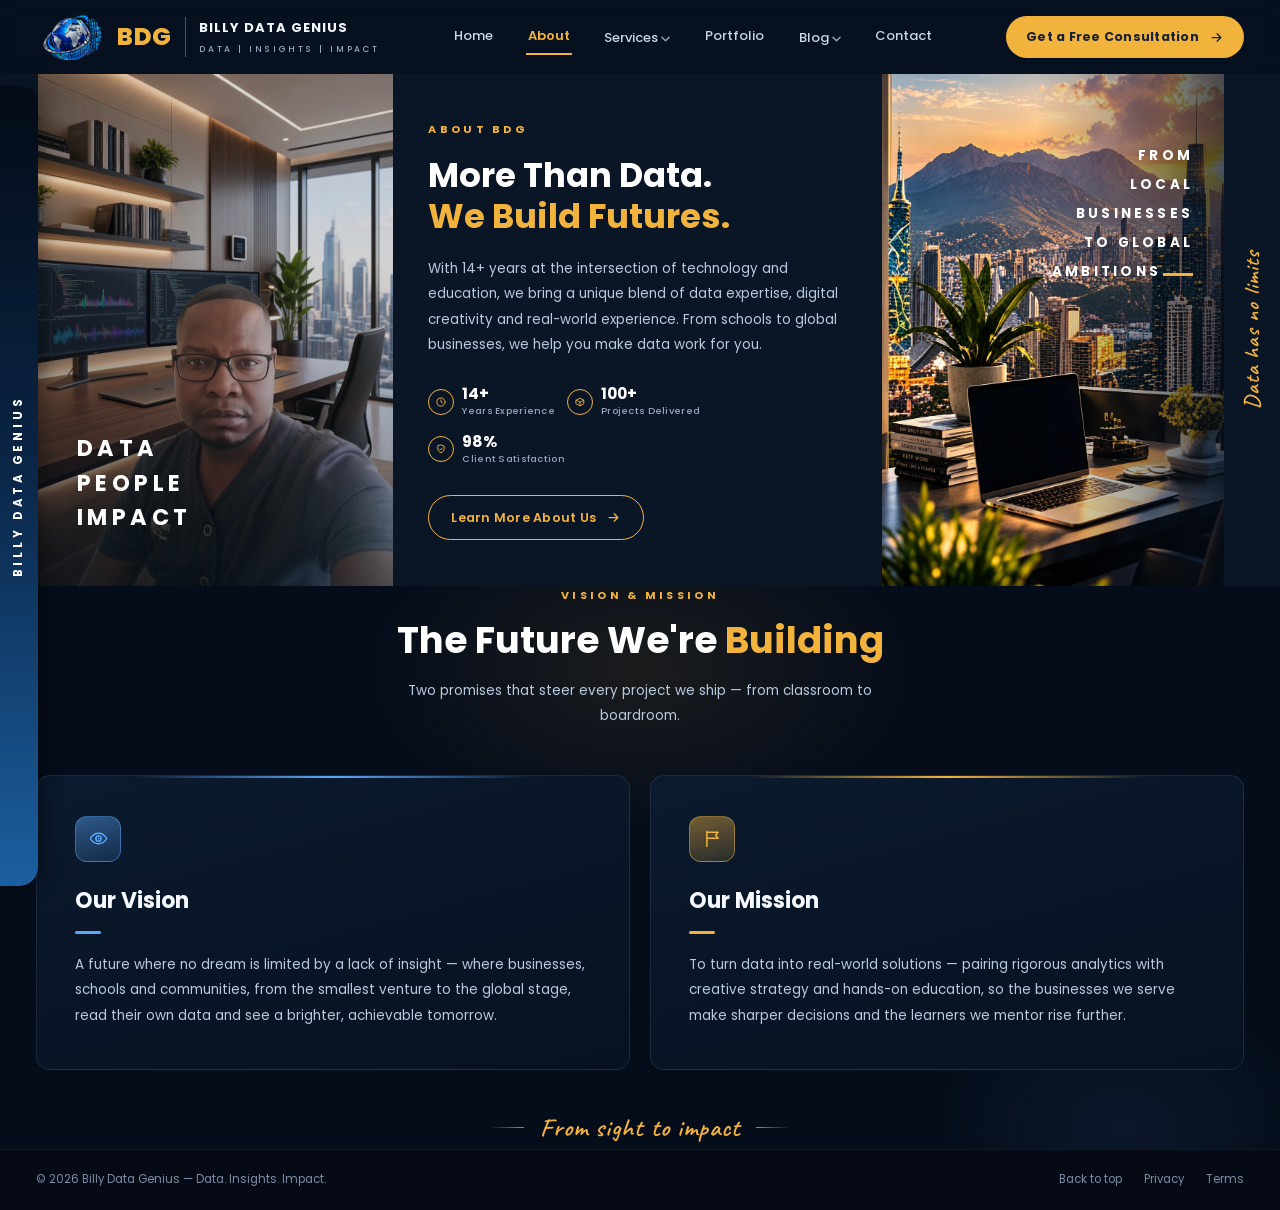
<file: about.html>
<!DOCTYPE html>
<html lang="en">
<head>
<meta charset="utf-8">
<meta name="viewport" content="width=device-width, initial-scale=1">
<title>About Billy Data Genius — Data. People. Impact.</title>
<meta name="description" content="With 14+ years at the intersection of technology and education, Billy Data Genius helps schools and businesses make data work for them.">
<link rel="icon" type="image/png" href="images/favicon.png">
<link rel="preconnect" href="https://fonts.googleapis.com">
<link rel="preconnect" href="https://fonts.gstatic.com" crossorigin>
<link href="https://fonts.googleapis.com/css2?family=Poppins:wght@400;500;600;700;800&family=Caveat:wght@600;700&display=swap" rel="stylesheet">
<script>document.documentElement.classList.add('js')</script>
<link rel="stylesheet" href="styles.css">
</head>
<body id="top">

<!-- ===================== HEADER ===================== -->
<header class="site-header" id="siteHeader">
  <div class="wrap header-inner">
    <a class="brand" href="index.html" aria-label="Billy Data Genius — home">
      <img src="images/logo-emblem.png" alt="BDG globe emblem">
      <span class="brand-bdg">BDG</span>
      <span class="brand-lines">
        <b>BILLY DATA GENIUS</b>
        <span>DATA&nbsp;|&nbsp;INSIGHTS&nbsp;|&nbsp;IMPACT</span>
      </span>
    </a>
    <nav class="main-nav" aria-label="Primary">
      <a href="index.html">Home</a>
      <a href="about.html" class="active">About</a>
      <div class="nav-drop">
        <a href="services.html">Services<svg class="drop-caret" viewBox="0 0 10 6" aria-hidden="true"><path d="M1 1l4 4 4-4"/></svg></a>
        <div class="nav-menu">
          <span class="menu-head">Our Services</span>
          <a href="services.html">All Services</a>
          <a href="services.html#svc-analytics">Data Sciences &amp; Analytics</a>
          <a href="services.html#svc-marketing">Digital Marketing</a>
          <a href="services.html#svc-web">Web Development</a>
          <a href="services.html#svc-brand">Brand Strategy</a>
          <a href="services.html#svc-design">Graphic Design</a>
        </div>
      </div>
      <a href="portfolio.html">Portfolio</a>
      <div class="nav-drop">
        <a href="blog.html">Blog<svg class="drop-caret" viewBox="0 0 10 6" aria-hidden="true"><path d="M1 1l4 4 4-4"/></svg></a>
        <div class="nav-menu">
          <span class="menu-head">From the Blog</span>
          <a href="blog.html">All Posts</a>
          <a href="blog/data-into-solutions.html">Why I Built Billy Data Genius</a>
          <a href="blog/data-is-a-language.html">Data Is a Language</a>
          <a href="blog/classroom-to-code.html">From Classroom to Code</a>
        </div>
      </div>
      <a href="contact.html">Contact</a>
    </nav>
    <a href="consult.html" class="btn btn-gold header-cta" style="font-size:12.5px; padding:10px 20px">
      Get a Free Consultation
      <svg class="arr" viewBox="0 0 24 24"><path d="M5 12h14M13 6l6 6-6 6"/></svg>
    </a>
    <button class="nav-toggle" id="navToggle" aria-expanded="false" aria-controls="mobileNav" aria-label="Toggle menu">
      <span class="bars"></span>
    </button>
  </div>
  <nav class="mobile-nav" id="mobileNav" aria-label="Mobile">
    <a href="index.html">Home</a>
    <a href="about.html" class="active">About</a>
    <a href="services.html">Services</a>
    <a href="portfolio.html">Portfolio</a>
    <a href="blog.html">Blog</a>
    <a href="contact.html">Contact</a>
    <a href="consult.html" style="color:var(--gold); font-weight:600">Get a Free Consultation →</a>
  </nav>
</header>

<main class="sub">

<!-- ===================== ABOUT ===================== -->
<section class="about-band" id="about" aria-label="About BDG">
  <div class="panel panel-1">
    <img src="images/about-impact-portrait.jpg" alt="The Billy Data Genius founder at his desk — dual monitors showing data dashboards, warm office lighting and the city skyline behind him">
    <p class="band-caption">Data<br>People<br>Impact</p>
  </div>
  <div class="panel about-panel">
    <p class="eyebrow gold">About BDG</p>
    <h2>More Than Data.<br><span class="gold-text">We Build Futures.</span></h2>
    <p class="about-copy">With 14+ years at the intersection of technology and education, we bring a unique
      blend of data expertise, digital creativity and real-world experience. From schools to global
      businesses, we help you make data work for you.</p>
    <div class="stats">
      <div class="stat">
        <span class="stat-ico" aria-hidden="true"><svg viewBox="0 0 24 24"><circle cx="12" cy="12" r="8.2"/><path d="M12 7.6v4.4l3 1.8"/></svg></span>
        <span><b>14+</b><small>Years Experience</small></span>
      </div>
      <div class="stat">
        <span class="stat-ico" aria-hidden="true"><svg viewBox="0 0 24 24"><path d="M4.5 8.4 12 4.4l7.5 4v7.2L12 19.6l-7.5-4z"/><path d="M4.5 8.4 12 12.4l7.5-4"/><path d="M12 12.4v7.2"/></svg></span>
        <span><b>100+</b><small>Projects Delivered</small></span>
      </div>
      <div class="stat">
        <span class="stat-ico" aria-hidden="true"><svg viewBox="0 0 24 24"><path d="M12 3.8l6.4 2.5v5c0 4.1-2.7 6.8-6.4 8.3-3.7-1.5-6.4-4.2-6.4-8.3v-5z"/><path d="M9.2 11.8l2 2 3.8-4"/></svg></span>
        <span><b>98%</b><small>Client Satisfaction</small></span>
      </div>
    </div>
    <a href="portfolio.html" class="btn btn-outline-gold">
      Learn More About Us
      <svg class="arr" viewBox="0 0 24 24"><path d="M5 12h14M13 6l6 6-6 6"/></svg>
    </a>
  </div>
  <div class="panel panel-3">
    <div class="img-wrap">
      <img src="images/about-global-city.jpg" alt="A desk with a laptop overlooking a city skyline and mountains at sunset">
    </div>
    <p class="ambition">From<br>Local<br>Businesses<br>To Global<br>Ambitions</p>
  </div>
  <div class="panel script-strip" aria-hidden="true">
    <span>Data has no limits</span>
  </div>
</section>

<!-- ===================== VISION & MISSION ===================== -->
<section class="vm" id="vision" aria-label="Our vision and mission">
  <div class="wrap vm-inner">
    <div class="vm-head reveal">
      <p class="eyebrow gold">Vision & Mission</p>
      <h2>The Future We're <span class="gold-text">Building</span></h2>
      <p class="vm-sub">Two promises that steer every project we ship — from classroom to boardroom.</p>
    </div>
    <div class="vm-grid">
      <article class="vm-card reveal" style="--ac:#5AA9FF; --ac-soft:rgba(90,169,255,.45)">
        <span class="vm-ico" aria-hidden="true">
          <svg viewBox="0 0 24 24"><path d="M2.6 12S6.1 6 12 6s9.4 6 9.4 6-3.5 6-9.4 6-9.4-6-9.4-6z"/><circle cx="12" cy="12" r="3"/><circle class="fill" cx="12" cy="12" r="1"/></svg>
        </span>
        <h3>Our Vision</h3>
        <p class="vm-copy">A future where no dream is limited by a lack of insight — where businesses, schools and
          communities, from the smallest venture to the global stage, read their own data and see a brighter,
          achievable tomorrow.</p>
      </article>
      <article class="vm-card reveal" style="--ac:#F2B33D; --ac-soft:rgba(242,179,61,.45)">
        <span class="vm-ico" aria-hidden="true">
          <svg viewBox="0 0 24 24"><path d="M5.6 21V4"/><path d="M5.6 4.8h12.8l-2.8 3.4 2.8 3.4H5.6"/></svg>
        </span>
        <h3>Our Mission</h3>
        <p class="vm-copy">To turn data into real-world solutions — pairing rigorous analytics with creative
          strategy and hands-on education, so the businesses we serve make sharper decisions and the learners
          we mentor rise further.</p>
      </article>
    </div>
    <p class="vm-quote">From sight to impact</p>
  </div>
</section>

</main>

<!-- ===================== FOOTER ===================== -->
<footer class="site-footer">
  <div class="wrap footer-inner">
    <small>© 2026 Billy Data Genius — Data. Insights. Impact.</small>
    <nav class="footer-links" aria-label="Footer">
      <a href="#top">Back to top</a>
      <a href="contact.html">Privacy</a>
      <a href="contact.html">Terms</a>
    </nav>
  </div>
</footer>

<script src="site.js"></script>
</body>
</html>
</file>
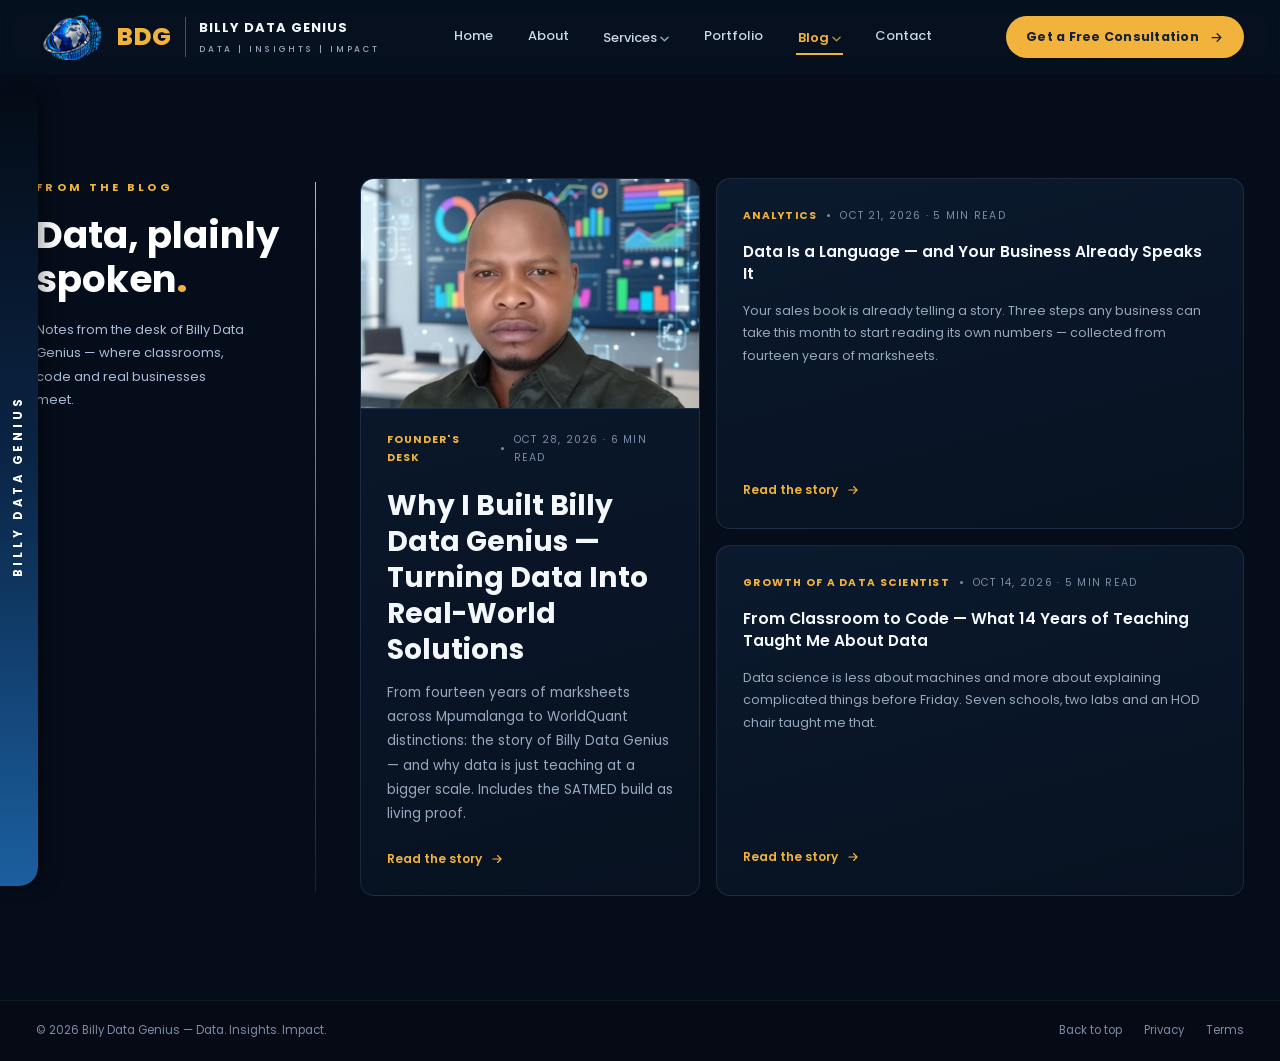
<file: blog.html>
<!DOCTYPE html>
<html lang="en">
<head>
<meta charset="utf-8">
<meta name="viewport" content="width=device-width, initial-scale=1">
<title>Blog — Billy Data Genius</title>
<meta name="description" content="Data, plainly spoken — notes from the desk of Billy Data Genius, where classrooms, code and real businesses meet.">
<link rel="icon" type="image/png" href="images/favicon.png">
<link rel="preconnect" href="https://fonts.googleapis.com">
<link rel="preconnect" href="https://fonts.gstatic.com" crossorigin>
<link href="https://fonts.googleapis.com/css2?family=Poppins:wght@400;500;600;700;800&family=Caveat:wght@600;700&display=swap" rel="stylesheet">
<script>document.documentElement.classList.add('js')</script>
<link rel="stylesheet" href="styles.css">
</head>
<body id="top">

<!-- ===================== HEADER ===================== -->
<header class="site-header" id="siteHeader">
  <div class="wrap header-inner">
    <a class="brand" href="index.html" aria-label="Billy Data Genius — home">
      <img src="images/logo-emblem.png" alt="BDG globe emblem">
      <span class="brand-bdg">BDG</span>
      <span class="brand-lines">
        <b>BILLY DATA GENIUS</b>
        <span>DATA&nbsp;|&nbsp;INSIGHTS&nbsp;|&nbsp;IMPACT</span>
      </span>
    </a>
    <nav class="main-nav" aria-label="Primary">
      <a href="index.html">Home</a>
      <a href="about.html">About</a>
      <div class="nav-drop">
        <a href="services.html">Services<svg class="drop-caret" viewBox="0 0 10 6" aria-hidden="true"><path d="M1 1l4 4 4-4"/></svg></a>
        <div class="nav-menu">
          <span class="menu-head">Our Services</span>
          <a href="services.html">All Services</a>
          <a href="services.html#svc-analytics">Data Sciences &amp; Analytics</a>
          <a href="services.html#svc-marketing">Digital Marketing</a>
          <a href="services.html#svc-web">Web Development</a>
          <a href="services.html#svc-brand">Brand Strategy</a>
          <a href="services.html#svc-design">Graphic Design</a>
        </div>
      </div>
      <a href="portfolio.html">Portfolio</a>
      <div class="nav-drop">
        <a href="blog.html" class="active">Blog<svg class="drop-caret" viewBox="0 0 10 6" aria-hidden="true"><path d="M1 1l4 4 4-4"/></svg></a>
        <div class="nav-menu">
          <span class="menu-head">From the Blog</span>
          <a href="blog.html">All Posts</a>
          <a href="blog/data-into-solutions.html">Why I Built Billy Data Genius</a>
          <a href="blog/data-is-a-language.html">Data Is a Language</a>
          <a href="blog/classroom-to-code.html">From Classroom to Code</a>
        </div>
      </div>
      <a href="contact.html">Contact</a>
    </nav>
    <a href="consult.html" class="btn btn-gold header-cta" style="font-size:12.5px; padding:10px 20px">
      Get a Free Consultation
      <svg class="arr" viewBox="0 0 24 24"><path d="M5 12h14M13 6l6 6-6 6"/></svg>
    </a>
    <button class="nav-toggle" id="navToggle" aria-expanded="false" aria-controls="mobileNav" aria-label="Toggle menu">
      <span class="bars"></span>
    </button>
  </div>
  <nav class="mobile-nav" id="mobileNav" aria-label="Mobile">
    <a href="index.html">Home</a>
    <a href="about.html">About</a>
    <a href="services.html">Services</a>
    <a href="portfolio.html">Portfolio</a>
    <a href="blog.html" class="active">Blog</a>
    <a href="contact.html">Contact</a>
    <a href="consult.html" style="color:var(--gold); font-weight:600">Get a Free Consultation →</a>
  </nav>
</header>

<main class="sub">

<!-- ===================== BLOG ===================== -->
<section class="blog" id="blog" aria-label="From the blog">
  <div class="wrap blog-inner">
    <div class="blog-head reveal">
      <p class="eyebrow gold">From the Blog</p>
      <h2>Data, plainly<br>spoken<span class="gold-text">.</span></h2>
      <p class="blog-sub">Notes from the desk of Billy Data Genius — where classrooms, code and real businesses meet.</p>
    </div>
    <div class="blog-grid">
      <a class="post-card post-featured reveal" href="blog/data-into-solutions.html">
        <figure class="post-img">
          <img src="images/blog-billy-dashboards.jpg" alt="Blessing "Billy" Bhobho, founder of Billy Data Genius, before a wall of live data dashboards" loading="lazy" decoding="async">
        </figure>
        <div class="post-body">
          <div class="post-meta">
            <span class="post-tag">Founder's Desk</span>
            <span class="post-dot" aria-hidden="true"></span>
            <span class="post-date">Oct 28, 2026 · 6 min read</span>
          </div>
          <h3>Why I Built Billy Data Genius — Turning Data Into Real-World Solutions</h3>
          <p class="post-ex">From fourteen years of marksheets across Mpumalanga to WorldQuant distinctions: the story of
            Billy Data Genius — and why data is just teaching at a bigger scale. Includes the SATMED build as living proof.</p>
          <span class="post-read">Read the story
            <svg viewBox="0 0 24 24"><path d="M5 12h14M13 6l6 6-6 6"/></svg>
          </span>
        </div>
      </a>
      <a class="post-card reveal" href="blog/data-is-a-language.html">
        <div class="post-meta">
          <span class="post-tag">Analytics</span>
          <span class="post-dot" aria-hidden="true"></span>
          <span class="post-date">Oct 21, 2026 · 5 min read</span>
        </div>
        <h3>Data Is a Language — and Your Business Already Speaks It</h3>
        <p class="post-ex">Your sales book is already telling a story. Three steps any business can take this month to
          start reading its own numbers — collected from fourteen years of marksheets.</p>
        <span class="post-read">Read the story
          <svg viewBox="0 0 24 24"><path d="M5 12h14M13 6l6 6-6 6"/></svg>
        </span>
      </a>
      <a class="post-card reveal" href="blog/classroom-to-code.html">
        <div class="post-meta">
          <span class="post-tag">Growth of a Data Scientist</span>
          <span class="post-dot" aria-hidden="true"></span>
          <span class="post-date">Oct 14, 2026 · 5 min read</span>
        </div>
        <h3>From Classroom to Code — What 14 Years of Teaching Taught Me About Data</h3>
        <p class="post-ex">Data science is less about machines and more about explaining complicated things before
          Friday. Seven schools, two labs and an HOD chair taught me that.</p>
        <span class="post-read">Read the story
          <svg viewBox="0 0 24 24"><path d="M5 12h14M13 6l6 6-6 6"/></svg>
        </span>
      </a>
    </div>
  </div>
</section>

</main>

<!-- ===================== FOOTER ===================== -->
<footer class="site-footer">
  <div class="wrap footer-inner">
    <small>© 2026 Billy Data Genius — Data. Insights. Impact.</small>
    <nav class="footer-links" aria-label="Footer">
      <a href="#top">Back to top</a>
      <a href="contact.html">Privacy</a>
      <a href="contact.html">Terms</a>
    </nav>
  </div>
</footer>

<script src="site.js"></script>
</body>
</html>
</file>
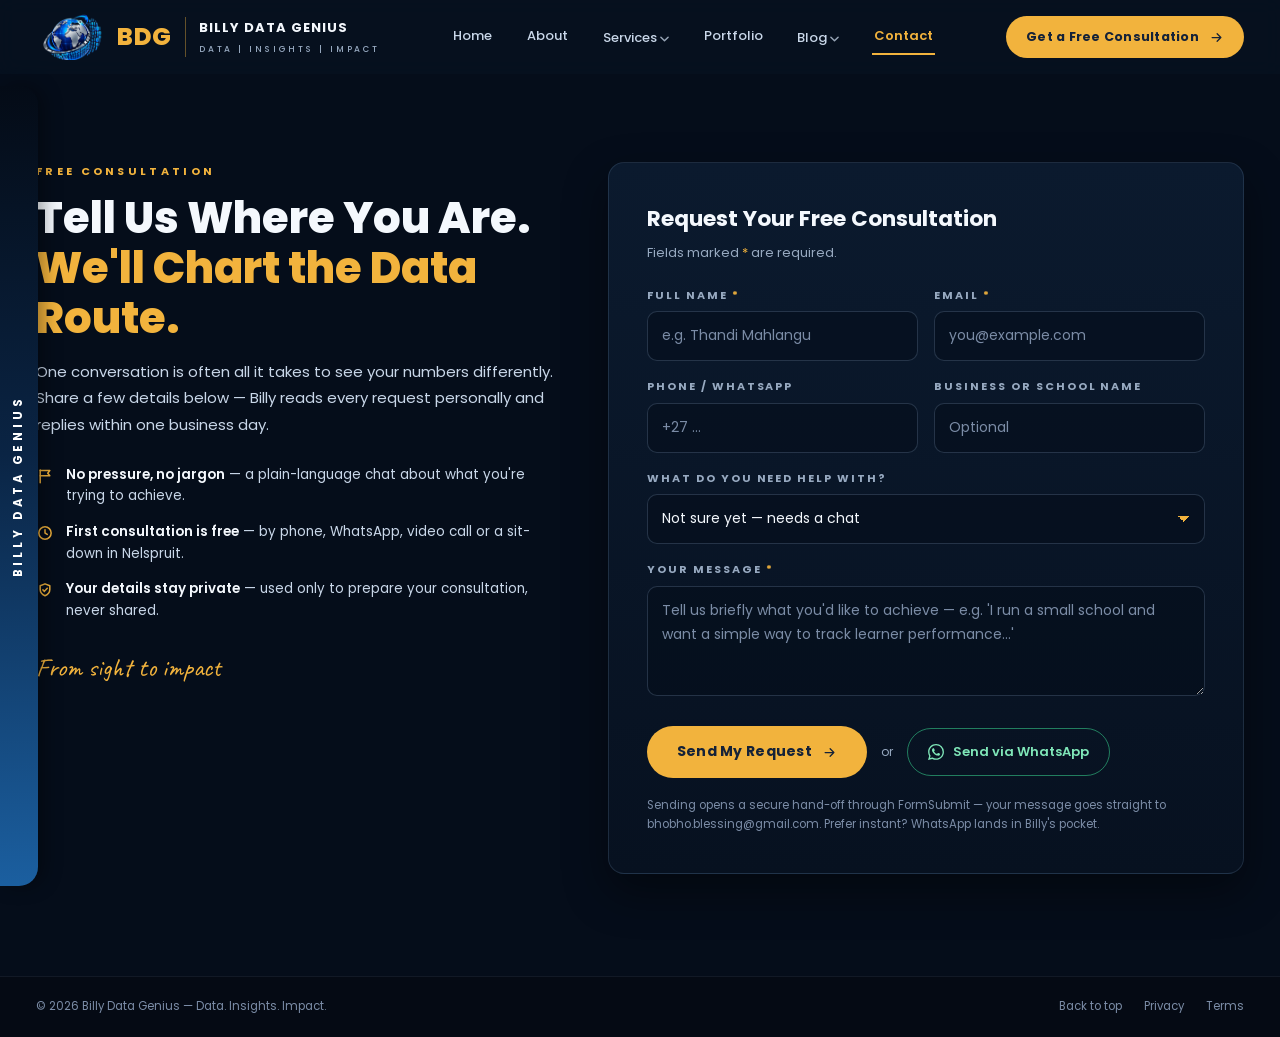
<file: consult.html>
<!DOCTYPE html>
<html lang="en">
<head>
<meta charset="utf-8">
<meta name="viewport" content="width=device-width, initial-scale=1">
<title>Free Consultation — Billy Data Genius</title>
<meta name="description" content="Request a free data consultation with Billy Data Genius — tell us where you are and we'll show you where data can take you. Reply within one business day.">
<link rel="icon" type="image/png" href="images/favicon.png">
<link rel="preconnect" href="https://fonts.googleapis.com">
<link rel="preconnect" href="https://fonts.gstatic.com" crossorigin>
<link href="https://fonts.googleapis.com/css2?family=Poppins:wght@400;500;600;700;800&family=Caveat:wght@600;700&display=swap" rel="stylesheet">
<script>document.documentElement.classList.add('js')</script>
<link rel="stylesheet" href="styles.css">
<style>
/* ================= consultation form (page-scoped) ================= */
.form-sec{padding:clamp(56px,7vw,88px) 0 clamp(64px,8vw,104px)}
.form-grid{display:grid; grid-template-columns:minmax(280px,.9fr) 1.1fr; gap:clamp(28px,4vw,56px); align-items:start}
.form-intro h2{font-size:clamp(1.9rem,3.6vw,2.7rem); font-weight:800; line-height:1.16; margin-top:12px}
.form-intro .form-lede{margin-top:16px; color:var(--text-2); font-size:15px; line-height:1.75}
.form-notes{margin-top:26px; display:flex; flex-direction:column; gap:14px}
.form-note{display:flex; gap:12px; align-items:flex-start; color:var(--text-2); font-size:13.5px; line-height:1.6}
.form-note svg{width:18px; height:18px; stroke:var(--gold); stroke-width:2; fill:none; stroke-linecap:round; stroke-linejoin:round; flex-shrink:0; margin-top:3px}
.form-note b{color:var(--text-hi); font-weight:600}
.form-quote{margin-top:30px; font-family:var(--script); font-size:26px; color:var(--gold); line-height:1.3}

.form-card{
  background:linear-gradient(180deg, var(--card-a), var(--card-b));
  border:1px solid rgba(146,178,214,.16); border-radius:16px;
  box-shadow:var(--shadow-card); padding:clamp(24px,3.4vw,38px);
}
.form-head{margin-bottom:22px}
.form-head h3{font-size:1.35rem; font-weight:700}
.form-head p{font-size:13px; color:var(--muted); margin-top:4px}
.f-grid{display:grid; grid-template-columns:1fr 1fr; gap:16px}
.f-grid .full{grid-column:1/-1}
.field label{display:block; font-size:11px; font-weight:700; letter-spacing:.18em; text-transform:uppercase; color:var(--muted); margin-bottom:7px}
.field label em{color:var(--gold); font-style:normal}
.field input, .field select, .field textarea{
  width:100%; padding:12px 14px; border-radius:10px; color:var(--text-hi);
  background:rgba(5,13,26,.55); border:1px solid rgba(146,178,214,.22);
  font:inherit; font-size:14px; transition:border-color .2s, box-shadow .2s;
}
.field textarea{min-height:110px; resize:vertical}
.field select{appearance:none; -webkit-appearance:none; cursor:pointer;
  background-image:linear-gradient(45deg, transparent 50%, var(--gold) 50%), linear-gradient(135deg, var(--gold) 50%, transparent 50%);
  background-position:calc(100% - 20px) 50%, calc(100% - 14px) 50%;
  background-size:6px 6px, 6px 6px; background-repeat:no-repeat}
.field select option{background:#0A1729; color:var(--text-hi)}
.field input:focus, .field select:focus, .field textarea:focus{
  outline:none; border-color:var(--gold); box-shadow:0 0 0 3px rgba(242,179,61,.18)}
.field ::placeholder{color:var(--muted-2)}
.f-actions{grid-column:1/-1; display:flex; align-items:center; gap:14px; flex-wrap:wrap; margin-top:6px}
.f-actions .btn-gold{padding:14px 30px; font-size:14px}
.f-or{font-size:12px; color:var(--muted)}
.btn-wa{display:inline-flex; align-items:center; gap:9px; padding:12px 20px; border-radius:999px;
  border:1.5px solid rgba(55,214,144,.55); color:#7FE6B8; font-size:13px; font-weight:600; transition:.2s}
.btn-wa:hover{background:rgba(55,214,144,.12); border-color:#37D690}
.btn-wa svg{width:16px; height:16px; fill:currentColor}
.f-privacy{grid-column:1/-1; font-size:11.5px; color:var(--muted-2); margin-top:2px}

.form-success{display:none; text-align:center; padding:26px 8px}
.form-success.show{display:block}
.fs-ico{width:64px; height:64px; margin:0 auto 18px; border-radius:50%;
  background:rgba(242,179,61,.14); border:1.5px solid rgba(242,179,61,.5);
  display:flex; align-items:center; justify-content:center}
.fs-ico svg{width:28px; height:28px; stroke:var(--gold); stroke-width:2.4; fill:none; stroke-linecap:round; stroke-linejoin:round}
.form-success h3{font-size:1.4rem; font-weight:700}
.form-success p{color:var(--text-2); font-size:13.5px; line-height:1.7; margin:10px auto 0; max-width:420px}
.form-success .btn{margin-top:22px}

@media (max-width:900px){
  .form-grid{grid-template-columns:1fr}
  .form-intro{max-width:560px}
}
@media (max-width:640px){
  .f-grid{grid-template-columns:1fr}
  .form-card{padding:22px 18px}
}
</style>
</head>
<body id="top">

<!-- ===================== HEADER ===================== -->
<header class="site-header" id="siteHeader">
  <div class="wrap header-inner">
    <a class="brand" href="index.html" aria-label="Billy Data Genius — home">
      <img src="images/logo-emblem.png" alt="BDG globe emblem">
      <span class="brand-bdg">BDG</span>
      <span class="brand-lines">
        <b>BILLY DATA GENIUS</b>
        <span>DATA&nbsp;|&nbsp;INSIGHTS&nbsp;|&nbsp;IMPACT</span>
      </span>
    </a>
    <nav class="main-nav" aria-label="Primary">
      <a href="index.html">Home</a>
      <a href="about.html">About</a>
      <div class="nav-drop">
        <a href="services.html">Services<svg class="drop-caret" viewBox="0 0 10 6" aria-hidden="true"><path d="M1 1l4 4 4-4"/></svg></a>
        <div class="nav-menu">
          <span class="menu-head">Our Services</span>
          <a href="services.html">All Services</a>
          <a href="services.html#svc-analytics">Data Sciences &amp; Analytics</a>
          <a href="services.html#svc-marketing">Digital Marketing</a>
          <a href="services.html#svc-web">Web Development</a>
          <a href="services.html#svc-brand">Brand Strategy</a>
          <a href="services.html#svc-design">Graphic Design</a>
        </div>
      </div>
      <a href="portfolio.html">Portfolio</a>
      <div class="nav-drop">
        <a href="blog.html">Blog<svg class="drop-caret" viewBox="0 0 10 6" aria-hidden="true"><path d="M1 1l4 4 4-4"/></svg></a>
        <div class="nav-menu">
          <span class="menu-head">From the Blog</span>
          <a href="blog.html">All Posts</a>
          <a href="blog/data-into-solutions.html">Why I Built Billy Data Genius</a>
          <a href="blog/data-is-a-language.html">Data Is a Language</a>
          <a href="blog/classroom-to-code.html">From Classroom to Code</a>
        </div>
      </div>
      <a href="contact.html" class="active">Contact</a>
    </nav>
    <a href="consult.html" class="btn btn-gold header-cta" style="font-size:12.5px; padding:10px 20px; flex-shrink:0">
      Get a Free Consultation
      <svg class="arr" viewBox="0 0 24 24"><path d="M5 12h14M13 6l6 6-6 6"/></svg>
    </a>
    <button class="nav-toggle" id="navToggle" aria-expanded="false" aria-controls="mobileNav" aria-label="Toggle menu">
      <span class="bars"></span>
    </button>
  </div>
  <nav class="mobile-nav" id="mobileNav" aria-label="Mobile">
    <a href="index.html">Home</a>
    <a href="about.html">About</a>
    <a href="services.html">Services</a>
    <a href="portfolio.html">Portfolio</a>
    <a href="blog.html">Blog</a>
    <a href="contact.html">Contact</a>
    <a href="consult.html" style="color:var(--gold); font-weight:600">Get a Free Consultation →</a>
  </nav>
</header>

<main class="sub">
<!-- ===================== CONSULTATION FORM ===================== -->
<section class="form-sec" aria-label="Free consultation request">
  <div class="wrap form-grid">
    <div class="form-intro reveal in">
      <p class="eyebrow gold">Free Consultation</p>
      <h2>Tell Us Where You Are.<br><span class="gold-text">We'll Chart the Data Route.</span></h2>
      <p class="form-lede">One conversation is often all it takes to see your numbers differently. Share a few
        details below — Billy reads every request personally and replies within one business day.</p>
      <div class="form-notes">
        <p class="form-note"><svg viewBox="0 0 24 24"><path d="M5.6 21V4"/><path d="M5.6 4.8h12.8l-2.8 3.4 2.8 3.4H5.6"/></svg><span><b>No pressure, no jargon</b> — a plain-language chat about what you're trying to achieve.</span></p>
        <p class="form-note"><svg viewBox="0 0 24 24"><circle cx="12" cy="12" r="8.2"/><path d="M12 7.6v4.4l3 1.8"/></svg><span><b>First consultation is free</b> — by phone, WhatsApp, video call or a sit-down in Nelspruit.</span></p>
        <p class="form-note"><svg viewBox="0 0 24 24"><path d="M12 3.8l6.4 2.5v5c0 4.1-2.7 6.8-6.4 8.3-3.7-1.5-6.4-4.2-6.4-8.3v-5z"/><path d="M9.2 11.8l2 2 3.8-4"/></svg><span><b>Your details stay private</b> — used only to prepare your consultation, never shared.</span></p>
      </div>
      <p class="form-quote">From sight to impact</p>
    </div>
    <div class="form-card reveal in">
      <form id="consultForm" action="https://formsubmit.co/bhobho.blessing@gmail.com" method="POST">
        <input type="hidden" name="_subject" value="New consultation request — billydatagenius.github.io">
        <input type="hidden" name="_template" value="table">
        <input type="hidden" name="_captcha" value="false">
        <input type="text" name="_honey" style="display:none" tabindex="-1" autocomplete="off">
        <input type="hidden" name="_autoresponse" value="Thank you for reaching out to Billy Data Genius! Billy has your request and will reply within one business day. For anything urgent: +27 81 0606 050 (phone or WhatsApp).">
        <input type="hidden" name="_next" value="https://billydatagenius.github.io/consult.html?sent=1">
        <div class="form-head">
          <h3>Request Your Free Consultation</h3>
          <p>Fields marked <span style="color:var(--gold)">*</span> are required.</p>
        </div>
        <div class="f-grid">
          <div class="field">
            <label for="fName">Full name <em>*</em></label>
            <input id="fName" name="name" type="text" required autocomplete="name" placeholder="e.g. Thandi Mahlangu">
          </div>
          <div class="field">
            <label for="fEmail">Email <em>*</em></label>
            <input id="fEmail" name="email" type="email" required autocomplete="email" placeholder="you@example.com">
          </div>
          <div class="field">
            <label for="fPhone">Phone / WhatsApp</label>
            <input id="fPhone" name="phone" type="tel" autocomplete="tel" placeholder="+27 …">
          </div>
          <div class="field">
            <label for="fOrg">Business or school name</label>
            <input id="fOrg" name="organisation" type="text" placeholder="Optional">
          </div>
          <div class="field full">
            <label for="fService">What do you need help with?</label>
            <select id="fService" name="service">
              <option value="Not sure yet — needs a chat">Not sure yet — needs a chat</option>
              <option value="Data Sciences & Analytics">Data Sciences &amp; Analytics</option>
              <option value="Digital Marketing">Digital Marketing</option>
              <option value="Web Development">Web Development</option>
              <option value="Brand Strategy">Brand Strategy</option>
              <option value="Graphic Design">Graphic Design</option>
            </select>
          </div>
          <div class="field full">
            <label for="fMsg">Your message <em>*</em></label>
            <textarea id="fMsg" name="message" required placeholder="Tell us briefly what you'd like to achieve — e.g. 'I run a small school and want a simple way to track learner performance…'"></textarea>
          </div>
          <div class="f-actions">
            <button type="submit" class="btn btn-gold">
              Send My Request
              <svg class="arr" viewBox="0 0 24 24"><path d="M5 12h14M13 6l6 6-6 6"/></svg>
            </button>
            <span class="f-or">or</span>
            <button type="button" class="btn-wa" id="waSend" title="Send the same details via WhatsApp">
              <svg viewBox="0 0 24 24" aria-hidden="true"><path d="M17.472 14.382c-.297-.149-1.758-.867-2.03-.967-.273-.099-.471-.148-.67.15-.197.297-.767.966-.94 1.164-.173.199-.347.223-.644.075-.297-.15-1.255-.463-2.39-1.475-.883-.788-1.48-1.761-1.653-2.059-.173-.297-.018-.458.13-.606.134-.133.298-.347.446-.52.149-.174.198-.298.298-.497.099-.198.05-.371-.025-.52-.075-.149-.669-1.612-.916-2.207-.242-.579-.487-.5-.669-.51-.173-.008-.371-.01-.57-.01-.198 0-.52.074-.792.372-.272.297-1.04 1.016-1.04 2.479 0 1.462 1.065 2.875 1.213 3.074.149.198 2.096 3.2 5.077 4.487.709.306 1.262.489 1.694.625.712.227 1.36.195 1.871.118.571-.085 1.758-.719 2.006-1.413.248-.694.248-1.289.173-1.413-.074-.124-.272-.198-.57-.347m-5.421 7.403h-.004a9.87 9.87 0 0 1-5.031-1.378l-.361-.214-3.741.982.998-3.648-.235-.374a9.86 9.86 0 0 1-1.51-5.26c.001-5.45 4.436-9.884 9.888-9.884 2.64 0 5.122 1.03 6.988 2.898a9.825 9.825 0 0 1 2.893 6.994c-.003 5.45-4.437 9.885-9.885 9.885m8.413-18.297A11.815 11.815 0 0 0 12.05 0C5.495 0 .16 5.335.157 11.892c0 2.096.547 4.142 1.588 5.945L.057 24l6.305-1.654a11.882 11.882 0 0 0 5.683 1.448h.005c6.554 0 11.89-5.335 11.89-11.893a11.82 11.82 0 0 0-3.48-8.413z"/></svg>
              Send via WhatsApp
            </button>
          </div>
          <p class="f-privacy">Sending opens a secure hand-off through FormSubmit — your message goes straight to bhobho.blessing@gmail.com. Prefer instant? WhatsApp lands in Billy's pocket.</p>
        </div>
      </form>
      <div class="form-success" id="formSuccess" role="status">
        <div class="fs-ico"><svg viewBox="0 0 24 24"><path d="M4.5 12.5l5 5 10-11"/></svg></div>
        <h3>Request Received!</h3>
        <p>Thank you — Billy has your consultation request and will reply within <b>one business day</b>. Want to talk right now? Tap the button below and open a WhatsApp chat.</p>
        <a class="btn-wa" href="https://wa.me/27810606050?text=Hi%20Billy%20Data%20Genius!%20I%20just%20sent%20a%20consultation%20request%20through%20your%20website." target="_blank" rel="noopener">
          <svg viewBox="0 0 24 24" aria-hidden="true"><path d="M17.472 14.382c-.297-.149-1.758-.867-2.03-.967-.273-.099-.471-.148-.67.15-.197.297-.767.966-.94 1.164-.173.199-.347.223-.644.075-.297-.15-1.255-.463-2.39-1.475-.883-.788-1.48-1.761-1.653-2.059-.173-.297-.018-.458.13-.606.134-.133.298-.347.446-.52.149-.174.198-.298.298-.497.099-.198.05-.371-.025-.52-.075-.149-.669-1.612-.916-2.207-.242-.579-.487-.5-.669-.51-.173-.008-.371-.01-.57-.01-.198 0-.52.074-.792.372-.272.297-1.04 1.016-1.04 2.479 0 1.462 1.065 2.875 1.213 3.074.149.198 2.096 3.2 5.077 4.487.709.306 1.262.489 1.694.625.712.227 1.36.195 1.871.118.571-.085 1.758-.719 2.006-1.413.248-.694.248-1.289.173-1.413-.074-.124-.272-.198-.57-.347m-5.421 7.403h-.004a9.87 9.87 0 0 1-5.031-1.378l-.361-.214-3.741.982.998-3.648-.235-.374a9.86 9.86 0 0 1-1.51-5.26c.001-5.45 4.436-9.884 9.888-9.884 2.64 0 5.122 1.03 6.988 2.898a9.825 9.825 0 0 1 2.893 6.994c-.003 5.45-4.437 9.885-9.885 9.885m8.413-18.297A11.815 11.815 0 0 0 12.05 0C5.495 0 .16 5.335.157 11.892c0 2.096.547 4.142 1.588 5.945L.057 24l6.305-1.654a11.882 11.882 0 0 0 5.683 1.448h.005c6.554 0 11.89-5.335 11.89-11.893a11.82 11.82 0 0 0-3.48-8.413z"/></svg>
          Chat on WhatsApp now
        </a>
      </div>
    </div>
  </div>
</section>
</main>

<!-- ===================== FOOTER ===================== -->
<footer class="site-footer">
  <div class="wrap footer-inner">
    <small>© 2026 Billy Data Genius — Data. Insights. Impact.</small>
    <nav class="footer-links" aria-label="Footer">
      <a href="#top">Back to top</a>
      <a href="contact.html">Privacy</a>
      <a href="contact.html">Terms</a>
    </nav>
  </div>
</footer>

<script src="site.js"></script>
</body>
</html>
</file>
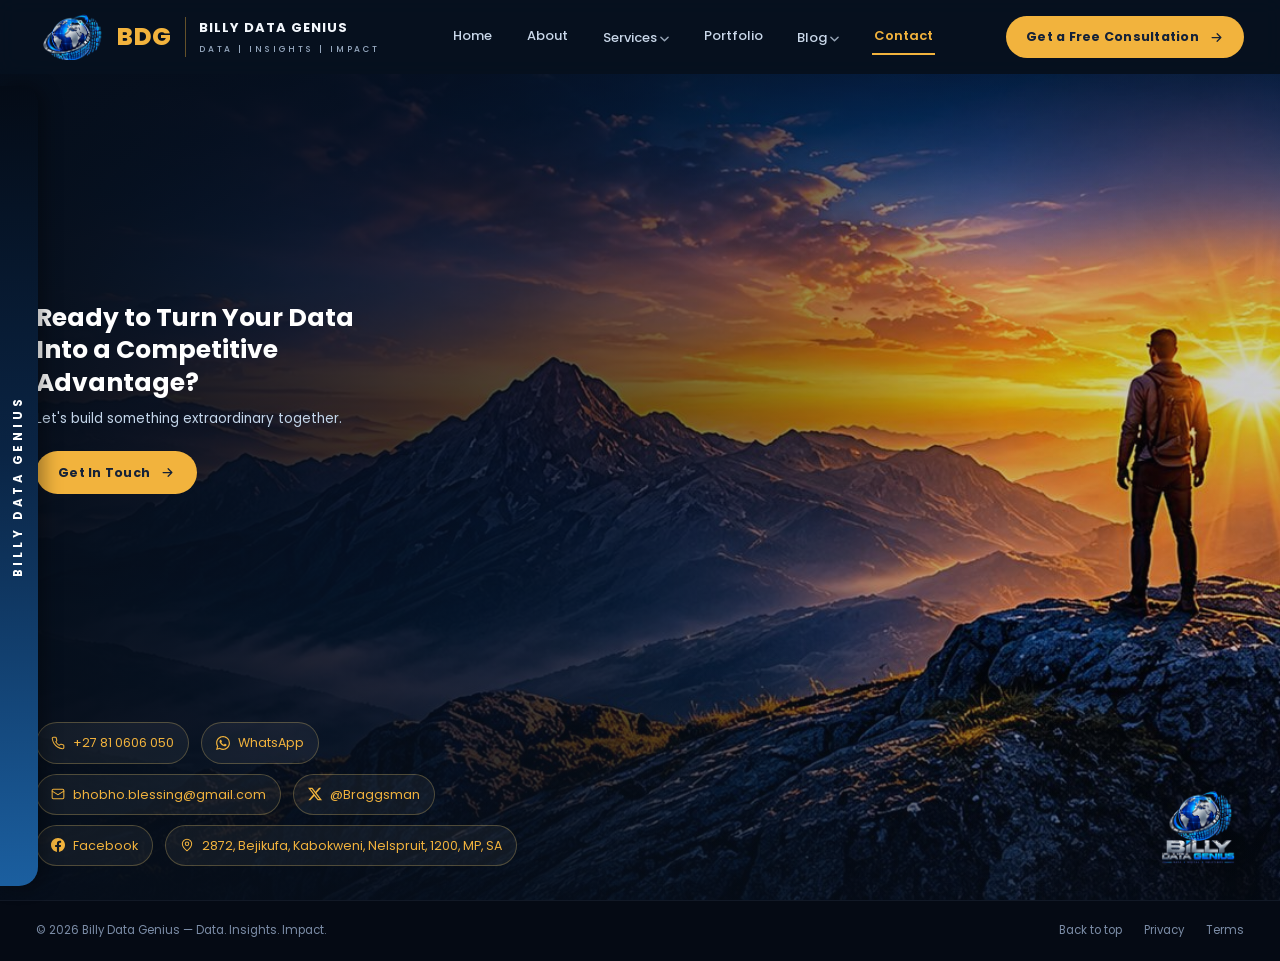
<file: contact.html>
<!DOCTYPE html>
<html lang="en">
<head>
<meta charset="utf-8">
<meta name="viewport" content="width=device-width, initial-scale=1">
<title>Contact Billy Data Genius — Get a Free Consultation</title>
<meta name="description" content="Talk to Billy Data Genius: phone +27 81 0606 050, WhatsApp, bhobho.blessing@gmail.com — Kabokweni, Nelspruit, Mpumalanga.">
<link rel="icon" type="image/png" href="images/favicon.png">
<link rel="preconnect" href="https://fonts.googleapis.com">
<link rel="preconnect" href="https://fonts.gstatic.com" crossorigin>
<link href="https://fonts.googleapis.com/css2?family=Poppins:wght@400;500;600;700;800&family=Caveat:wght@600;700&display=swap" rel="stylesheet">
<script>document.documentElement.classList.add('js')</script>
<link rel="stylesheet" href="styles.css">
</head>
<body id="top">

<!-- ===================== HEADER ===================== -->
<header class="site-header" id="siteHeader">
  <div class="wrap header-inner">
    <a class="brand" href="index.html" aria-label="Billy Data Genius — home">
      <img src="images/logo-emblem.png" alt="BDG globe emblem">
      <span class="brand-bdg">BDG</span>
      <span class="brand-lines">
        <b>BILLY DATA GENIUS</b>
        <span>DATA&nbsp;|&nbsp;INSIGHTS&nbsp;|&nbsp;IMPACT</span>
      </span>
    </a>
    <nav class="main-nav" aria-label="Primary">
      <a href="index.html">Home</a>
      <a href="about.html">About</a>
      <div class="nav-drop">
        <a href="services.html">Services<svg class="drop-caret" viewBox="0 0 10 6" aria-hidden="true"><path d="M1 1l4 4 4-4"/></svg></a>
        <div class="nav-menu">
          <span class="menu-head">Our Services</span>
          <a href="services.html">All Services</a>
          <a href="services.html#svc-analytics">Data Sciences &amp; Analytics</a>
          <a href="services.html#svc-marketing">Digital Marketing</a>
          <a href="services.html#svc-web">Web Development</a>
          <a href="services.html#svc-brand">Brand Strategy</a>
          <a href="services.html#svc-design">Graphic Design</a>
        </div>
      </div>
      <a href="portfolio.html">Portfolio</a>
      <div class="nav-drop">
        <a href="blog.html">Blog<svg class="drop-caret" viewBox="0 0 10 6" aria-hidden="true"><path d="M1 1l4 4 4-4"/></svg></a>
        <div class="nav-menu">
          <span class="menu-head">From the Blog</span>
          <a href="blog.html">All Posts</a>
          <a href="blog/data-into-solutions.html">Why I Built Billy Data Genius</a>
          <a href="blog/data-is-a-language.html">Data Is a Language</a>
          <a href="blog/classroom-to-code.html">From Classroom to Code</a>
        </div>
      </div>
      <a href="contact.html" class="active">Contact</a>
    </nav>
    <a href="consult.html" class="btn btn-gold header-cta" style="font-size:12.5px; padding:10px 20px">
      Get a Free Consultation
      <svg class="arr" viewBox="0 0 24 24"><path d="M5 12h14M13 6l6 6-6 6"/></svg>
    </a>
    <button class="nav-toggle" id="navToggle" aria-expanded="false" aria-controls="mobileNav" aria-label="Toggle menu">
      <span class="bars"></span>
    </button>
  </div>
  <nav class="mobile-nav" id="mobileNav" aria-label="Mobile">
    <a href="index.html">Home</a>
    <a href="about.html">About</a>
    <a href="services.html">Services</a>
    <a href="portfolio.html">Portfolio</a>
    <a href="blog.html">Blog</a>
    <a href="contact.html" class="active">Contact</a>
    <a href="consult.html" style="color:var(--gold); font-weight:600">Get a Free Consultation →</a>
  </nav>
</header>

<main class="sub">

<!-- ===================== CTA ===================== -->
<section class="cta" id="contact" aria-label="Contact">
  <div class="cta-media" role="img" aria-label="A hiker standing on a rocky mountain ridge at a golden sunrise, misty blue peaks behind"></div>
  <div class="wrap cta-inner">
    <div>
      <h2>Ready to Turn Your Data<br>Into a Competitive Advantage?</h2>
      <p class="cta-sub">Let's build something extraordinary together.</p>
      <a href="mailto:bhobho.blessing@gmail.com" class="btn btn-gold">
        Get In Touch
        <svg class="arr" viewBox="0 0 24 24"><path d="M5 12h14M13 6l6 6-6 6"/></svg>
      </a>
      <ul class="contact-chips" aria-label="Contact details">
        <li><a href="tel:+27810606050" title="Call Billy">
          <svg viewBox="0 0 24 24" fill="none" stroke="currentColor" stroke-width="1.8" stroke-linecap="round" stroke-linejoin="round"><path d="M22 16.9v3a2 2 0 0 1-2.2 2 19.8 19.8 0 0 1-8.6-3 19.5 19.5 0 0 1-6-6 19.8 19.8 0 0 1-3-8.7A2 2 0 0 1 4.1 2h3a2 2 0 0 1 2 1.7c.13 1 .37 1.97.72 2.9a2 2 0 0 1-.45 2.1L8.1 10a16 16 0 0 0 6 6l1.3-1.3a2 2 0 0 1 2.1-.45c.93.35 1.9.6 2.9.72a2 2 0 0 1 1.7 2z"/></svg>
          <span class="chip-label">+27 81 0606 050</span>
        </a></li>
        <li><a href="https://wa.me/27810606050" target="_blank" rel="noopener" title="Chat on WhatsApp">
          <svg viewBox="0 0 24 24" fill="currentColor"><path d="M17.472 14.382c-.297-.149-1.758-.867-2.03-.967-.273-.099-.471-.148-.67.15-.197.297-.767.966-.94 1.164-.173.199-.347.223-.644.075-.297-.15-1.255-.463-2.39-1.475-.883-.788-1.48-1.761-1.653-2.059-.173-.297-.018-.458.13-.606.134-.133.298-.347.446-.52.149-.174.198-.298.298-.497.099-.198.05-.371-.025-.52-.075-.149-.669-1.612-.916-2.207-.242-.579-.487-.5-.669-.51-.173-.008-.371-.01-.57-.01-.198 0-.52.074-.792.372-.272.297-1.04 1.016-1.04 2.479 0 1.462 1.065 2.875 1.213 3.074.149.198 2.096 3.2 5.077 4.487.709.306 1.262.489 1.694.625.712.227 1.36.195 1.871.118.571-.085 1.758-.719 2.006-1.413.248-.694.248-1.289.173-1.413-.074-.124-.272-.198-.57-.347m-5.421 7.403h-.004a9.87 9.87 0 0 1-5.031-1.378l-.361-.214-3.741.982.998-3.648-.235-.374a9.86 9.86 0 0 1-1.51-5.26c.001-5.45 4.436-9.884 9.888-9.884 2.64 0 5.122 1.03 6.988 2.898a9.825 9.825 0 0 1 2.893 6.994c-.003 5.45-4.437 9.885-9.885 9.885m8.413-18.297A11.815 11.815 0 0 0 12.05 0C5.495 0 .16 5.335.157 11.892c0 2.096.547 4.142 1.588 5.945L.057 24l6.305-1.654a11.882 11.882 0 0 0 5.683 1.448h.005c6.554 0 11.89-5.335 11.893-11.893a11.82 11.82 0 0 0-3.48-8.413z"/></svg>
          <span class="chip-label">WhatsApp</span>
        </a></li>
        <li><a href="mailto:bhobho.blessing@gmail.com" title="Email Billy">
          <svg viewBox="0 0 24 24" fill="none" stroke="currentColor" stroke-width="1.8" stroke-linecap="round" stroke-linejoin="round"><rect x="2" y="4" width="20" height="16" rx="2"/><path d="m22 7-8.97 5.7a1.94 1.94 0 0 1-2.06 0L2 7"/></svg>
          <span class="chip-label">bhobho.blessing@gmail.com</span>
        </a></li>
        <li><a href="https://x.com/Braggsman" target="_blank" rel="noopener" title="Follow BDG on X">
          <svg viewBox="0 0 24 24" fill="currentColor"><path d="M18.901 1.153h3.68l-8.04 9.19L24 22.846h-7.406l-5.8-7.584-6.638 7.584H.474l8.6-9.83L0 1.154h7.594l5.243 6.932ZM17.61 20.644h2.039L6.486 3.24H4.298Z"/></svg>
          <span class="chip-label">@Braggsman</span>
        </a></li>
        <li><a href="https://www.facebook.com/profile.php?id=61594595414490" target="_blank" rel="noopener" title="Follow BDG on Facebook">
          <svg viewBox="0 0 24 24" fill="currentColor" aria-hidden="true"><path d="M24 12.073C24 5.446 18.627.073 12 .073S0 5.446 0 12.073c0 5.99 4.388 10.954 10.125 11.854v-8.385H7.078v-3.47h3.047V9.43c0-3.007 1.792-4.669 4.533-4.669 1.312 0 2.686.235 2.686.235v2.953H15.83c-1.491 0-1.956.925-1.956 1.874v2.25h3.328l-.532 3.47h-2.796v8.385C19.612 23.027 24 18.062 24 12.073Z"/></svg>
          <span class="chip-label">Facebook</span>
        </a></li>
        <li><a class="chip-addr" href="https://www.google.com/maps/search/?api=1&query=2872%20Bejikufa%2C%20Kabokweni%2C%20Nelspruit%2C%201200%2C%20MP%2C%20South%20Africa" target="_blank" rel="noopener" title="Open location in Google Maps">
          <svg viewBox="0 0 24 24" fill="none" stroke="currentColor" stroke-width="1.8" stroke-linecap="round" stroke-linejoin="round"><path d="M20 10c0 6-8 12-8 12s-8-6-8-12a8 8 0 0 1 16 0Z"/><circle cx="12" cy="10" r="3"/></svg>
          <span class="chip-label">2872, Bejikufa, Kabokweni, Nelspruit, 1200, MP, SA</span>
        </a></li>
      </ul>
    </div>
  </div>
  <img class="cta-logo" src="images/logo-stacked.png" alt="Billy Data Genius logo - Data, Digital, Solutions" style="filter:drop-shadow(0 10px 26px rgba(0,0,0,.5))">
</section>

</main>

<!-- ===================== FOOTER ===================== -->
<footer class="site-footer">
  <div class="wrap footer-inner">
    <small>© 2026 Billy Data Genius — Data. Insights. Impact.</small>
    <nav class="footer-links" aria-label="Footer">
      <a href="#top">Back to top</a>
      <a href="contact.html">Privacy</a>
      <a href="contact.html">Terms</a>
    </nav>
  </div>
</footer>

<script src="site.js"></script>
</body>
</html>
</file>
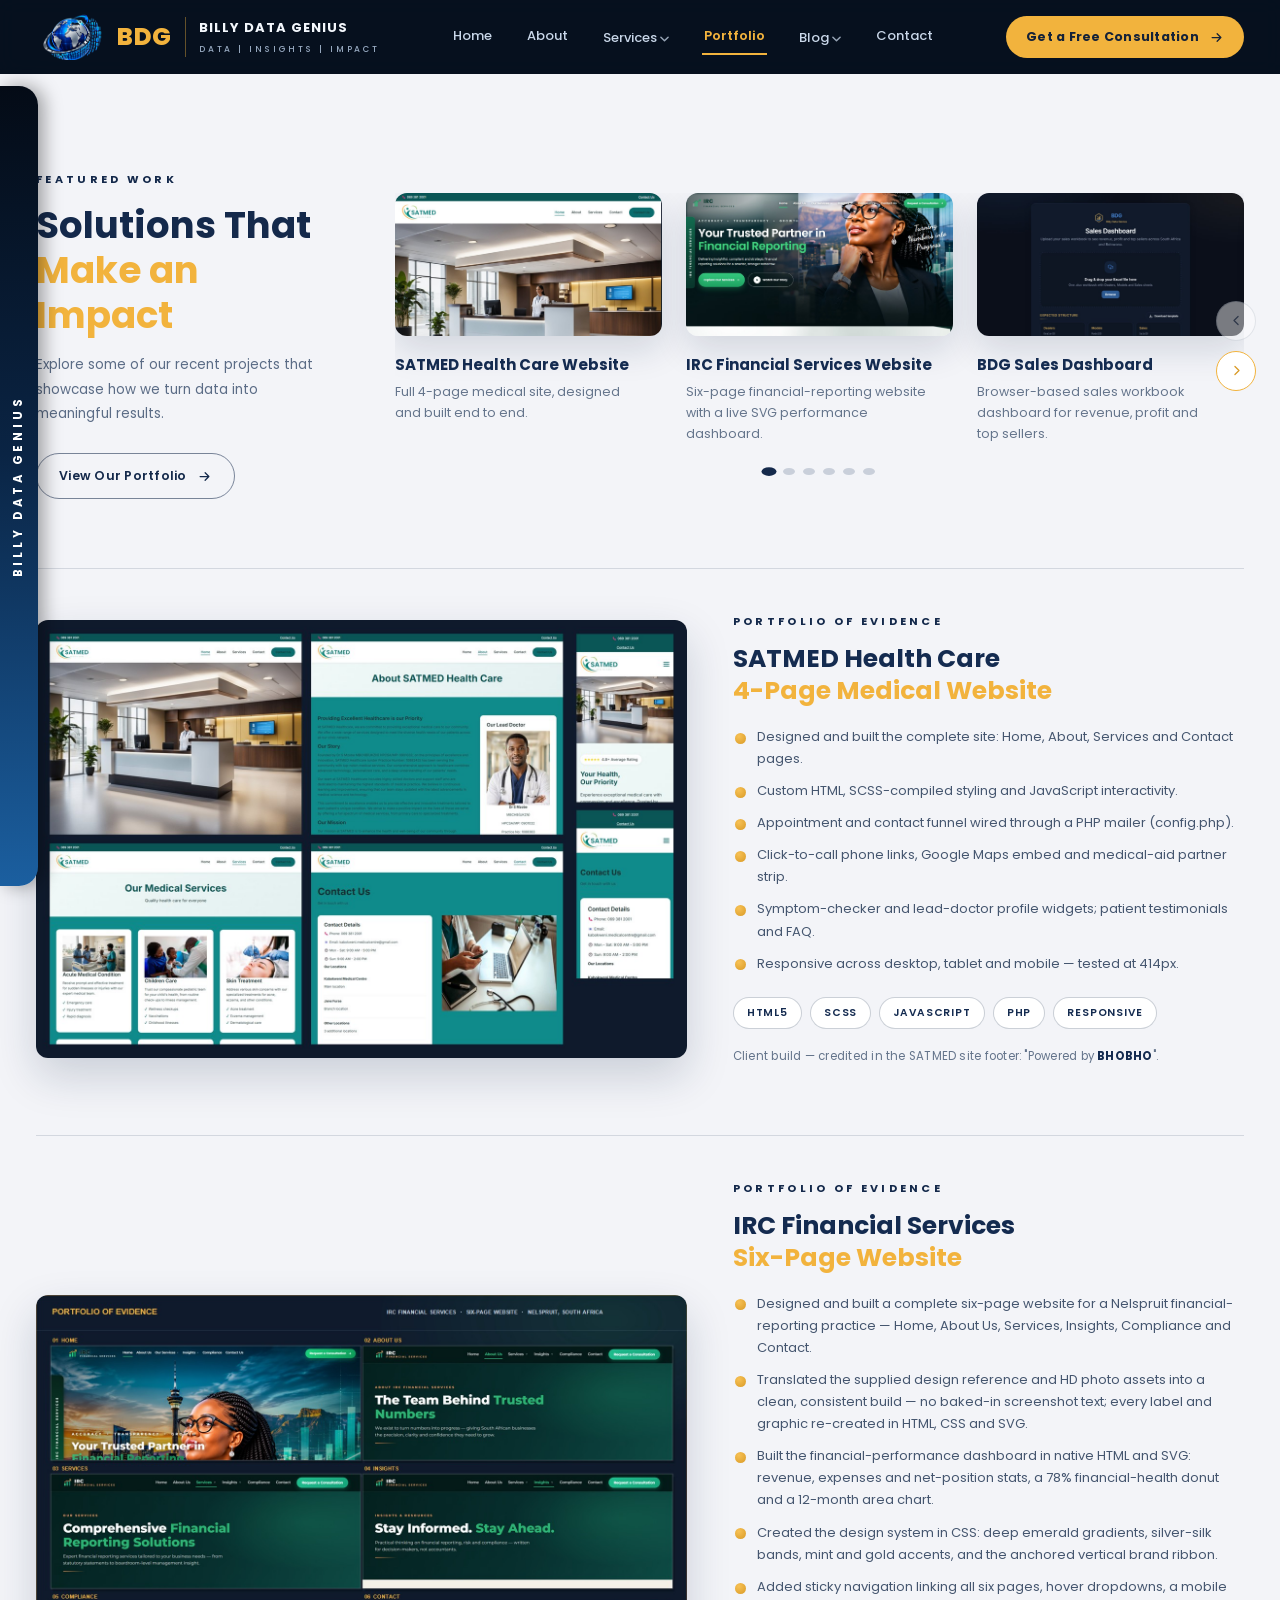
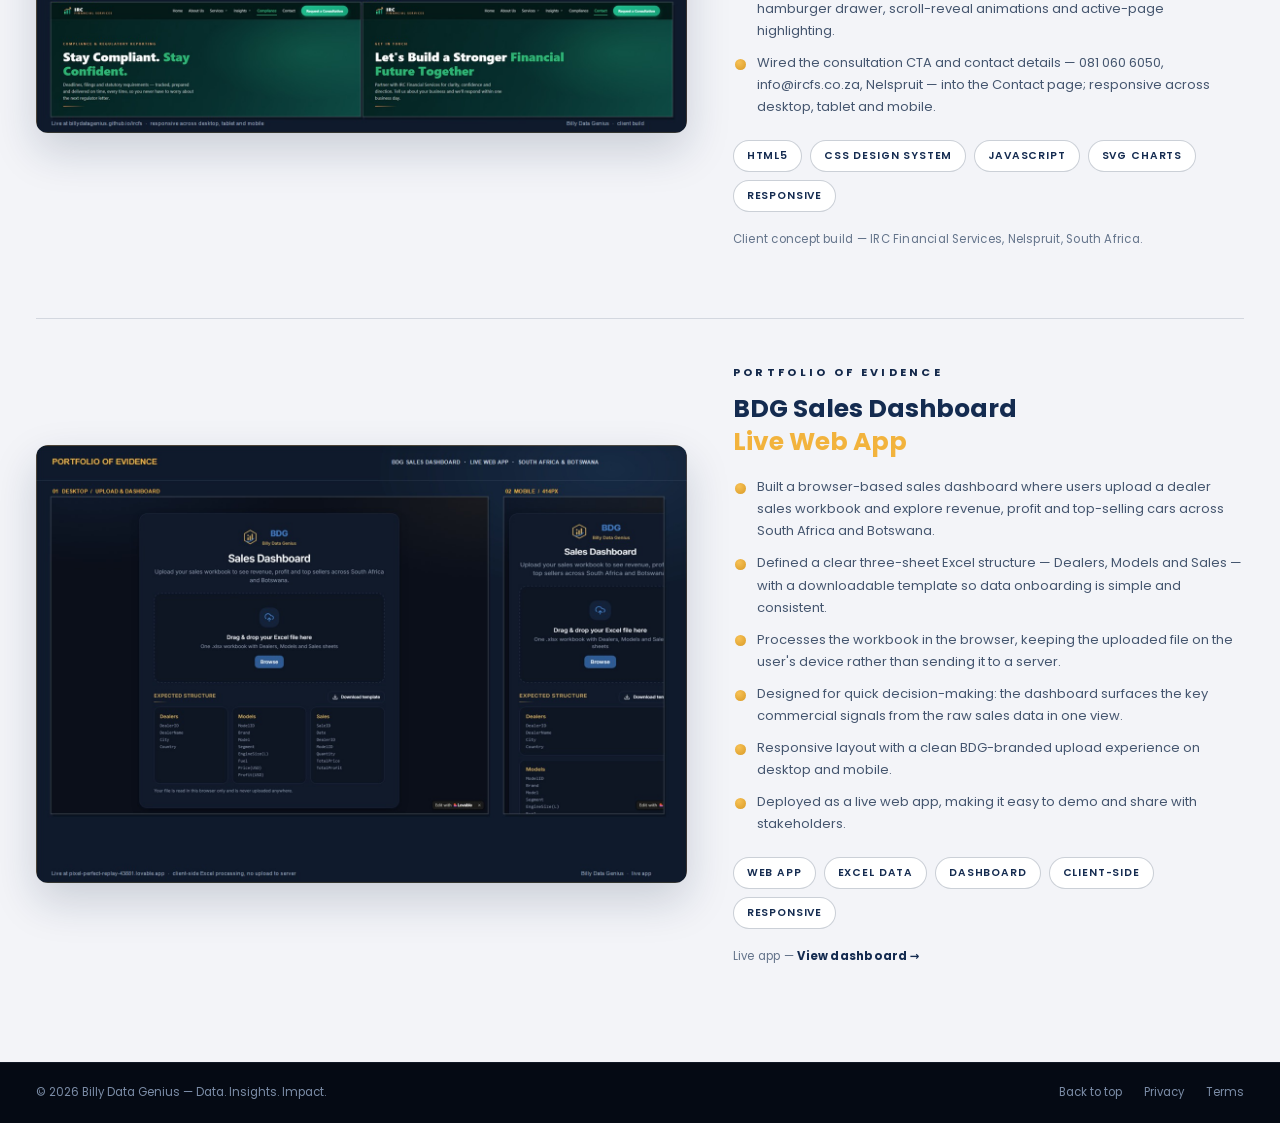
<file: portfolio.html>
<!DOCTYPE html>
<html lang="en">
<head>
<meta charset="utf-8">
<meta name="viewport" content="width=device-width, initial-scale=1">
<title>Portfolio — Billy Data Genius</title>
<meta name="description" content="Featured work and proof: the SATMED Health Care medical website, the IRC Financial Services reporting site, school dashboards, marketing campaigns and e-commerce builds.">
<link rel="icon" type="image/png" href="images/favicon.png">
<link rel="preconnect" href="https://fonts.googleapis.com">
<link rel="preconnect" href="https://fonts.gstatic.com" crossorigin>
<link href="https://fonts.googleapis.com/css2?family=Poppins:wght@400;500;600;700;800&family=Caveat:wght@600;700&display=swap" rel="stylesheet">
<script>document.documentElement.classList.add('js')</script>
<link rel="stylesheet" href="styles.css">
</head>
<body id="top">

<!-- ===================== HEADER ===================== -->
<header class="site-header" id="siteHeader">
  <div class="wrap header-inner">
    <a class="brand" href="index.html" aria-label="Billy Data Genius — home">
      <img src="images/logo-emblem.png" alt="BDG globe emblem">
      <span class="brand-bdg">BDG</span>
      <span class="brand-lines">
        <b>BILLY DATA GENIUS</b>
        <span>DATA&nbsp;|&nbsp;INSIGHTS&nbsp;|&nbsp;IMPACT</span>
      </span>
    </a>
    <nav class="main-nav" aria-label="Primary">
      <a href="index.html">Home</a>
      <a href="about.html">About</a>
      <div class="nav-drop">
        <a href="services.html">Services<svg class="drop-caret" viewBox="0 0 10 6" aria-hidden="true"><path d="M1 1l4 4 4-4"/></svg></a>
        <div class="nav-menu">
          <span class="menu-head">Our Services</span>
          <a href="services.html">All Services</a>
          <a href="services.html#svc-analytics">Data Sciences &amp; Analytics</a>
          <a href="services.html#svc-marketing">Digital Marketing</a>
          <a href="services.html#svc-web">Web Development</a>
          <a href="services.html#svc-brand">Brand Strategy</a>
          <a href="services.html#svc-design">Graphic Design</a>
        </div>
      </div>
      <a href="portfolio.html" class="active">Portfolio</a>
      <div class="nav-drop">
        <a href="blog.html">Blog<svg class="drop-caret" viewBox="0 0 10 6" aria-hidden="true"><path d="M1 1l4 4 4-4"/></svg></a>
        <div class="nav-menu">
          <span class="menu-head">From the Blog</span>
          <a href="blog.html">All Posts</a>
          <a href="blog/data-into-solutions.html">Why I Built Billy Data Genius</a>
          <a href="blog/data-is-a-language.html">Data Is a Language</a>
          <a href="blog/classroom-to-code.html">From Classroom to Code</a>
        </div>
      </div>
      <a href="contact.html">Contact</a>
    </nav>
    <a href="consult.html" class="btn btn-gold header-cta" style="font-size:12.5px; padding:10px 20px">
      Get a Free Consultation
      <svg class="arr" viewBox="0 0 24 24"><path d="M5 12h14M13 6l6 6-6 6"/></svg>
    </a>
    <button class="nav-toggle" id="navToggle" aria-expanded="false" aria-controls="mobileNav" aria-label="Toggle menu">
      <span class="bars"></span>
    </button>
  </div>
  <nav class="mobile-nav" id="mobileNav" aria-label="Mobile">
    <a href="index.html">Home</a>
    <a href="about.html">About</a>
    <a href="services.html">Services</a>
    <a href="portfolio.html" class="active">Portfolio</a>
    <a href="blog.html">Blog</a>
    <a href="contact.html">Contact</a>
    <a href="consult.html" style="color:var(--gold); font-weight:600">Get a Free Consultation →</a>
  </nav>
</header>

<main class="sub">

<!-- ===================== FEATURED WORK ===================== -->
<section class="work" id="work" aria-label="Featured work">
  <div class="wrap work-inner">
    <div class="reveal">
      <p class="eyebrow">Featured Work</p>
      <h2>Solutions That<br><span class="gold-text">Make an Impact</span></h2>
      <p class="work-sub">Explore some of our recent projects that showcase how we turn data into
        meaningful results.</p>
      <a href="#evidence" class="btn btn-outline-navy">
        View Our Portfolio
        <svg class="arr" viewBox="0 0 24 24"><path d="M5 12h14M13 6l6 6-6 6"/></svg>
      </a>
    </div>
    <div class="carousel reveal">
      <div class="car-viewport" id="carViewport" tabindex="0" aria-label="Project carousel">
        <div class="car-track" id="carTrack">
          <a class="work-card" href="#evidence">
            <div class="work-thumb"><img src="images/work-satmed-site.jpg" alt="SATMED Health Care website — reception hero with logo and navigation"></div>
            <h3>SATMED Health Care Website</h3>
            <p>Full 4-page medical site, designed and built end to end.</p>
          </a>
          <a class="work-card" href="#evidence-irc">
            <div class="work-thumb"><img src="images/work-irc-site.jpg" alt="IRC Financial Services website — financial reporting hero"></div>
            <h3>IRC Financial Services Website</h3>
            <p>Six-page financial-reporting website with a live SVG performance dashboard.</p>
          </a>
          <a class="work-card" href="#evidence-sales-dashboard">
            <div class="work-thumb"><img src="images/work-sales-dashboard.jpg" alt="BDG Sales Dashboard — Excel upload and sales analytics interface"></div>
            <h3>BDG Sales Dashboard</h3>
            <p>Browser-based sales workbook dashboard for revenue, profit and top sellers.</p>
          </a>
          <article class="work-card">
            <div class="work-thumb"><img src="images/work-school-dashboard.jpg" alt="School analytics dashboard with charts and KPI cards"></div>
            <h3>School Performance Dashboard</h3>
            <p>Data visualisation for better education outcomes.</p>
          </article>
          <article class="work-card">
            <div class="work-thumb"><img src="images/work-marketing-campaign.jpg" alt="Digital marketing campaign analytics on a dark interface"></div>
            <h3>Digital Marketing Campaign</h3>
            <p>+250% increase in engagement for a client brand.</p>
          </article>
          <article class="work-card">
            <div class="work-thumb"><img src="images/work-ecommerce.jpg" alt="E-commerce website interface with photography grid"></div>
            <h3>E-commerce Website</h3>
            <p>Modern, fast and conversion-focused design.</p>
          </article>
        </div>
      </div>
      <div class="car-arrows">
        <button class="car-btn car-prev" id="carPrev" aria-label="Previous project">
          <svg viewBox="0 0 24 24" stroke="currentColor"><path d="M14.5 5.5 8 12l6.5 6.5"/></svg>
        </button>
        <button class="car-btn car-next" id="carNext" aria-label="Next project">
          <svg viewBox="0 0 24 24" stroke="currentColor"><path d="M9.5 5.5 16 12l-6.5 6.5"/></svg>
        </button>
      </div>
      <div class="car-dots" id="carDots" role="tablist" aria-label="Carousel position">
        <button class="active" aria-label="Go to project 1"></button>
        <button aria-label="Go to project 2"></button>
        <button aria-label="Go to project 3"></button>
        <button aria-label="Go to project 4"></button>
        <button aria-label="Go to project 5"></button>
        <button aria-label="Go to project 6"></button>
      </div>
    </div>
  </div>
  <div class="wrap">
    <div class="spotlight reveal" id="evidence">
      <div class="spot-board">
        <img src="images/evidence-satmed-board.jpg" alt="Portfolio of evidence — the four SATMED Health Care pages on desktop, with the home and contact pages shown on mobile">
      </div>
      <div class="spot-copy">
        <p class="eyebrow">Portfolio of Evidence</p>
        <h3>SATMED Health Care<br><span class="gold-text">4-Page Medical Website</span></h3>
        <ul class="spot-list">
          <li>Designed and built the complete site: Home, About, Services and Contact pages.</li>
          <li>Custom HTML, SCSS-compiled styling and JavaScript interactivity.</li>
          <li>Appointment and contact funnel wired through a PHP mailer (config.php).</li>
          <li>Click-to-call phone links, Google Maps embed and medical-aid partner strip.</li>
          <li>Symptom-checker and lead-doctor profile widgets; patient testimonials and FAQ.</li>
          <li>Responsive across desktop, tablet and mobile — tested at 414px.</li>
        </ul>
        <div class="spot-tags">
          <span>HTML5</span><span>SCSS</span><span>JavaScript</span><span>PHP</span><span>Responsive</span>
        </div>
        <p class="spot-credit">Client build — credited in the SATMED site footer: "Powered by <b>BHOBHO</b>".</p>
      </div>
    </div>

    <div class="spotlight reveal" id="evidence-irc">
      <div class="spot-board">
        <img src="images/evidence-irc-board.jpg" alt="Portfolio of evidence — the six IRC Financial Services pages: Home, About Us, Services, Insights, Compliance and Contact">
      </div>
      <div class="spot-copy">
        <p class="eyebrow">Portfolio of Evidence</p>
        <h3>IRC Financial Services<br><span class="gold-text">Six-Page Website</span></h3>
        <ul class="spot-list">
          <li>Designed and built a complete six-page website for a Nelspruit financial-reporting practice — Home, About Us, Services, Insights, Compliance and Contact.</li>
          <li>Translated the supplied design reference and HD photo assets into a clean, consistent build — no baked-in screenshot text; every label and graphic re-created in HTML, CSS and SVG.</li>
          <li>Built the financial-performance dashboard in native HTML and SVG: revenue, expenses and net-position stats, a 78% financial-health donut and a 12-month area chart.</li>
          <li>Created the design system in CSS: deep emerald gradients, silver-silk bands, mint and gold accents, and the anchored vertical brand ribbon.</li>
          <li>Added sticky navigation linking all six pages, hover dropdowns, a mobile hamburger drawer, scroll-reveal animations and active-page highlighting.</li>
          <li>Wired the consultation CTA and contact details — 081 060 6050, info@ircfs.co.za, Nelspruit — into the Contact page; responsive across desktop, tablet and mobile.</li>
        </ul>
        <div class="spot-tags">
          <span>HTML5</span><span>CSS Design System</span><span>JavaScript</span><span>SVG Charts</span><span>Responsive</span>
        </div>
        <p class="spot-credit">Client concept build — IRC Financial Services, Nelspruit, South Africa.</p>
      </div>
    </div>

    <div class="spotlight reveal" id="evidence-sales-dashboard">
      <div class="spot-board">
        <img src="images/evidence-sales-dashboard-board.jpg" alt="Portfolio of evidence — BDG Sales Dashboard on desktop and mobile, showing the Excel upload and sales analytics interface">
      </div>
      <div class="spot-copy">
        <p class="eyebrow">Portfolio of Evidence</p>
        <h3>BDG Sales Dashboard<br><span class="gold-text">Live Web App</span></h3>
        <ul class="spot-list">
          <li>Built a browser-based sales dashboard where users upload a dealer sales workbook and explore revenue, profit and top-selling cars across South Africa and Botswana.</li>
          <li>Defined a clear three-sheet Excel structure — Dealers, Models and Sales — with a downloadable template so data onboarding is simple and consistent.</li>
          <li>Processes the workbook in the browser, keeping the uploaded file on the user's device rather than sending it to a server.</li>
          <li>Designed for quick decision-making: the dashboard surfaces the key commercial signals from the raw sales data in one view.</li>
          <li>Responsive layout with a clean BDG-branded upload experience on desktop and mobile.</li>
          <li>Deployed as a live web app, making it easy to demo and share with stakeholders.</li>
        </ul>
        <div class="spot-tags">
          <span>Web App</span><span>Excel Data</span><span>Dashboard</span><span>Client-Side</span><span>Responsive</span>
        </div>
        <p class="spot-credit">Live app — <a href="https://pixel-perfect-replay-43881.lovable.app/" target="_blank" rel="noopener"><b>View dashboard →</b></a></p>
      </div>
    </div>
  </div>
</section>

</main>

<!-- ===================== FOOTER ===================== -->
<footer class="site-footer">
  <div class="wrap footer-inner">
    <small>© 2026 Billy Data Genius — Data. Insights. Impact.</small>
    <nav class="footer-links" aria-label="Footer">
      <a href="#top">Back to top</a>
      <a href="contact.html">Privacy</a>
      <a href="contact.html">Terms</a>
    </nav>
  </div>
</footer>

<script src="site.js"></script>
</body>
</html>
</file>
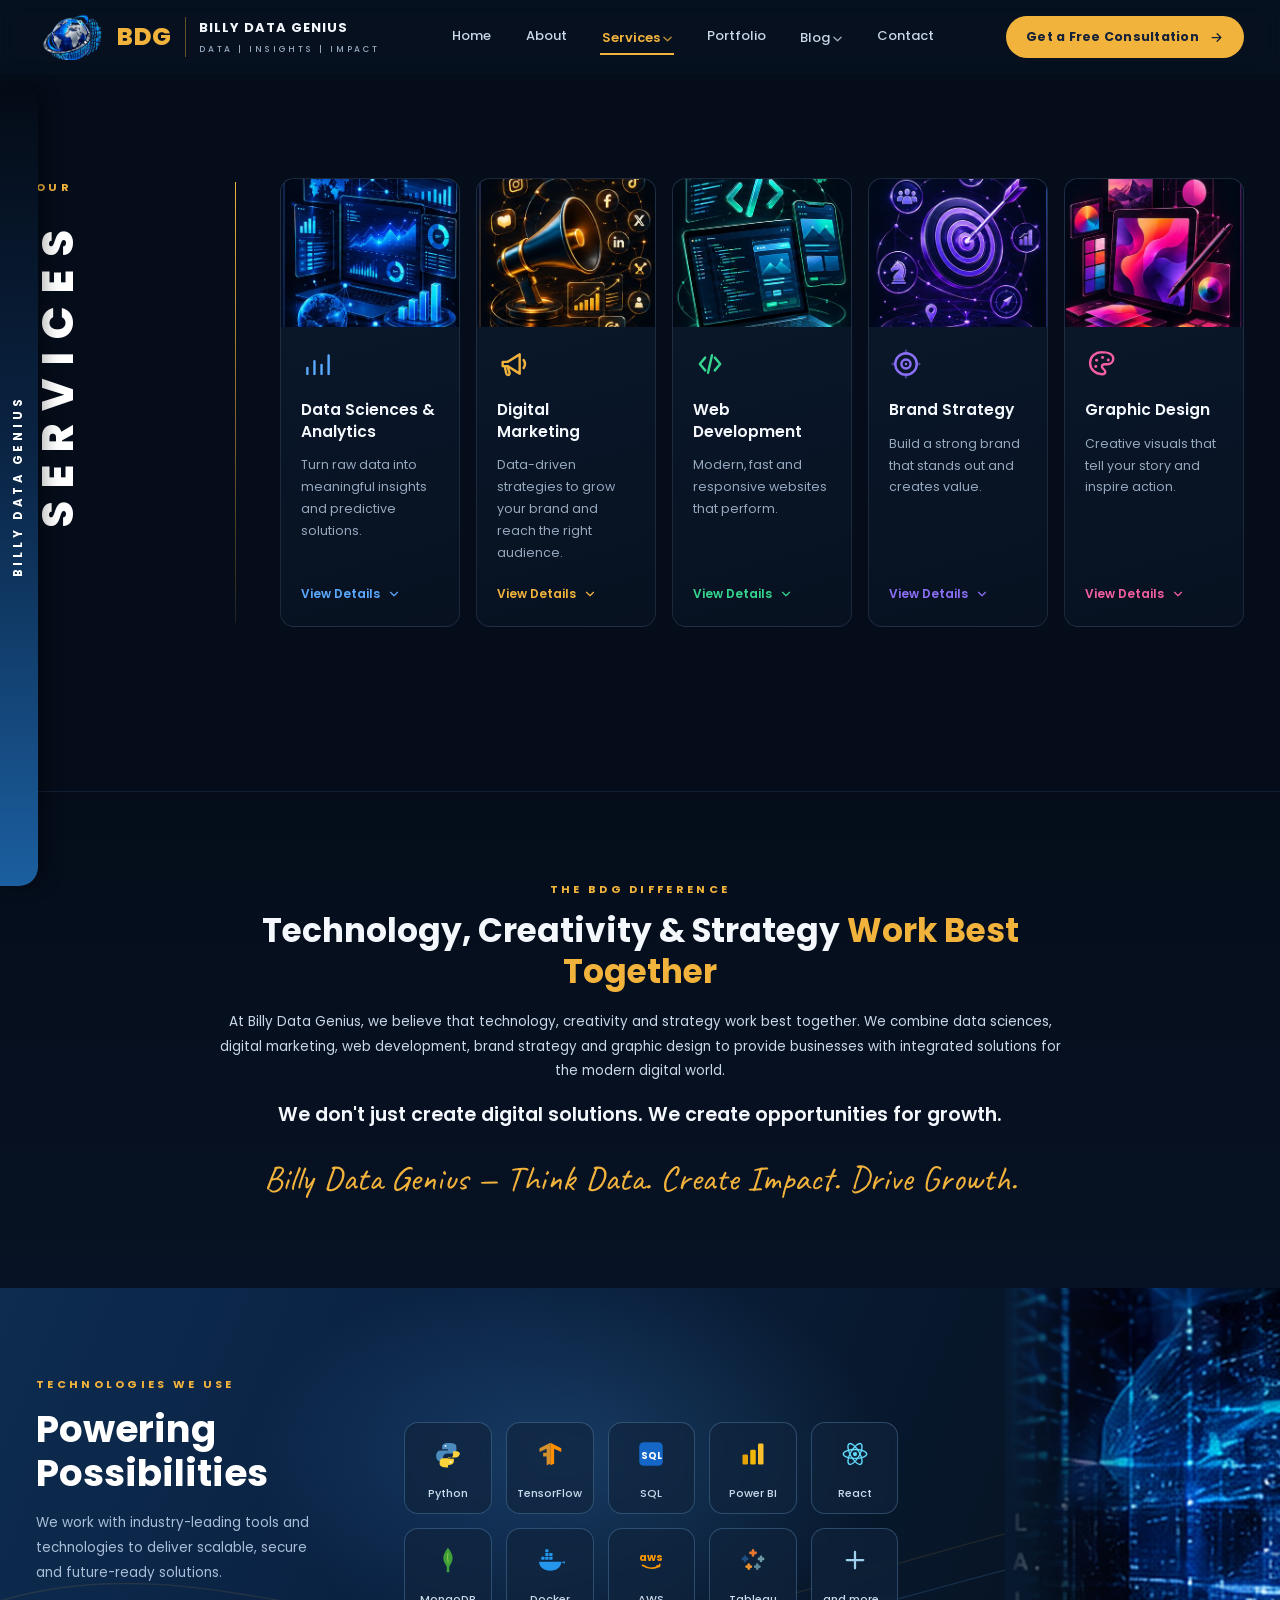
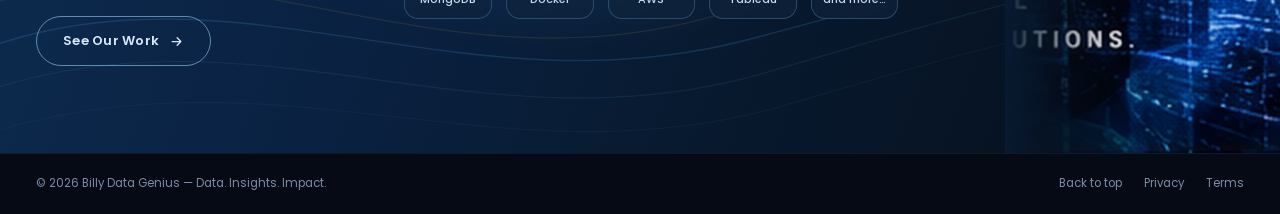
<file: services.html>
<!DOCTYPE html>
<html lang="en">
<head>
<meta charset="utf-8">
<meta name="viewport" content="width=device-width, initial-scale=1">
<title>Services — Billy Data Genius</title>
<meta name="description" content="Data sciences and analytics, digital marketing, web development, brand strategy and graphic design — powered by Python, SQL, Power BI and more.">
<link rel="icon" type="image/png" href="images/favicon.png">
<link rel="preconnect" href="https://fonts.googleapis.com">
<link rel="preconnect" href="https://fonts.gstatic.com" crossorigin>
<link href="https://fonts.googleapis.com/css2?family=Poppins:wght@400;500;600;700;800&family=Caveat:wght@600;700&display=swap" rel="stylesheet">
<script>document.documentElement.classList.add('js')</script>
<link rel="stylesheet" href="styles.css">
</head>
<body id="top">

<!-- ===================== HEADER ===================== -->
<header class="site-header" id="siteHeader">
  <div class="wrap header-inner">
    <a class="brand" href="index.html" aria-label="Billy Data Genius — home">
      <img src="images/logo-emblem.png" alt="BDG globe emblem">
      <span class="brand-bdg">BDG</span>
      <span class="brand-lines">
        <b>BILLY DATA GENIUS</b>
        <span>DATA&nbsp;|&nbsp;INSIGHTS&nbsp;|&nbsp;IMPACT</span>
      </span>
    </a>
    <nav class="main-nav" aria-label="Primary">
      <a href="index.html">Home</a>
      <a href="about.html">About</a>
      <div class="nav-drop">
        <a href="services.html" class="active">Services<svg class="drop-caret" viewBox="0 0 10 6" aria-hidden="true"><path d="M1 1l4 4 4-4"/></svg></a>
        <div class="nav-menu">
          <span class="menu-head">Our Services</span>
          <a href="services.html">All Services</a>
          <a href="services.html#svc-analytics">Data Sciences &amp; Analytics</a>
          <a href="services.html#svc-marketing">Digital Marketing</a>
          <a href="services.html#svc-web">Web Development</a>
          <a href="services.html#svc-brand">Brand Strategy</a>
          <a href="services.html#svc-design">Graphic Design</a>
        </div>
      </div>
      <a href="portfolio.html">Portfolio</a>
      <div class="nav-drop">
        <a href="blog.html">Blog<svg class="drop-caret" viewBox="0 0 10 6" aria-hidden="true"><path d="M1 1l4 4 4-4"/></svg></a>
        <div class="nav-menu">
          <span class="menu-head">From the Blog</span>
          <a href="blog.html">All Posts</a>
          <a href="blog/data-into-solutions.html">Why I Built Billy Data Genius</a>
          <a href="blog/data-is-a-language.html">Data Is a Language</a>
          <a href="blog/classroom-to-code.html">From Classroom to Code</a>
        </div>
      </div>
      <a href="contact.html">Contact</a>
    </nav>
    <a href="consult.html" class="btn btn-gold header-cta" style="font-size:12.5px; padding:10px 20px">
      Get a Free Consultation
      <svg class="arr" viewBox="0 0 24 24"><path d="M5 12h14M13 6l6 6-6 6"/></svg>
    </a>
    <button class="nav-toggle" id="navToggle" aria-expanded="false" aria-controls="mobileNav" aria-label="Toggle menu">
      <span class="bars"></span>
    </button>
  </div>
  <nav class="mobile-nav" id="mobileNav" aria-label="Mobile">
    <a href="index.html">Home</a>
    <a href="about.html">About</a>
    <a href="services.html" class="active">Services</a>
    <a href="portfolio.html">Portfolio</a>
    <a href="blog.html">Blog</a>
    <a href="contact.html">Contact</a>
    <a href="consult.html" style="color:var(--gold); font-weight:600">Get a Free Consultation →</a>
  </nav>
</header>

<main class="sub">

<!-- ===================== SERVICES ===================== -->
<section class="services" id="services" aria-label="Our services">
  <div class="wrap services-inner">
    <div class="service-rail reveal">
      <p class="eyebrow gold">Our</p>
      <h2 class="rail-title">Services</h2>
    </div>
    <div class="cards">
      <article id="svc-analytics" class="card reveal" style="--ac:#5AA9FF; --ac-soft:rgba(90,169,255,.55)">
        <div class="card-art" aria-hidden="true"><img src="images/services-art-1.jpg" alt=""></div>
        <div class="card-body">
        <span class="card-icon" aria-hidden="true">
          <svg viewBox="0 0 24 24"><path d="M4.5 19v-4.2M9.5 19V10M14.5 19v-6.4M19.5 19V6"/></svg>
        </span>
        <h3>Data Sciences & Analytics</h3>
        <p>Turn raw data into meaningful insights and predictive solutions.</p>
        <button class="learn" type="button" aria-expanded="false" aria-controls="svc-analytics-panel">View Details
          <svg class="chev" viewBox="0 0 24 24"><path d="M6 9l6 6 6-6"/></svg></button>
        </div>
      </article>
      <article id="svc-marketing" class="card reveal" style="--ac:#F2B33D; --ac-soft:rgba(242,179,61,.55)">
        <div class="card-art" aria-hidden="true"><img src="images/services-art-2.jpg" alt=""></div>
        <div class="card-body">
        <span class="card-icon" aria-hidden="true">
          <svg viewBox="0 0 24 24"><path d="M4 10.5h3.4L16 5.2v13.6l-8.6-5.3H4z"/><path d="M7.4 13.5l1.5 4.7a1.2 1.2 0 0 1-1.15 1.55c-.55 0-1-.35-1.15-.9L5.5 14"/><path d="M18.8 9.2a5 5 0 0 1 0 5.6"/></svg>
        </span>
        <h3>Digital Marketing</h3>
        <p>Data-driven strategies to grow your brand and reach the right audience.</p>
        <button class="learn" type="button" aria-expanded="false" aria-controls="svc-marketing-panel">View Details
          <svg class="chev" viewBox="0 0 24 24"><path d="M6 9l6 6 6-6"/></svg></button>
        </div>
      </article>
      <article id="svc-web" class="card reveal" style="--ac:#37D690; --ac-soft:rgba(55,214,144,.55)">
        <div class="card-art" aria-hidden="true"><img src="images/services-art-3.jpg" alt=""></div>
        <div class="card-body">
        <span class="card-icon" aria-hidden="true">
          <svg viewBox="0 0 24 24"><path d="M8.6 7.5 4.8 12l3.8 4.5M15.4 7.5l3.8 4.5-3.8 4.5M13.4 5.8l-2.8 12.4"/></svg>
        </span>
        <h3>Web Development</h3>
        <p>Modern, fast and responsive websites that perform.</p>
        <button class="learn" type="button" aria-expanded="false" aria-controls="svc-web-panel">View Details
          <svg class="chev" viewBox="0 0 24 24"><path d="M6 9l6 6 6-6"/></svg></button>
        </div>
      </article>
      <article id="svc-brand" class="card reveal" style="--ac:#8B6FF7; --ac-soft:rgba(139,111,247,.55)">
        <div class="card-art" aria-hidden="true"><img src="images/services-art-4.jpg" alt=""></div>
        <div class="card-body">
        <span class="card-icon" aria-hidden="true">
          <svg viewBox="0 0 24 24"><circle cx="12" cy="12" r="7.6"/><circle cx="12" cy="12" r="3.2"/><circle class="fill" cx="12" cy="12" r=".9"/><path d="M12 2.6v2M12 19.4v2M2.6 12h2M19.4 12h2" opacity=".45"/></svg>
        </span>
        <h3>Brand Strategy</h3>
        <p>Build a strong brand that stands out and creates value.</p>
        <button class="learn" type="button" aria-expanded="false" aria-controls="svc-brand-panel">View Details
          <svg class="chev" viewBox="0 0 24 24"><path d="M6 9l6 6 6-6"/></svg></button>
        </div>
      </article>
      <article id="svc-design" class="card reveal" style="--ac:#F45FA2; --ac-soft:rgba(244,95,162,.55)">
        <div class="card-art" aria-hidden="true"><img src="images/services-art-5.jpg" alt=""></div>
        <div class="card-body">
        <span class="card-icon" aria-hidden="true">
          <svg viewBox="0 0 24 24"><path d="M12 3.6c-4.8 0-8.4 3.3-8.4 7.7 0 4.5 3.6 7.9 8.4 7.9 1.4 0 2.3-.75 2.3-1.8 0-.8-.5-1.25-1.4-1.95-.65-.5-.95-.95-.95-1.6 0-1 .8-1.7 1.9-1.7h1.9c2.5 0 4.2-1.6 4.2-3.8 0-3.5-4.3-4.75-8-4.75z"/><circle class="fill" cx="8.2" cy="9.3" r="1.05"/><circle class="fill" cx="12.4" cy="7.4" r="1.05"/><circle class="fill" cx="16.4" cy="9.2" r="1.05"/><circle class="fill" cx="7.6" cy="13.7" r="1.05"/></svg>
        </span>
        <h3>Graphic Design</h3>
        <p>Creative visuals that tell your story and inspire action.</p>
        <button class="learn" type="button" aria-expanded="false" aria-controls="svc-design-panel">View Details
          <svg class="chev" viewBox="0 0 24 24"><path d="M6 9l6 6 6-6"/></svg></button>
        </div>
      </article>
    </div>
    <div class="svc-panels">

      <div class="svc-panel" id="svc-analytics-panel" style="--ac:#5AA9FF" hidden>
        <button class="svc-close" type="button" aria-label="Close details">&times;</button>
        <div class="svc-panel-head">
          <span class="svc-no" aria-hidden="true">01</span>
          <div>
            <h3>Data Sciences &amp; Business Intelligence</h3>
            <p class="svc-tag">Turn your data into meaningful business decisions.</p>
          </div>
        </div>
        <div class="svc-panel-grid">
          <div class="svc-desc">
            <p>We help businesses unlock the value hidden in their data through advanced analytics, data visualisation and intelligent solutions. Our approach transforms complex information into clear insights that help organisations understand performance, identify opportunities and make informed decisions.</p>
            <p class="svc-goal"><b>Our goal:</b> To help businesses move beyond guesswork and make smarter decisions using the power of data.</p>
          </div>
          <div class="svc-offer">
            <p class="svc-offer-head">What we offer</p>
            <ul>
              <li>Data collection, cleaning and preparation.</li>
              <li>Data analysis and interpretation.</li>
              <li>Interactive dashboards and data visualisation.</li>
              <li>Predictive analytics and forecasting.</li>
              <li>Business intelligence and performance reporting.</li>
              <li>Data-driven decision-making solutions.</li>
            </ul>
          </div>
        </div>
        <a class="svc-cta" href="consult.html">Discuss this service
          <svg viewBox="0 0 24 24"><path d="M5 12h14M13 6l6 6-6 6"/></svg></a>
      </div>

      <div class="svc-panel" id="svc-marketing-panel" style="--ac:#F2B33D" hidden>
        <button class="svc-close" type="button" aria-label="Close details">&times;</button>
        <div class="svc-panel-head">
          <span class="svc-no" aria-hidden="true">02</span>
          <div>
            <h3>Digital Marketing</h3>
            <p class="svc-tag">Build your online presence. Reach the right audience. Grow your business.</p>
          </div>
        </div>
        <div class="svc-panel-grid">
          <div class="svc-desc">
            <p>We develop digital marketing strategies that help businesses attract customers, increase brand awareness and generate meaningful engagement. By combining creativity, technology and data-driven insights, we help brands connect with their audiences and achieve measurable online growth.</p>
            <p class="svc-goal"><b>Our goal:</b> To turn your online presence into a powerful marketing tool that attracts customers and drives business growth.</p>
          </div>
          <div class="svc-offer">
            <p class="svc-offer-head">What we offer</p>
            <ul>
              <li>Social media marketing and management.</li>
              <li>Search Engine Optimisation (SEO).</li>
              <li>Google Ads and paid advertising campaigns.</li>
              <li>Content creation and digital branding.</li>
              <li>Online audience research and targeting.</li>
              <li>Digital marketing strategy and campaign management.</li>
              <li>Website traffic and marketing performance analysis.</li>
            </ul>
          </div>
        </div>
        <a class="svc-cta" href="consult.html">Discuss this service
          <svg viewBox="0 0 24 24"><path d="M5 12h14M13 6l6 6-6 6"/></svg></a>
      </div>

      <div class="svc-panel" id="svc-web-panel" style="--ac:#37D690" hidden>
        <button class="svc-close" type="button" aria-label="Close details">&times;</button>
        <div class="svc-panel-head">
          <span class="svc-no" aria-hidden="true">03</span>
          <div>
            <h3>Web Development</h3>
            <p class="svc-tag">We build digital experiences that make businesses stand out.</p>
          </div>
        </div>
        <div class="svc-panel-grid">
          <div class="svc-desc">
            <p>Your website is often the first interaction customers have with your business. We design and develop modern, responsive and user-friendly websites that combine attractive visuals with powerful functionality. Every website is created to communicate your brand, engage visitors and support your business objectives.</p>
            <p class="svc-goal"><b>Our goal:</b> To create professional digital experiences that strengthen your brand, improve customer engagement and turn visitors into potential clients.</p>
          </div>
          <div class="svc-offer">
            <p class="svc-offer-head">What we offer</p>
            <ul>
              <li>Professional business websites.</li>
              <li>Custom website design and development.</li>
              <li>E-commerce and online stores.</li>
              <li>Landing pages and lead-generation websites.</li>
              <li>Website redesign and modernisation.</li>
              <li>Mobile-responsive website development.</li>
              <li>Website maintenance and optimisation.</li>
              <li>Interactive website features and animations.</li>
            </ul>
          </div>
        </div>
        <a class="svc-cta" href="consult.html">Discuss this service
          <svg viewBox="0 0 24 24"><path d="M5 12h14M13 6l6 6-6 6"/></svg></a>
      </div>

      <div class="svc-panel" id="svc-brand-panel" style="--ac:#8B6FF7" hidden>
        <button class="svc-close" type="button" aria-label="Close details">&times;</button>
        <div class="svc-panel-head">
          <span class="svc-no" aria-hidden="true">04</span>
          <div>
            <h3>Brand Strategy &amp; Development</h3>
            <p class="svc-tag">We help transform business ideas into powerful, recognisable brands.</p>
          </div>
        </div>
        <div class="svc-panel-grid">
          <div class="svc-desc">
            <p>A successful brand is more than just a logo. It is the identity, personality and message that distinguish your business from competitors. We help businesses establish a strong brand foundation through strategic positioning, creative direction and consistent brand development.</p>
            <p class="svc-goal"><b>Our goal:</b> To build distinctive brands that communicate value, establish credibility and create lasting connections with customers.</p>
          </div>
          <div class="svc-offer">
            <p class="svc-offer-head">What we offer</p>
            <ul>
              <li>Brand identity development.</li>
              <li>Brand positioning and differentiation.</li>
              <li>Brand naming and messaging.</li>
              <li>Brand personality and storytelling.</li>
              <li>Target audience research.</li>
              <li>Competitor and market analysis.</li>
              <li>Brand guidelines and visual consistency.</li>
              <li>Brand development and repositioning.</li>
            </ul>
          </div>
        </div>
        <a class="svc-cta" href="consult.html">Discuss this service
          <svg viewBox="0 0 24 24"><path d="M5 12h14M13 6l6 6-6 6"/></svg></a>
      </div>

      <div class="svc-panel" id="svc-design-panel" style="--ac:#F45FA2" hidden>
        <button class="svc-close" type="button" aria-label="Close details">&times;</button>
        <div class="svc-panel-head">
          <span class="svc-no" aria-hidden="true">05</span>
          <div>
            <h3>Graphic Design</h3>
            <p class="svc-tag">Creative designs. Powerful communication. Lasting impressions.</p>
          </div>
        </div>
        <div class="svc-panel-grid">
          <div class="svc-desc">
            <p>We bring ideas to life through creative and professional graphic design solutions. Our designs combine visual storytelling, creativity and strategic thinking to help businesses communicate their messages effectively and maintain a consistent visual identity across digital and print platforms.</p>
            <p class="svc-goal"><b>Our goal:</b> To create visually compelling designs that capture attention, communicate your message and make your business memorable.</p>
          </div>
          <div class="svc-offer">
            <p class="svc-offer-head">What we offer</p>
            <ul>
              <li>Logo design and brand identity graphics.</li>
              <li>Business cards and corporate stationery.</li>
              <li>Company profiles and business presentations.</li>
              <li>Marketing posters and promotional flyers.</li>
              <li>Social media graphics and advertisements.</li>
              <li>Brochures, banners and catalogues.</li>
              <li>Digital marketing creatives.</li>
              <li>Custom promotional and corporate designs.</li>
            </ul>
          </div>
        </div>
        <a class="svc-cta" href="consult.html">Discuss this service
          <svg viewBox="0 0 24 24"><path d="M5 12h14M13 6l6 6-6 6"/></svg></a>
      </div>

    </div>
  </div>
</section>

<!-- ===================== THE BDG DIFFERENCE ===================== -->
<section class="difference" aria-label="The BDG difference">
  <div class="wrap diff-inner reveal">
    <p class="eyebrow gold">The BDG Difference</p>
    <h2>Technology, Creativity &amp; Strategy <span class="gold-text">Work Best Together</span></h2>
    <p class="diff-copy">At Billy Data Genius, we believe that technology, creativity and strategy work best together. We combine data sciences, digital marketing, web development, brand strategy and graphic design to provide businesses with integrated solutions for the modern digital world.</p>
    <p class="diff-strong">We don't just create digital solutions. We create opportunities for growth.</p>
    <p class="diff-quote">Billy Data Genius &mdash; Think Data. Create Impact. Drive Growth.</p>
  </div>
</section>

<!-- ===================== TECHNOLOGIES ===================== -->
<section class="tech" aria-label="Technologies we use">
  <svg class="tech-waves" viewBox="0 0 1200 480" preserveAspectRatio="none" aria-hidden="true">
    <path d="M-20 340 C 220 250, 430 400, 700 330 S 1180 180, 1260 260" fill="none" stroke="rgba(84,164,235,.34)" stroke-width="1.3"/>
    <path d="M-20 380 C 240 290, 450 440, 720 360 S 1190 220, 1260 300" fill="none" stroke="rgba(84,164,235,.2)" stroke-width="1.1"/>
    <path d="M-20 300 C 200 220, 400 380, 660 310 S 1150 150, 1230 230" fill="none" stroke="rgba(242,179,61,.2)" stroke-width="1.2"/>
    <path d="M-20 420 C 260 330, 470 470, 740 390 S 1200 260, 1270 330" fill="none" stroke="rgba(84,164,235,.13)" stroke-width="1"/>
  </svg>
  <div class="wrap tech-inner">
    <div class="tech-copy">
      <p class="eyebrow tech-eyebrow gold">Technologies we use</p>
      <h2>Powering<br>Possibilities</h2>
      <p class="tech-sub">We work with industry-leading tools and technologies to deliver scalable,
        secure and future-ready solutions.</p>
      <a href="portfolio.html" class="btn btn-tech">
        See Our Work
        <svg class="arr" viewBox="0 0 24 24"><path d="M5 12h14M13 6l6 6-6 6"/></svg>
      </a>
    </div>
    <div class="chips reveal">
      <div class="chip" title="Python">
        <svg viewBox="0 0 24 24" aria-hidden="true">
          <path d="M11.9 3.2c-3.1 0-4.6 1.2-4.6 3v2h4.7v1H5.9c-1.9 0-3.4 1.5-3.4 4.3s1.5 4.2 3.4 4.2h2v-2.9c0-1.9 1.5-3.3 3.4-3.3h4.5c1.7 0 2.9-1.2 2.9-3V6.2c0-1.8-1.6-3-6.3-3z" fill="#4B8BBE"/>
          <circle cx="10" cy="5.5" r=".72" fill="#fff"/>
          <path d="M12.1 20.8c3.1 0 4.6-1.2 4.6-3v-2h-4.7v-1h6.1c1.9 0 3.4-1.5 3.4-3.6-.9-1-1.7-1.4-3.4-1.4h-2v2.3c0 1.9-1.5 3.3-3.4 3.3H8.2c-1.7 0-2.9 1.2-2.9 3v1.4c0 1.8 2.1 3 6.8 3z" fill="#FFD43B"/>
          <circle cx="14" cy="18.4" r=".72" fill="#fff"/>
        </svg>
        <span>Python</span>
      </div>
      <div class="chip" title="TensorFlow">
        <svg viewBox="0 0 24 24" aria-hidden="true">
          <path d="M12.3 3 21 7.3v3.1l-5.7-2.6v12L12.3 21z" fill="#FF8F00"/>
          <path d="M12.3 3 3.6 7.3v3.1l5.7-2.6v3.2H6.5v3h2.8V21l3-1.2z" fill="#FFA726" opacity=".82"/>
        </svg>
        <span>TensorFlow</span>
      </div>
      <div class="chip" title="SQL">
        <svg viewBox="0 0 24 24" aria-hidden="true">
          <rect x="2.6" y="2.6" width="18.8" height="18.8" rx="3.4" fill="#1467C6"/>
          <text x="12" y="15.9" text-anchor="middle" font-family="Poppins, sans-serif" font-size="7.6" font-weight="700" fill="#fff">SQL</text>
        </svg>
        <span>SQL</span>
      </div>
      <div class="chip" title="Power BI">
        <svg viewBox="0 0 24 24" aria-hidden="true">
          <rect x="3.6" y="12.4" width="4.4" height="8" rx="1" fill="#E6A206"/>
          <rect x="9.8" y="8.6" width="4.4" height="11.8" rx="1" fill="#F2B807"/>
          <rect x="16" y="3.6" width="4.4" height="16.8" rx="1" fill="#FBC02D"/>
        </svg>
        <span>Power BI</span>
      </div>
      <div class="chip" title="React">
        <svg viewBox="0 0 24 24" aria-hidden="true">
          <g fill="none" stroke="#61DAFB" stroke-width="1.1">
            <ellipse cx="12" cy="12" rx="9.4" ry="3.6"/>
            <ellipse cx="12" cy="12" rx="9.4" ry="3.6" transform="rotate(60 12 12)"/>
            <ellipse cx="12" cy="12" rx="9.4" ry="3.6" transform="rotate(120 12 12)"/>
          </g>
          <circle cx="12" cy="12" r="1.7" fill="#61DAFB"/>
        </svg>
        <span>React</span>
      </div>
      <div class="chip" title="MongoDB">
        <svg viewBox="0 0 24 24" aria-hidden="true">
          <path d="M12 2.2c-3.2 4-4.7 7.6-2.9 11.7l1.9 3.4v4.5h2v-4.5l1.9-3.4c1.8-4.1.3-7.7-3-11.7z" fill="#3FA037"/>
          <path d="M12 6.2c-.5 2.4-.6 5.4.2 7.9" stroke="#8BC34A" stroke-width=".9" fill="none"/>
        </svg>
        <span>MongoDB</span>
      </div>
      <div class="chip" title="Docker">
        <svg viewBox="0 0 24 24" aria-hidden="true">
          <g fill="#2496ED">
            <rect x="5" y="9.4" width="2.6" height="2.4" rx=".3"/><rect x="8.2" y="9.4" width="2.6" height="2.4" rx=".3"/>
            <rect x="11.4" y="9.4" width="2.6" height="2.4" rx=".3"/><rect x="8.2" y="6.4" width="2.6" height="2.4" rx=".3"/>
            <rect x="11.4" y="6.4" width="2.6" height="2.4" rx=".3"/><rect x="8.2" y="3.4" width="2.6" height="2.4" rx=".3"/>
            <path d="M3.2 13.4h17.9c0 3.9-3.6 7.2-8.9 7.2-5 0-8.7-2.9-9-7.2z"/>
            <path d="M21.9 14.2c1-.7 1.9-.3 2.1.4" fill="none" stroke="#2496ED" stroke-width="1.2"/>
          </g>
        </svg>
        <span>Docker</span>
      </div>
      <div class="chip" title="AWS">
        <svg viewBox="0 0 24 24" aria-hidden="true">
          <text x="12" y="12.6" text-anchor="middle" font-family="Poppins, sans-serif" font-size="8.4" font-weight="700" fill="#FF9900">aws</text>
          <path d="M5.2 16.2c4.6 3 9.4 3 13.6.6" fill="none" stroke="#FF9900" stroke-width="1.3" stroke-linecap="round"/>
          <path d="M19 15.4l-.4 1.9-1.8-.7" fill="none" stroke="#FF9900" stroke-width="1.2" stroke-linecap="round" stroke-linejoin="round"/>
        </svg>
        <span>AWS</span>
      </div>
      <div class="chip" title="Tableau">
        <svg viewBox="0 0 24 24" aria-hidden="true">
          <g stroke-width="2.1" stroke-linecap="round">
            <path d="M12 4.2v4.2M9.9 6.3h4.2" stroke="#E8762D"/>
            <path d="M5.6 9.4v3.4M3.9 11.1h3.4" stroke="#1F5081"/>
            <path d="M18.4 9.4v3.4M16.7 11.1h3.4" stroke="#7099A6"/>
            <path d="M8.6 15.6v3.4M6.9 17.3h3.4" stroke="#EB912C"/>
            <path d="M15.4 15.6v3.4M13.7 17.3h3.4" stroke="#5B879B"/>
          </g>
        </svg>
        <span>Tableau</span>
      </div>
      <div class="chip" title="And more">
        <svg viewBox="0 0 24 24" aria-hidden="true">
          <g fill="none" stroke="#9FD0EF" stroke-width="1.8" stroke-linecap="round"><path d="M12 5.4v13.2M5.4 12h13.2"/></g>
        </svg>
        <span>and more…</span>
      </div>
    </div>
  </div>
  <div class="tech-image">
    <img src="images/tech-data-network.jpg" alt="A glowing blue data observatory — real data, real solutions">
  </div>
</section>

</main>

<!-- ===================== FOOTER ===================== -->
<footer class="site-footer">
  <div class="wrap footer-inner">
    <small>© 2026 Billy Data Genius — Data. Insights. Impact.</small>
    <nav class="footer-links" aria-label="Footer">
      <a href="#top">Back to top</a>
      <a href="contact.html">Privacy</a>
      <a href="contact.html">Terms</a>
    </nav>
  </div>
</footer>

<script src="site.js"></script>
</body>
</html>
</file>
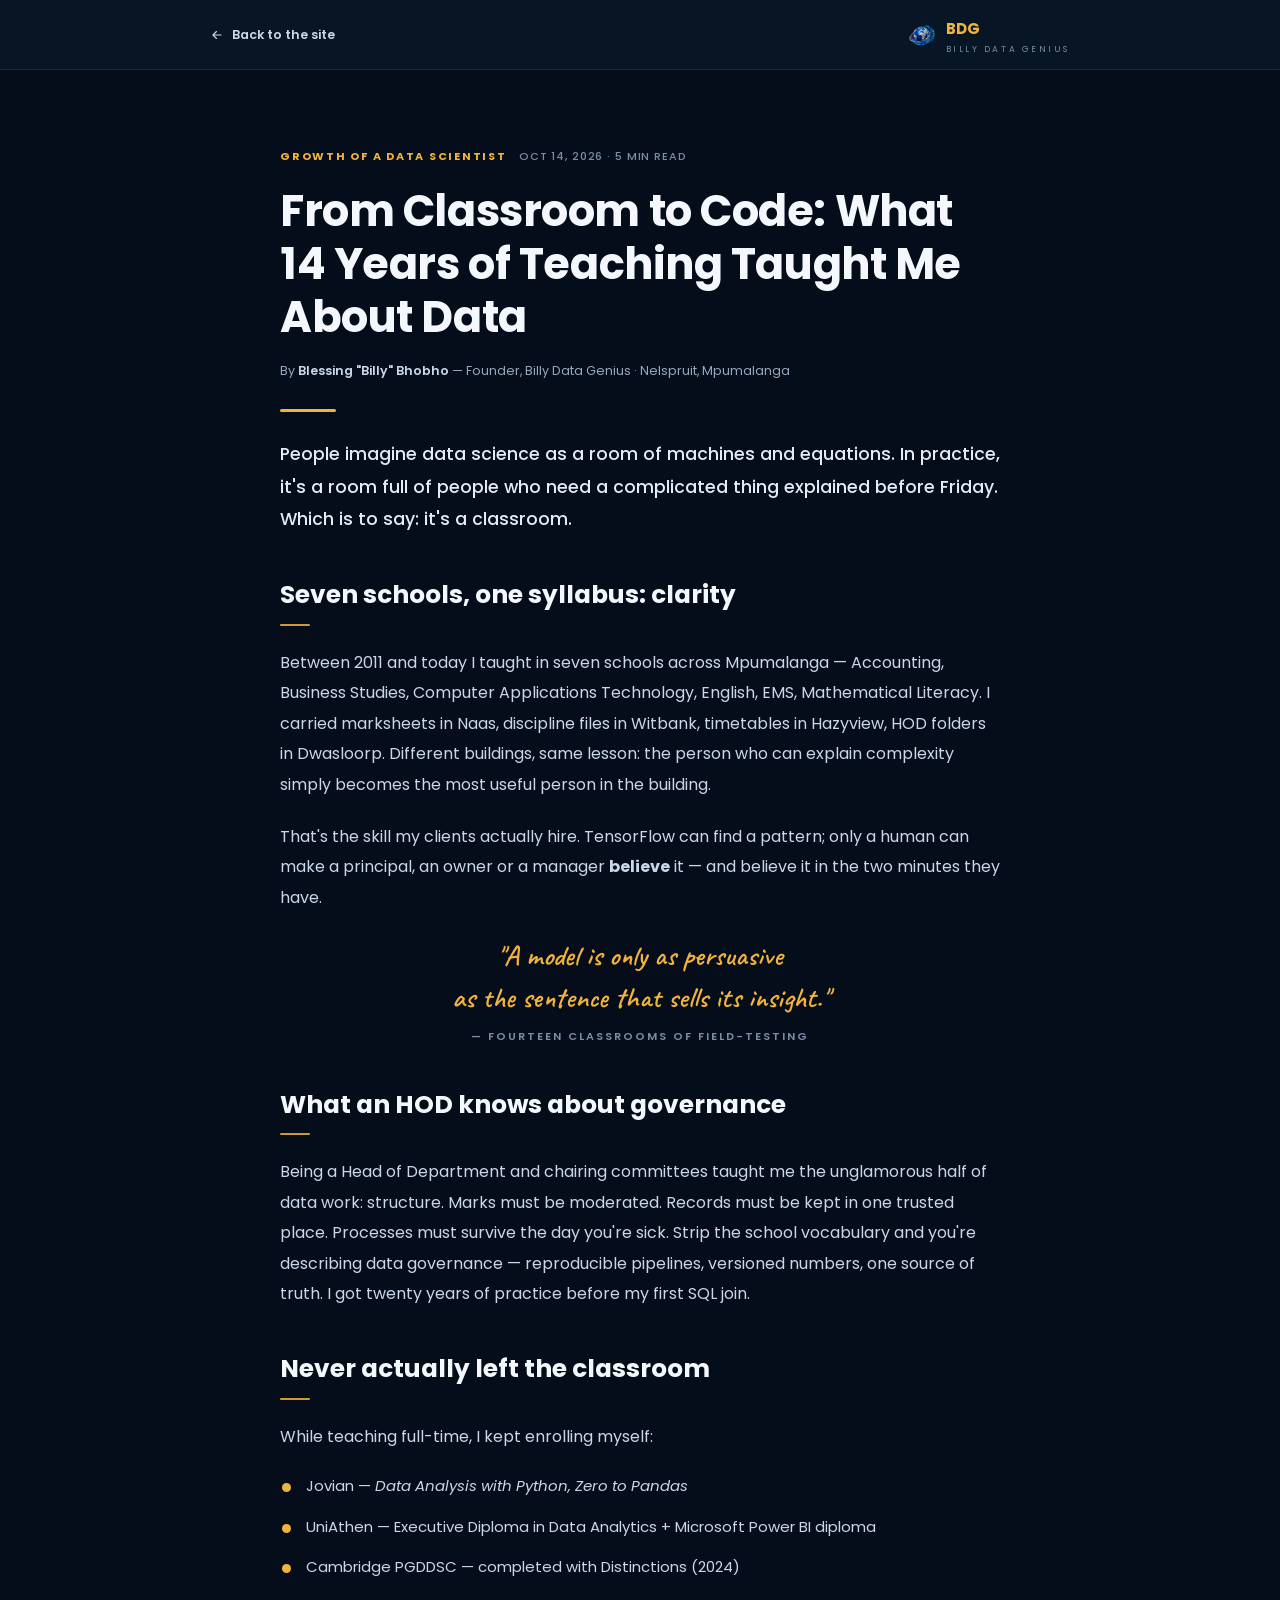
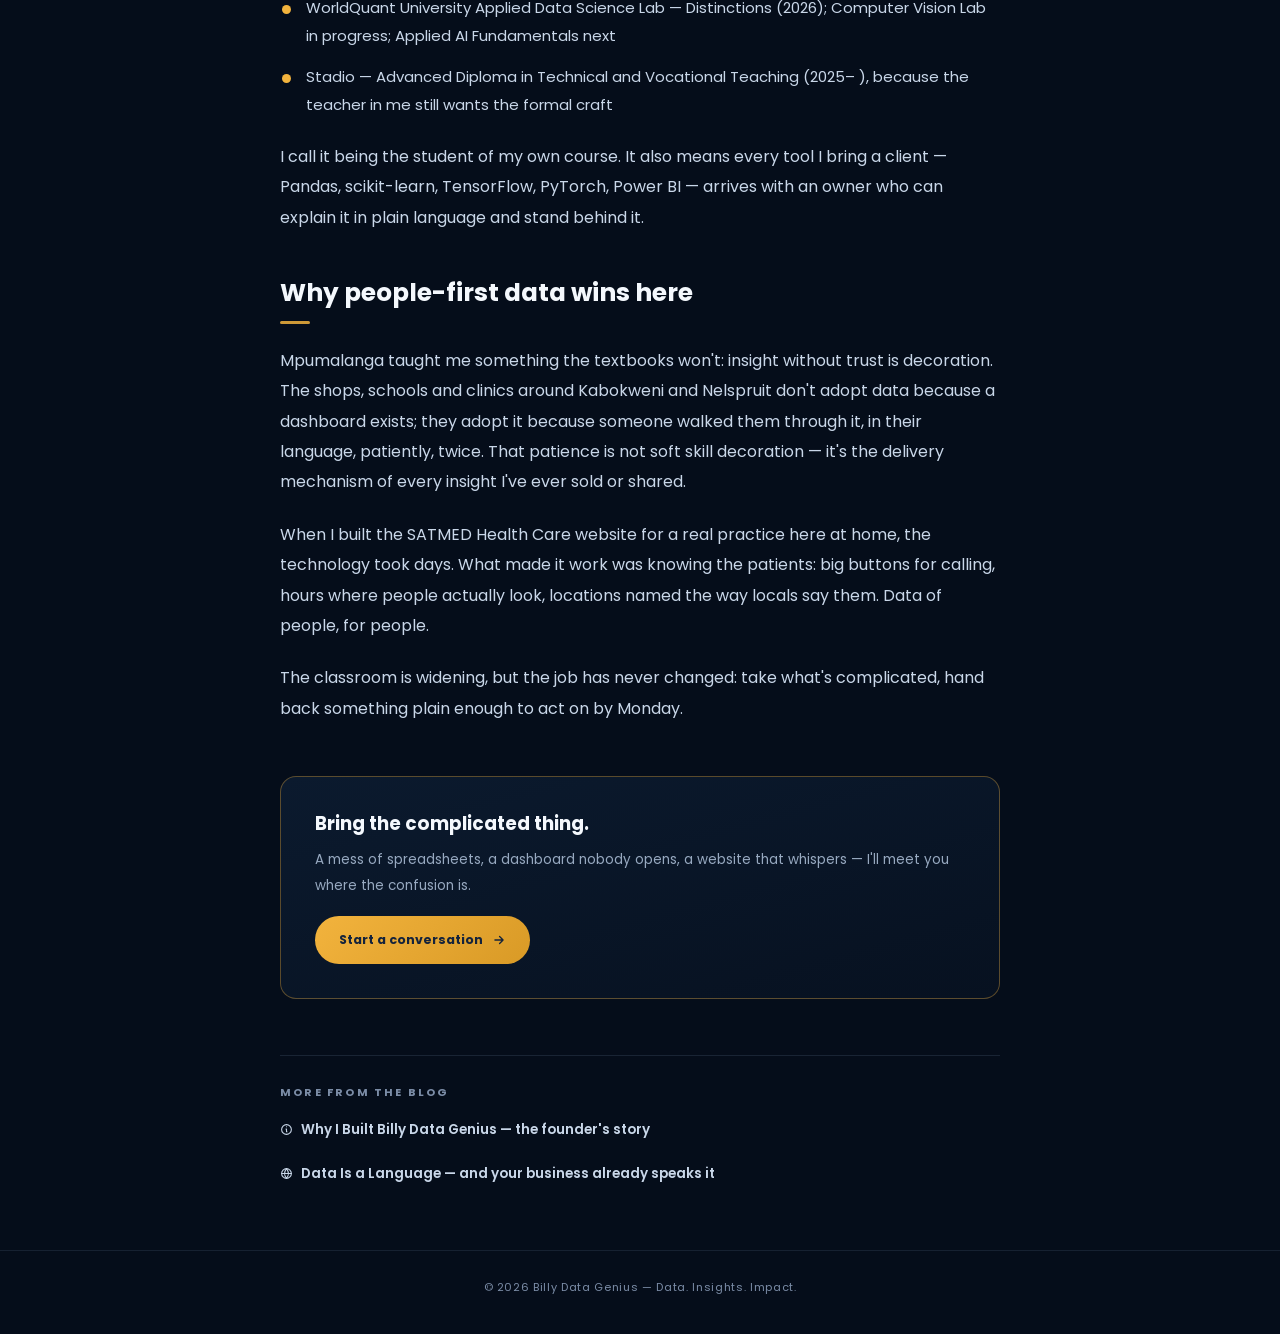
<file: blog/classroom-to-code.html>
<!DOCTYPE html>
<html lang="en">
<head>
<meta charset="utf-8">
<meta name="viewport" content="width=device-width, initial-scale=1">
<title>From Classroom to Code: What 14 Years of Teaching Taught Me About Data | Billy Data Genius</title>
<meta name="description" content="Data science is less about machines and more about communication, structure and patience. What fourteen years as an educator and HOD taught me about building dashboards people actually use.">
<link rel="icon" type="image/png" href="../images/favicon.png">
<link rel="preconnect" href="https://fonts.googleapis.com">
<link rel="preconnect" href="https://fonts.gstatic.com" crossorigin>
<link href="https://fonts.googleapis.com/css2?family=Poppins:wght@400;500;600;700;800&family=Caveat:wght@600;700&display=swap" rel="stylesheet">
<style>
:root{
  --navy-950:#050D1A; --navy-900:#081524; --card-a:#0B1A2E; --card-b:#071120;
  --gold:#F2B33D; --gold-deep:#D99A26; --text-hi:#F4F8FD; --text-2:#C9D7E9;
  --muted:#97A9C0; --muted-2:#7B8CA6;
  --sans:"Poppins", system-ui, -apple-system, "Segoe UI", sans-serif;
  --script:"Caveat", "Segoe Script", cursive;
}
*,*::before,*::after{box-sizing:border-box}
body{margin:0; background:var(--navy-950); color:var(--text-2); font-family:var(--sans); font-size:16px; line-height:1.9; -webkit-font-smoothing:antialiased}
img{max-width:100%; display:block}
a{color:inherit; text-decoration:none}
h1,h2,h3,p{margin:0}
:focus-visible{outline:2px solid var(--gold); outline-offset:3px; border-radius:4px}
.top{background:var(--navy-900); border-bottom:1px solid rgba(146,178,214,.12)}
.top-in{width:min(860px, 100% - 48px); margin-inline:auto; display:flex; align-items:center; justify-content:space-between; padding:14px 0}
.back{display:inline-flex; align-items:center; gap:8px; font-size:12.5px; font-weight:600; color:var(--text-2)}
.back svg{width:14px; height:14px; fill:none; stroke:currentColor; stroke-width:2; stroke-linecap:round; stroke-linejoin:round; transition:transform .22s}
.back:hover svg{transform:translateX(-3px)}
.wordmark{display:flex; align-items:center; gap:10px}
.wordmark img{width:30px}
.wordmark b{font-size:15px; font-weight:700; color:var(--gold); letter-spacing:.02em}
.wordmark small{font-size:8.5px; letter-spacing:.3em; color:var(--muted-2); display:block; line-height:1.3}
article{width:min(720px, 100% - 48px); margin:clamp(44px, 7vw, 76px) auto 0}
.kicker{display:flex; align-items:center; gap:12px; flex-wrap:wrap; font-size:11px; letter-spacing:.16em; text-transform:uppercase; color:var(--gold); font-weight:700}
.kicker .date{color:var(--muted-2); letter-spacing:.08em; font-weight:500}
h1{margin-top:18px; font-size:clamp(1.8rem, 4.2vw, 2.7rem); font-weight:700; line-height:1.22; color:var(--text-hi); letter-spacing:-.01em}
.byline{margin-top:16px; font-size:12.5px; color:var(--muted)}
.byline b{color:var(--text-2); font-weight:600}
.rule{width:56px; height:3px; background:var(--gold); border-radius:2px; margin-top:26px}
.lede{margin-top:26px; font-size:17.5px; line-height:1.85; color:#E3ECF6; font-weight:500}
.body p{margin-top:22px}
.body h2{margin-top:44px; font-size:clamp(1.25rem, 2.4vw, 1.55rem); font-weight:700; color:var(--text-hi); line-height:1.3}
.body h2::after{content:""; display:block; width:30px; height:2.5px; background:var(--gold); border-radius:2px; margin-top:12px; opacity:.85}
.body ul{margin:20px 0 0; padding:0; list-style:none}
.body li{position:relative; padding-left:26px; margin-top:12px; font-size:15px; color:var(--text-2)}
.body li::before{content:""; position:absolute; left:2px; top:.72em; width:9px; height:9px; border-radius:50%; background:var(--gold)}
.pull{margin:40px 0 0; padding:0 8px; font-family:var(--script); font-weight:600; font-size:clamp(1.45rem, 2.6vw, 1.8rem); line-height:1.45; color:var(--gold); text-align:center}
.pull small{display:block; margin-top:10px; font-family:var(--sans); font-size:11px; letter-spacing:.18em; text-transform:uppercase; color:var(--muted-2)}
.cta-box{margin-top:52px; background:linear-gradient(165deg, var(--card-a), var(--card-b)); border:1px solid rgba(242,179,61,.35); border-radius:16px; padding:clamp(24px, 3.4vw, 34px)}
.cta-box h3{font-size:1.15rem; color:var(--text-hi); font-weight:700; line-height:1.4}
.cta-box p{margin-top:10px; font-size:13.5px; color:var(--muted)}
.btn{display:inline-flex; align-items:center; gap:9px; margin-top:18px; background:linear-gradient(135deg, var(--gold) 0%, var(--gold-deep) 100%); color:#14233C; font-size:12.5px; font-weight:700; padding:12px 24px; border-radius:999px; transition:transform .22s, box-shadow .22s}
.btn:hover{transform:translateY(-2px); box-shadow:0 12px 28px rgba(242,179,61,.25)}
.btn svg{width:14px; height:14px; fill:none; stroke:currentColor; stroke-width:2.2; stroke-linecap:round; stroke-linejoin:round}
.more{margin-top:56px; padding-top:26px; border-top:1px solid rgba(146,178,214,.14)}
.more h4{margin:0; font-size:11px; letter-spacing:.2em; text-transform:uppercase; color:var(--muted-2); font-weight:700}
.more a{display:inline-flex; align-items:center; gap:8px; margin-top:14px; margin-right:26px; font-size:13.5px; font-weight:600; color:var(--text-2); transition:color .2s}
.more a:hover{color:var(--gold)}
.more svg{width:13px; height:13px; fill:none; stroke:currentColor; stroke-width:2; stroke-linecap:round; stroke-linejoin:round}
footer{margin-top:60px; padding:26px 0 36px; border-top:1px solid rgba(146,178,214,.12); text-align:center}
footer p{font-size:11px; letter-spacing:.06em; color:var(--muted-2)}
</style>
</head>
<body>
<header class="top">
  <div class="top-in">
    <a href="../blog.html" class="back">
      <svg viewBox="0 0 24 24"><path d="M19 12H5M11 18l-6-6 6-6"/></svg>
      Back to the site
    </a>
    <a href="../index.html" class="wordmark">
      <img src="../images/logo-emblem.png" alt="">
      <span><b>BDG</b><small>BILLY DATA GENIUS</small></span>
    </a>
  </div>
</header>

<article>
  <div class="kicker"><span>Growth of a Data Scientist</span><span class="date">Oct 14, 2026 · 5 min read</span></div>
  <h1>From Classroom to Code: What 14 Years of Teaching Taught Me About Data</h1>
  <p class="byline">By <b>Blessing "Billy" Bhobho</b> — Founder, Billy Data Genius · Nelspruit, Mpumalanga</p>
  <div class="rule" role="presentation"></div>

  <p class="lede">People imagine data science as a room of machines and equations. In practice, it's a room full of people who need a complicated thing explained before Friday. Which is to say: it's a classroom.</p>

  <div class="body">
    <h2>Seven schools, one syllabus: clarity</h2>
    <p>Between 2011 and today I taught in seven schools across Mpumalanga — Accounting, Business Studies, Computer Applications Technology, English, EMS, Mathematical Literacy. I carried marksheets in Naas, discipline files in Witbank, timetables in Hazyview, HOD folders in Dwasloorp. Different buildings, same lesson: the person who can explain complexity simply becomes the most useful person in the building.</p>
    <p>That's the skill my clients actually hire. TensorFlow can find a pattern; only a human can make a principal, an owner or a manager <b>believe</b> it — and believe it in the two minutes they have.</p>
    <p class="pull">"A model is only as persuasive<br>as the sentence that sells its insight."<small>— fourteen classrooms of field-testing</small></p>

    <h2>What an HOD knows about governance</h2>
    <p>Being a Head of Department and chairing committees taught me the unglamorous half of data work: structure. Marks must be moderated. Records must be kept in one trusted place. Processes must survive the day you're sick. Strip the school vocabulary and you're describing data governance — reproducible pipelines, versioned numbers, one source of truth. I got twenty years of practice before my first SQL join.</p>

    <h2>Never actually left the classroom</h2>
    <p>While teaching full-time, I kept enrolling myself:</p>
    <ul>
      <li>Jovian — <i>Data Analysis with Python, Zero to Pandas</i></li>
      <li>UniAthen — Executive Diploma in Data Analytics + Microsoft Power BI diploma</li>
      <li>Cambridge PGDDSC — completed with Distinctions (2024)</li>
      <li>WorldQuant University Applied Data Science Lab — Distinctions (2026); Computer Vision Lab in progress; Applied AI Fundamentals next</li>
      <li>Stadio — Advanced Diploma in Technical and Vocational Teaching (2025– ), because the teacher in me still wants the formal craft</li>
    </ul>
    <p>I call it being the student of my own course. It also means every tool I bring a client — Pandas, scikit-learn, TensorFlow, PyTorch, Power BI — arrives with an owner who can explain it in plain language and stand behind it.</p>

    <h2>Why people-first data wins here</h2>
    <p>Mpumalanga taught me something the textbooks won't: insight without trust is decoration. The shops, schools and clinics around Kabokweni and Nelspruit don't adopt data because a dashboard exists; they adopt it because someone walked them through it, in their language, patiently, twice. That patience is not soft skill decoration — it's the delivery mechanism of every insight I've ever sold or shared.</p>
    <p>When I built the SATMED Health Care website for a real practice here at home, the technology took days. What made it work was knowing the patients: big buttons for calling, hours where people actually look, locations named the way locals say them. Data of people, for people.</p>

    <p>The classroom is widening, but the job has never changed: take what's complicated, hand back something plain enough to act on by Monday.</p>
  </div>

  <div class="cta-box">
    <h3>Bring the complicated thing.</h3>
    <p>A mess of spreadsheets, a dashboard nobody opens, a website that whispers — I'll meet you where the confusion is.</p>
    <a href="../contact.html" class="btn">Start a conversation
      <svg viewBox="0 0 24 24"><path d="M5 12h14M13 6l6 6-6 6"/></svg></a>
  </div>

  <div class="more">
    <h4>More from the blog</h4>
    <a href="data-into-solutions.html"><svg viewBox="0 0 24 24"><path d="M3 12a9 9 0 1 0 18 0 9 9 0 0 0-18 0M12 7h.01M11 11h1v5h1"/></svg>Why I Built Billy Data Genius — the founder's story</a>
    <a href="data-is-a-language.html"><svg viewBox="0 0 24 24"><circle cx="12" cy="12" r="9"/><path d="M3 12h18M12 3a14.5 14.5 0 0 1 0 18 14.5 14.5 0 0 1 0-18"/></svg>Data Is a Language — and your business already speaks it</a>
  </div>
</article>

<footer>
  <p>© 2026 Billy Data Genius — Data. Insights. Impact.</p>
</footer>
</body>
</html>
</file>
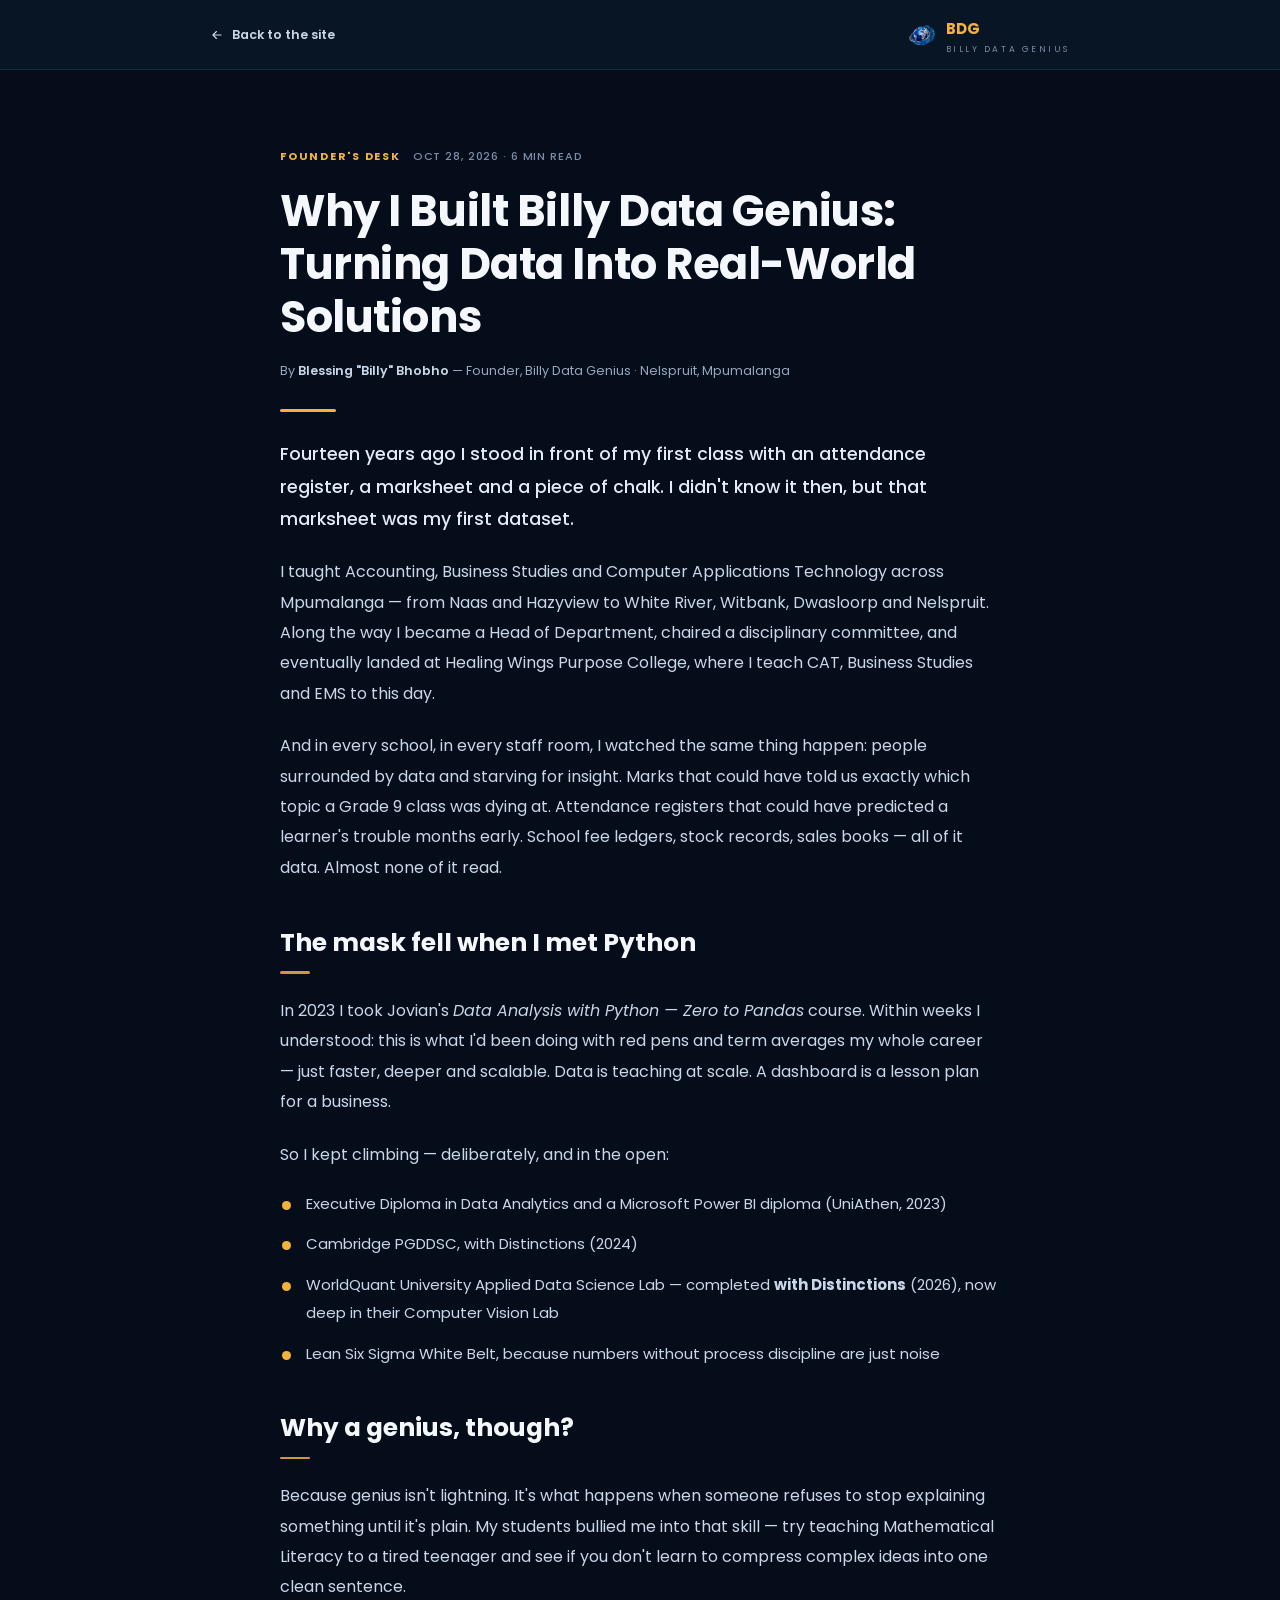
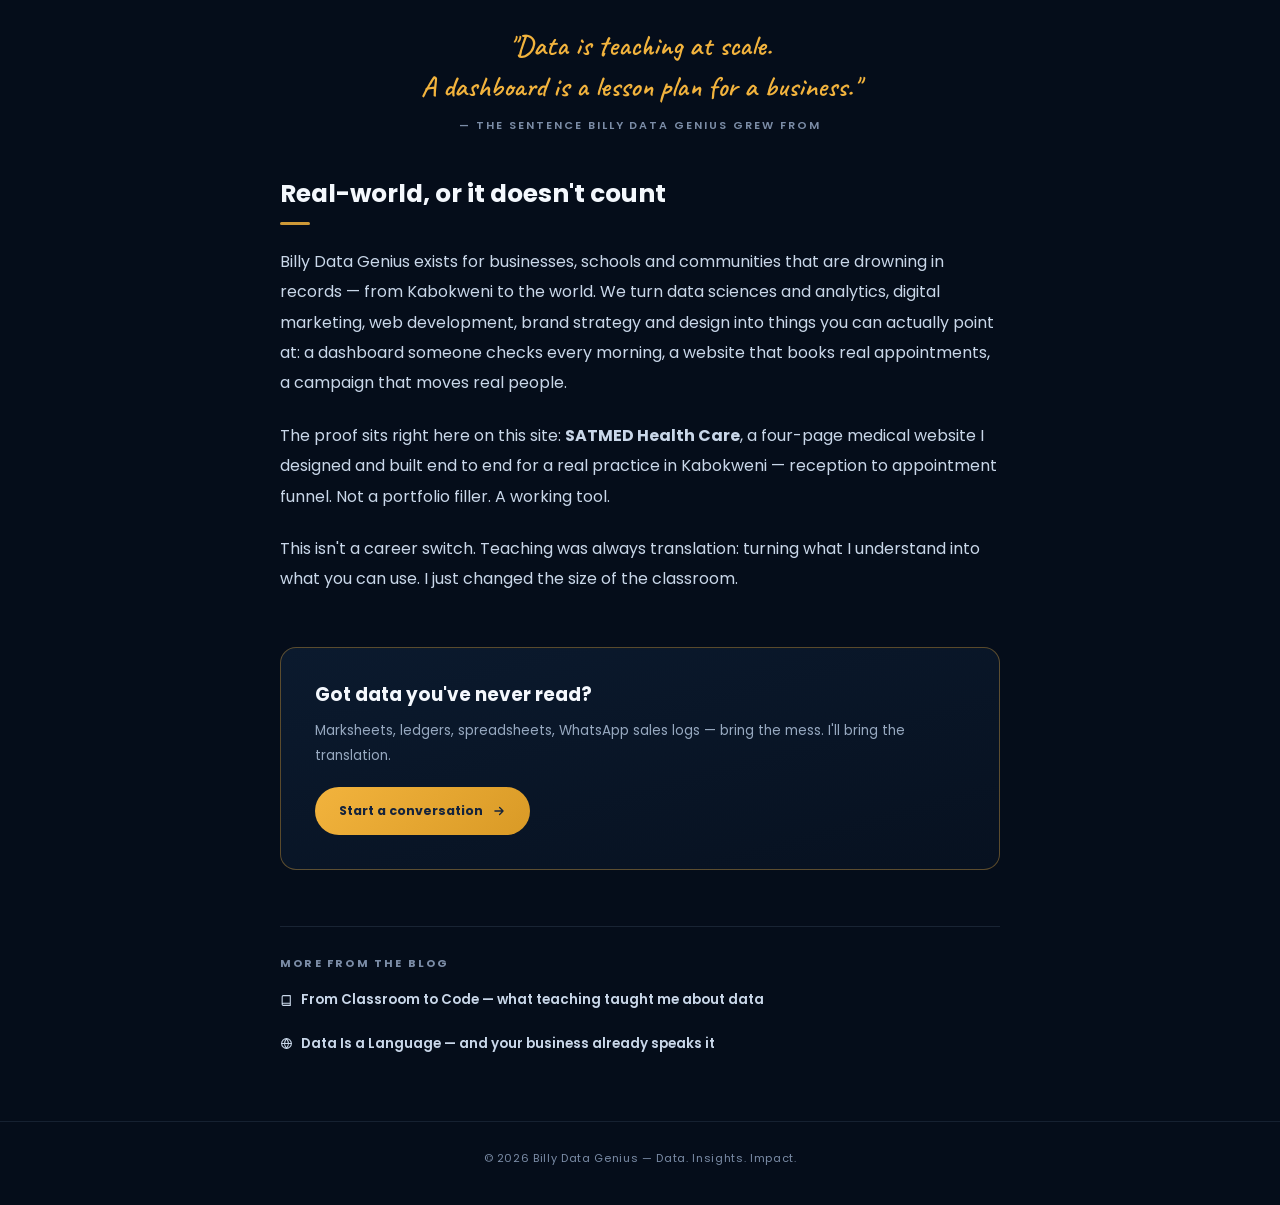
<file: blog/data-into-solutions.html>
<!DOCTYPE html>
<html lang="en">
<head>
<meta charset="utf-8">
<meta name="viewport" content="width=device-width, initial-scale=1">
<title>Why I Built Billy Data Genius — Turning Data Into Real-World Solutions | Billy Data Genius</title>
<meta name="description" content="From 14 years in Mpumalanga classrooms to data science — the story of why Billy Data Genius exists: to turn data into real-world solutions for businesses, schools and communities.">
<link rel="icon" type="image/png" href="../images/favicon.png">
<link rel="preconnect" href="https://fonts.googleapis.com">
<link rel="preconnect" href="https://fonts.gstatic.com" crossorigin>
<link href="https://fonts.googleapis.com/css2?family=Poppins:wght@400;500;600;700;800&family=Caveat:wght@600;700&display=swap" rel="stylesheet">
<style>
:root{
  --navy-950:#050D1A; --navy-900:#081524; --card-a:#0B1A2E; --card-b:#071120;
  --gold:#F2B33D; --gold-deep:#D99A26; --text-hi:#F4F8FD; --text-2:#C9D7E9;
  --muted:#97A9C0; --muted-2:#7B8CA6;
  --sans:"Poppins", system-ui, -apple-system, "Segoe UI", sans-serif;
  --script:"Caveat", "Segoe Script", cursive;
}
*,*::before,*::after{box-sizing:border-box}
body{margin:0; background:var(--navy-950); color:var(--text-2); font-family:var(--sans); font-size:16px; line-height:1.9; -webkit-font-smoothing:antialiased}
img{max-width:100%; display:block}
a{color:inherit; text-decoration:none}
h1,h2,h3,p{margin:0}
:focus-visible{outline:2px solid var(--gold); outline-offset:3px; border-radius:4px}
.top{background:var(--navy-900); border-bottom:1px solid rgba(146,178,214,.12)}
.top-in{width:min(860px, 100% - 48px); margin-inline:auto; display:flex; align-items:center; justify-content:space-between; padding:14px 0}
.back{display:inline-flex; align-items:center; gap:8px; font-size:12.5px; font-weight:600; color:var(--text-2)}
.back svg{width:14px; height:14px; fill:none; stroke:currentColor; stroke-width:2; stroke-linecap:round; stroke-linejoin:round; transition:transform .22s}
.back:hover svg{transform:translateX(-3px)}
.wordmark{display:flex; align-items:center; gap:10px}
.wordmark img{width:30px}
.wordmark b{font-size:15px; font-weight:700; color:var(--gold); letter-spacing:.02em}
.wordmark small{font-size:8.5px; letter-spacing:.3em; color:var(--muted-2); display:block; line-height:1.3}
article{width:min(720px, 100% - 48px); margin:clamp(44px, 7vw, 76px) auto 0}
.kicker{display:flex; align-items:center; gap:12px; flex-wrap:wrap; font-size:11px; letter-spacing:.16em; text-transform:uppercase; color:var(--gold); font-weight:700}
.kicker .date{color:var(--muted-2); letter-spacing:.08em; font-weight:500}
h1{margin-top:18px; font-size:clamp(1.8rem, 4.2vw, 2.7rem); font-weight:700; line-height:1.22; color:var(--text-hi); letter-spacing:-.01em}
.byline{margin-top:16px; font-size:12.5px; color:var(--muted)}
.byline b{color:var(--text-2); font-weight:600}
.rule{width:56px; height:3px; background:var(--gold); border-radius:2px; margin-top:26px}
.lede{margin-top:26px; font-size:17.5px; line-height:1.85; color:#E3ECF6; font-weight:500}
.body p{margin-top:22px}
.body h2{margin-top:44px; font-size:clamp(1.25rem, 2.4vw, 1.55rem); font-weight:700; color:var(--text-hi); line-height:1.3}
.body h2::after{content:""; display:block; width:30px; height:2.5px; background:var(--gold); border-radius:2px; margin-top:12px; opacity:.85}
.body ul{margin:20px 0 0; padding:0; list-style:none}
.body li{position:relative; padding-left:26px; margin-top:12px; font-size:15px; color:var(--text-2)}
.body li::before{content:""; position:absolute; left:2px; top:.72em; width:9px; height:9px; border-radius:50%; background:var(--gold)}
.pull{margin:40px 0 0; padding:0 8px; font-family:var(--script); font-weight:600; font-size:clamp(1.45rem, 2.6vw, 1.8rem); line-height:1.45; color:var(--gold); text-align:center}
.pull small{display:block; margin-top:10px; font-family:var(--sans); font-size:11px; letter-spacing:.18em; text-transform:uppercase; color:var(--muted-2)}
.cta-box{margin-top:52px; background:linear-gradient(165deg, var(--card-a), var(--card-b)); border:1px solid rgba(242,179,61,.35); border-radius:16px; padding:clamp(24px, 3.4vw, 34px)}
.cta-box h3{font-size:1.15rem; color:var(--text-hi); font-weight:700; line-height:1.4}
.cta-box p{margin-top:10px; font-size:13.5px; color:var(--muted)}
.btn{display:inline-flex; align-items:center; gap:9px; margin-top:18px; background:linear-gradient(135deg, var(--gold) 0%, var(--gold-deep) 100%); color:#14233C; font-size:12.5px; font-weight:700; padding:12px 24px; border-radius:999px; transition:transform .22s, box-shadow .22s}
.btn:hover{transform:translateY(-2px); box-shadow:0 12px 28px rgba(242,179,61,.25)}
.btn svg{width:14px; height:14px; fill:none; stroke:currentColor; stroke-width:2.2; stroke-linecap:round; stroke-linejoin:round}
.more{margin-top:56px; padding-top:26px; border-top:1px solid rgba(146,178,214,.14)}
.more h4{margin:0; font-size:11px; letter-spacing:.2em; text-transform:uppercase; color:var(--muted-2); font-weight:700}
.more a{display:inline-flex; align-items:center; gap:8px; margin-top:14px; margin-right:26px; font-size:13.5px; font-weight:600; color:var(--text-2); transition:color .2s}
.more a:hover{color:var(--gold)}
.more svg{width:13px; height:13px; fill:none; stroke:currentColor; stroke-width:2; stroke-linecap:round; stroke-linejoin:round}
footer{margin-top:60px; padding:26px 0 36px; border-top:1px solid rgba(146,178,214,.12); text-align:center}
footer p{font-size:11px; letter-spacing:.06em; color:var(--muted-2)}
</style>
</head>
<body>
<header class="top">
  <div class="top-in">
    <a href="../blog.html" class="back">
      <svg viewBox="0 0 24 24"><path d="M19 12H5M11 18l-6-6 6-6"/></svg>
      Back to the site
    </a>
    <a href="../index.html" class="wordmark">
      <img src="../images/logo-emblem.png" alt="">
      <span><b>BDG</b><small>BILLY DATA GENIUS</small></span>
    </a>
  </div>
</header>

<article>
  <div class="kicker"><span>Founder's Desk</span><span class="date">Oct 28, 2026 · 6 min read</span></div>
  <h1>Why I Built Billy Data Genius: Turning Data Into Real-World Solutions</h1>
  <p class="byline">By <b>Blessing "Billy" Bhobho</b> — Founder, Billy Data Genius · Nelspruit, Mpumalanga</p>
  <div class="rule" role="presentation"></div>

  <p class="lede">Fourteen years ago I stood in front of my first class with an attendance register, a marksheet and a piece of chalk. I didn't know it then, but that marksheet was my first dataset.</p>

  <div class="body">
    <p>I taught Accounting, Business Studies and Computer Applications Technology across Mpumalanga — from Naas and Hazyview to White River, Witbank, Dwasloorp and Nelspruit. Along the way I became a Head of Department, chaired a disciplinary committee, and eventually landed at Healing Wings Purpose College, where I teach CAT, Business Studies and EMS to this day.</p>

    <p>And in every school, in every staff room, I watched the same thing happen: people surrounded by data and starving for insight. Marks that could have told us exactly which topic a Grade 9 class was dying at. Attendance registers that could have predicted a learner's trouble months early. School fee ledgers, stock records, sales books — all of it data. Almost none of it read.</p>

    <h2>The mask fell when I met Python</h2>
    <p>In 2023 I took Jovian's <i>Data Analysis with Python — Zero to Pandas</i> course. Within weeks I understood: this is what I'd been doing with red pens and term averages my whole career — just faster, deeper and scalable. Data is teaching at scale. A dashboard is a lesson plan for a business.</p>

    <p>So I kept climbing — deliberately, and in the open:</p>
    <ul>
      <li>Executive Diploma in Data Analytics and a Microsoft Power BI diploma (UniAthen, 2023)</li>
      <li>Cambridge PGDDSC, with Distinctions (2024)</li>
      <li>WorldQuant University Applied Data Science Lab — completed <b>with Distinctions</b> (2026), now deep in their Computer Vision Lab</li>
      <li>Lean Six Sigma White Belt, because numbers without process discipline are just noise</li>
    </ul>

    <h2>Why a genius, though?</h2>
    <p>Because genius isn't lightning. It's what happens when someone refuses to stop explaining something until it's plain. My students bullied me into that skill — try teaching Mathematical Literacy to a tired teenager and see if you don't learn to compress complex ideas into one clean sentence.</p>
    <p class="pull">"Data is teaching at scale.<br>A dashboard is a lesson plan for a business."<small>— the sentence Billy Data Genius grew from</small></p>

    <h2>Real-world, or it doesn't count</h2>
    <p>Billy Data Genius exists for businesses, schools and communities that are drowning in records — from Kabokweni to the world. We turn data sciences and analytics, digital marketing, web development, brand strategy and design into things you can actually point at: a dashboard someone checks every morning, a website that books real appointments, a campaign that moves real people.</p>
    <p>The proof sits right here on this site: <b>SATMED Health Care</b>, a four-page medical website I designed and built end to end for a real practice in Kabokweni — reception to appointment funnel. Not a portfolio filler. A working tool.</p>

    <p>This isn't a career switch. Teaching was always translation: turning what I understand into what you can use. I just changed the size of the classroom.</p>
  </div>

  <div class="cta-box">
    <h3>Got data you've never read?</h3>
    <p>Marksheets, ledgers, spreadsheets, WhatsApp sales logs — bring the mess. I'll bring the translation.</p>
    <a href="../contact.html" class="btn">Start a conversation
      <svg viewBox="0 0 24 24"><path d="M5 12h14M13 6l6 6-6 6"/></svg></a>
  </div>

  <div class="more">
    <h4>More from the blog</h4>
    <a href="classroom-to-code.html"><svg viewBox="0 0 24 24"><path d="M4 19V5a2 2 0 0 1 2-2h13v18H6a2 2 0 0 1-2-2zm0 0a2 2 0 0 1 2-2h13"/></svg>From Classroom to Code — what teaching taught me about data</a>
    <a href="data-is-a-language.html"><svg viewBox="0 0 24 24"><circle cx="12" cy="12" r="9"/><path d="M3 12h18M12 3a14.5 14.5 0 0 1 0 18 14.5 14.5 0 0 1 0-18"/></svg>Data Is a Language — and your business already speaks it</a>
  </div>
</article>

<footer>
  <p>© 2026 Billy Data Genius — Data. Insights. Impact.</p>
</footer>
</body>
</html>
</file>
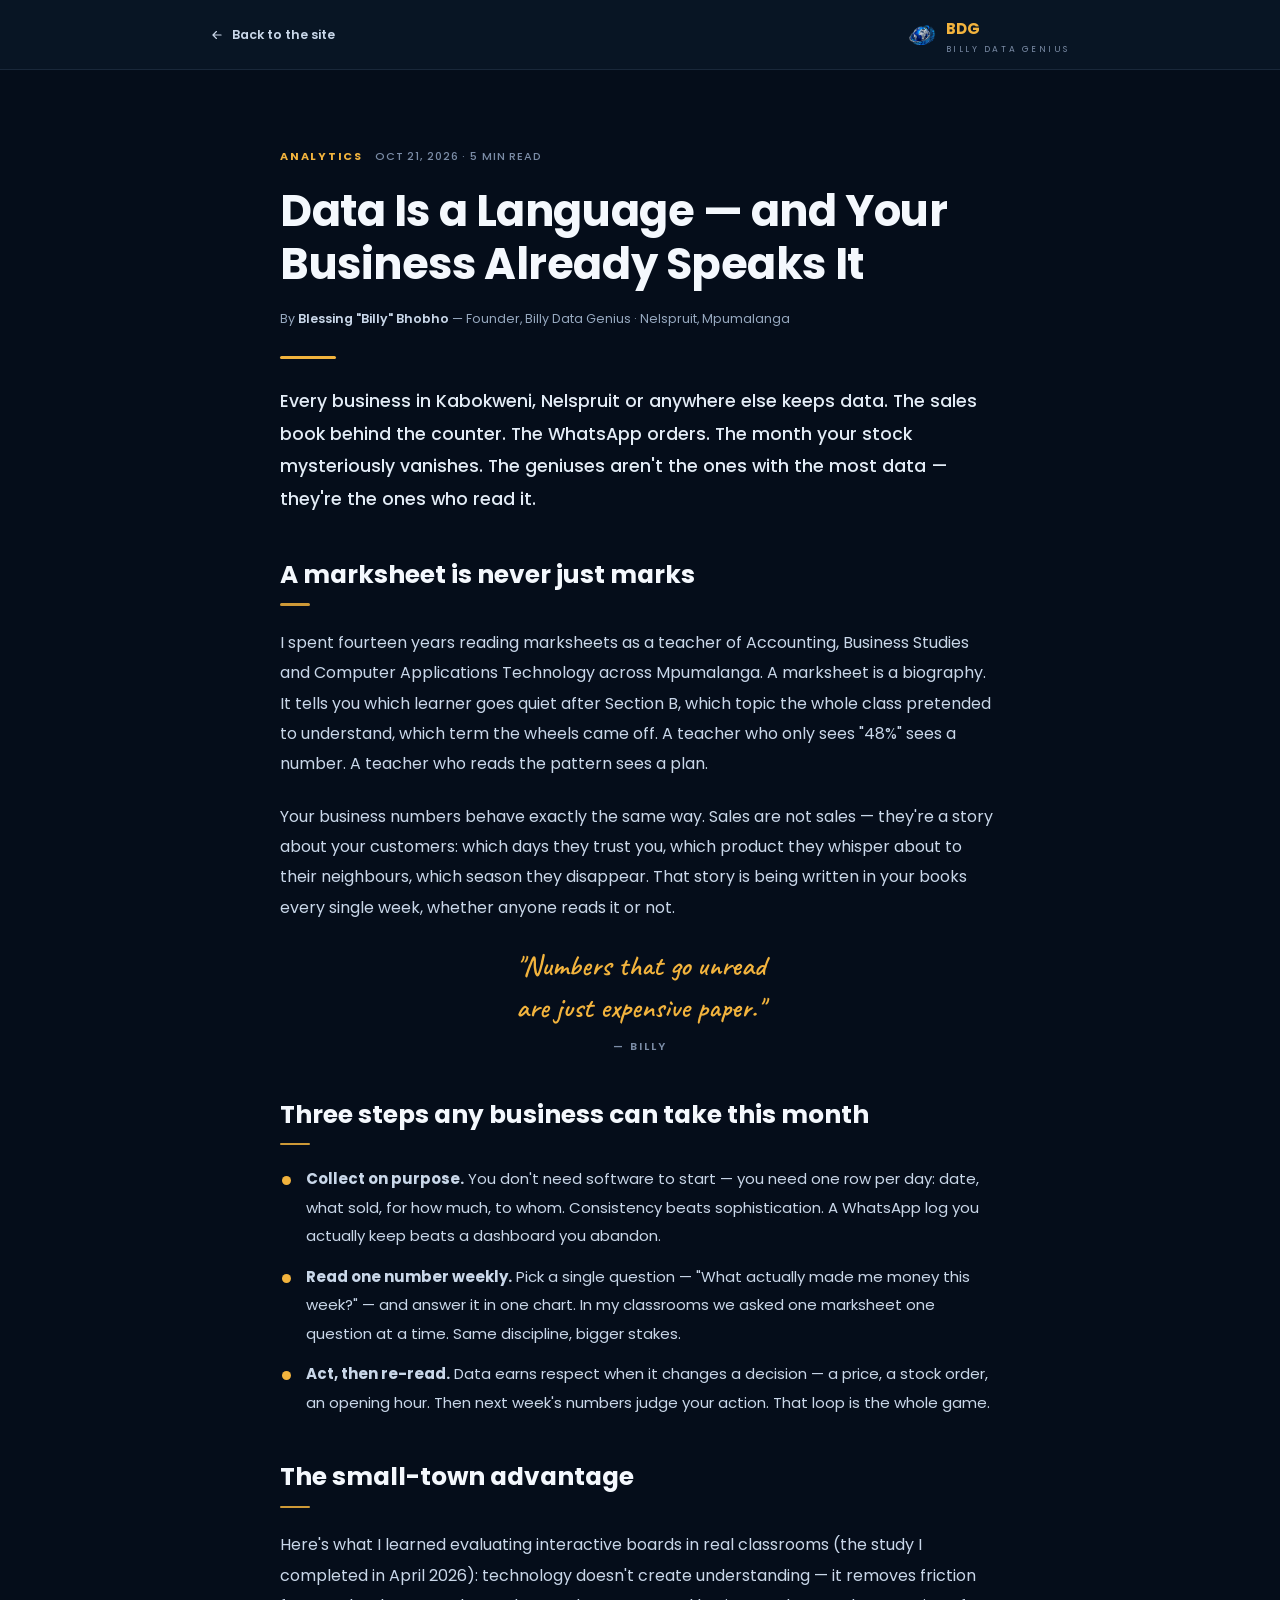
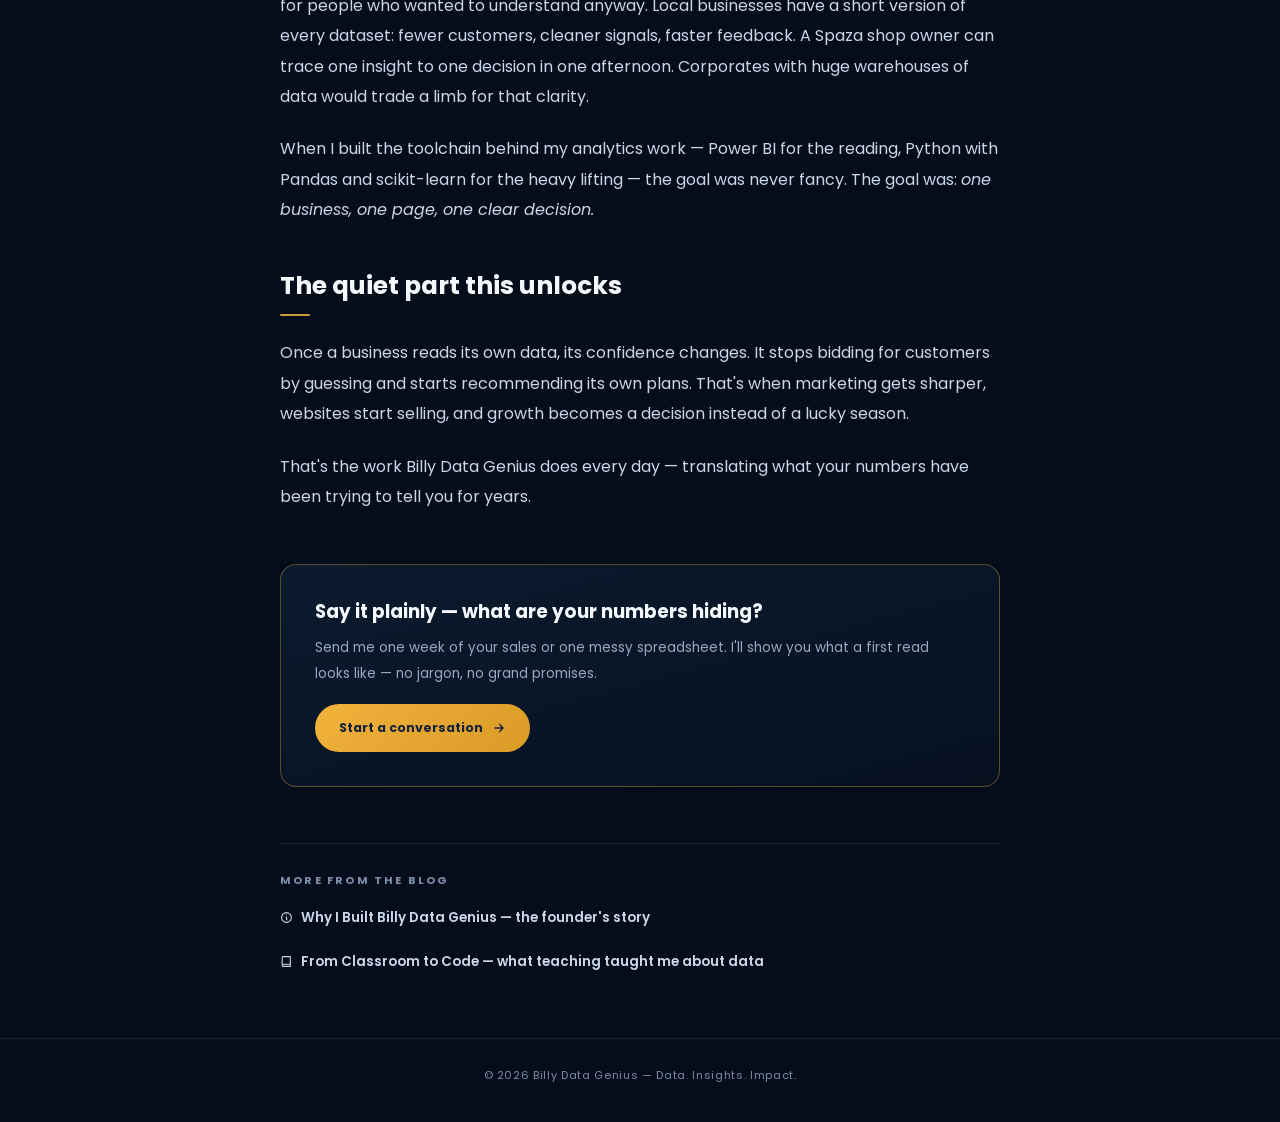
<file: blog/data-is-a-language.html>
<!DOCTYPE html>
<html lang="en">
<head>
<meta charset="utf-8">
<meta name="viewport" content="width=device-width, initial-scale=1">
<title>Data Is a Language — and Your Business Already Speaks It | Billy Data Genius</title>
<meta name="description" content="Every small business keeps data — sales books, spreadsheets, WhatsApp orders. A practical, three-step way to start reading that data and acting on it, from a data scientist who spent 14 years reading marksheets.">
<link rel="icon" type="image/png" href="../images/favicon.png">
<link rel="preconnect" href="https://fonts.googleapis.com">
<link rel="preconnect" href="https://fonts.gstatic.com" crossorigin>
<link href="https://fonts.googleapis.com/css2?family=Poppins:wght@400;500;600;700;800&family=Caveat:wght@600;700&display=swap" rel="stylesheet">
<style>
:root{
  --navy-950:#050D1A; --navy-900:#081524; --card-a:#0B1A2E; --card-b:#071120;
  --gold:#F2B33D; --gold-deep:#D99A26; --text-hi:#F4F8FD; --text-2:#C9D7E9;
  --muted:#97A9C0; --muted-2:#7B8CA6;
  --sans:"Poppins", system-ui, -apple-system, "Segoe UI", sans-serif;
  --script:"Caveat", "Segoe Script", cursive;
}
*,*::before,*::after{box-sizing:border-box}
body{margin:0; background:var(--navy-950); color:var(--text-2); font-family:var(--sans); font-size:16px; line-height:1.9; -webkit-font-smoothing:antialiased}
img{max-width:100%; display:block}
a{color:inherit; text-decoration:none}
h1,h2,h3,p{margin:0}
:focus-visible{outline:2px solid var(--gold); outline-offset:3px; border-radius:4px}
.top{background:var(--navy-900); border-bottom:1px solid rgba(146,178,214,.12)}
.top-in{width:min(860px, 100% - 48px); margin-inline:auto; display:flex; align-items:center; justify-content:space-between; padding:14px 0}
.back{display:inline-flex; align-items:center; gap:8px; font-size:12.5px; font-weight:600; color:var(--text-2)}
.back svg{width:14px; height:14px; fill:none; stroke:currentColor; stroke-width:2; stroke-linecap:round; stroke-linejoin:round; transition:transform .22s}
.back:hover svg{transform:translateX(-3px)}
.wordmark{display:flex; align-items:center; gap:10px}
.wordmark img{width:30px}
.wordmark b{font-size:15px; font-weight:700; color:var(--gold); letter-spacing:.02em}
.wordmark small{font-size:8.5px; letter-spacing:.3em; color:var(--muted-2); display:block; line-height:1.3}
article{width:min(720px, 100% - 48px); margin:clamp(44px, 7vw, 76px) auto 0}
.kicker{display:flex; align-items:center; gap:12px; flex-wrap:wrap; font-size:11px; letter-spacing:.16em; text-transform:uppercase; color:var(--gold); font-weight:700}
.kicker .date{color:var(--muted-2); letter-spacing:.08em; font-weight:500}
h1{margin-top:18px; font-size:clamp(1.8rem, 4.2vw, 2.7rem); font-weight:700; line-height:1.22; color:var(--text-hi); letter-spacing:-.01em}
.byline{margin-top:16px; font-size:12.5px; color:var(--muted)}
.byline b{color:var(--text-2); font-weight:600}
.rule{width:56px; height:3px; background:var(--gold); border-radius:2px; margin-top:26px}
.lede{margin-top:26px; font-size:17.5px; line-height:1.85; color:#E3ECF6; font-weight:500}
.body p{margin-top:22px}
.body h2{margin-top:44px; font-size:clamp(1.25rem, 2.4vw, 1.55rem); font-weight:700; color:var(--text-hi); line-height:1.3}
.body h2::after{content:""; display:block; width:30px; height:2.5px; background:var(--gold); border-radius:2px; margin-top:12px; opacity:.85}
.body ul{margin:20px 0 0; padding:0; list-style:none}
.body li{position:relative; padding-left:26px; margin-top:12px; font-size:15px; color:var(--text-2)}
.body li::before{content:""; position:absolute; left:2px; top:.72em; width:9px; height:9px; border-radius:50%; background:var(--gold)}
.pull{margin:40px 0 0; padding:0 8px; font-family:var(--script); font-weight:600; font-size:clamp(1.45rem, 2.6vw, 1.8rem); line-height:1.45; color:var(--gold); text-align:center}
.pull small{display:block; margin-top:10px; font-family:var(--sans); font-size:11px; letter-spacing:.18em; text-transform:uppercase; color:var(--muted-2)}
.cta-box{margin-top:52px; background:linear-gradient(165deg, var(--card-a), var(--card-b)); border:1px solid rgba(242,179,61,.35); border-radius:16px; padding:clamp(24px, 3.4vw, 34px)}
.cta-box h3{font-size:1.15rem; color:var(--text-hi); font-weight:700; line-height:1.4}
.cta-box p{margin-top:10px; font-size:13.5px; color:var(--muted)}
.btn{display:inline-flex; align-items:center; gap:9px; margin-top:18px; background:linear-gradient(135deg, var(--gold) 0%, var(--gold-deep) 100%); color:#14233C; font-size:12.5px; font-weight:700; padding:12px 24px; border-radius:999px; transition:transform .22s, box-shadow .22s}
.btn:hover{transform:translateY(-2px); box-shadow:0 12px 28px rgba(242,179,61,.25)}
.btn svg{width:14px; height:14px; fill:none; stroke:currentColor; stroke-width:2.2; stroke-linecap:round; stroke-linejoin:round}
.more{margin-top:56px; padding-top:26px; border-top:1px solid rgba(146,178,214,.14)}
.more h4{margin:0; font-size:11px; letter-spacing:.2em; text-transform:uppercase; color:var(--muted-2); font-weight:700}
.more a{display:inline-flex; align-items:center; gap:8px; margin-top:14px; margin-right:26px; font-size:13.5px; font-weight:600; color:var(--text-2); transition:color .2s}
.more a:hover{color:var(--gold)}
.more svg{width:13px; height:13px; fill:none; stroke:currentColor; stroke-width:2; stroke-linecap:round; stroke-linejoin:round}
footer{margin-top:60px; padding:26px 0 36px; border-top:1px solid rgba(146,178,214,.12); text-align:center}
footer p{font-size:11px; letter-spacing:.06em; color:var(--muted-2)}
</style>
</head>
<body>
<header class="top">
  <div class="top-in">
    <a href="../blog.html" class="back">
      <svg viewBox="0 0 24 24"><path d="M19 12H5M11 18l-6-6 6-6"/></svg>
      Back to the site
    </a>
    <a href="../index.html" class="wordmark">
      <img src="../images/logo-emblem.png" alt="">
      <span><b>BDG</b><small>BILLY DATA GENIUS</small></span>
    </a>
  </div>
</header>

<article>
  <div class="kicker"><span>Analytics</span><span class="date">Oct 21, 2026 · 5 min read</span></div>
  <h1>Data Is a Language — and Your Business Already Speaks It</h1>
  <p class="byline">By <b>Blessing "Billy" Bhobho</b> — Founder, Billy Data Genius · Nelspruit, Mpumalanga</p>
  <div class="rule" role="presentation"></div>

  <p class="lede">Every business in Kabokweni, Nelspruit or anywhere else keeps data. The sales book behind the counter. The WhatsApp orders. The month your stock mysteriously vanishes. The geniuses aren't the ones with the most data — they're the ones who read it.</p>

  <div class="body">
    <h2>A marksheet is never just marks</h2>
    <p>I spent fourteen years reading marksheets as a teacher of Accounting, Business Studies and Computer Applications Technology across Mpumalanga. A marksheet is a biography. It tells you which learner goes quiet after Section B, which topic the whole class pretended to understand, which term the wheels came off. A teacher who only sees "48%" sees a number. A teacher who reads the pattern sees a plan.</p>
    <p>Your business numbers behave exactly the same way. Sales are not sales — they're a story about your customers: which days they trust you, which product they whisper about to their neighbours, which season they disappear. That story is being written in your books every single week, whether anyone reads it or not.</p>
    <p class="pull">"Numbers that go unread<br>are just expensive paper."<small>— Billy</small></p>

    <h2>Three steps any business can take this month</h2>
    <ul>
      <li><b>Collect on purpose.</b> You don't need software to start — you need one row per day: date, what sold, for how much, to whom. Consistency beats sophistication. A WhatsApp log you actually keep beats a dashboard you abandon.</li>
      <li><b>Read one number weekly.</b> Pick a single question — "What actually made me money this week?" — and answer it in one chart. In my classrooms we asked one marksheet one question at a time. Same discipline, bigger stakes.</li>
      <li><b>Act, then re-read.</b> Data earns respect when it changes a decision — a price, a stock order, an opening hour. Then next week's numbers judge your action. That loop is the whole game.</li>
    </ul>

    <h2>The small-town advantage</h2>
    <p>Here's what I learned evaluating interactive boards in real classrooms (the study I completed in April 2026): technology doesn't create understanding — it removes friction for people who wanted to understand anyway. Local businesses have a short version of every dataset: fewer customers, cleaner signals, faster feedback. A Spaza shop owner can trace one insight to one decision in one afternoon. Corporates with huge warehouses of data would trade a limb for that clarity.</p>
    <p>When I built the toolchain behind my analytics work — Power BI for the reading, Python with Pandas and scikit-learn for the heavy lifting — the goal was never fancy. The goal was: <i>one business, one page, one clear decision.</i></p>

    <h2>The quiet part this unlocks</h2>
    <p>Once a business reads its own data, its confidence changes. It stops bidding for customers by guessing and starts recommending its own plans. That's when marketing gets sharper, websites start selling, and growth becomes a decision instead of a lucky season.</p>
    <p>That's the work Billy Data Genius does every day — translating what your numbers have been trying to tell you for years.</p>
  </div>

  <div class="cta-box">
    <h3>Say it plainly — what are your numbers hiding?</h3>
    <p>Send me one week of your sales or one messy spreadsheet. I'll show you what a first read looks like — no jargon, no grand promises.</p>
    <a href="../contact.html" class="btn">Start a conversation
      <svg viewBox="0 0 24 24"><path d="M5 12h14M13 6l6 6-6 6"/></svg></a>
  </div>

  <div class="more">
    <h4>More from the blog</h4>
    <a href="data-into-solutions.html"><svg viewBox="0 0 24 24"><path d="M3 12a9 9 0 1 0 18 0 9 9 0 0 0-18 0M12 7h.01M11 11h1v5h1"/></svg>Why I Built Billy Data Genius — the founder's story</a>
    <a href="classroom-to-code.html"><svg viewBox="0 0 24 24"><path d="M4 19V5a2 2 0 0 1 2-2h13v18H6a2 2 0 0 1-2-2zm0 0a2 2 0 0 1 2-2h13"/></svg>From Classroom to Code — what teaching taught me about data</a>
  </div>
</article>

<footer>
  <p>© 2026 Billy Data Genius — Data. Insights. Impact.</p>
</footer>
</body>
</html>
</file>
<file: styles.css>
/* ================= tokens ================= */
:root{
  --navy-950:#050D1A;          /* deepest section bg */
  --navy-900:#081524;          /* header */
  --navy-800:#0A1729;          /* hero base */
  --navy-750:#0A1626;          /* about text panel */
  --card-a:#0B1A2E;            /* card gradient top */
  --card-b:#071120;            /* card gradient bottom */
  --ink:#14294B;               /* headings on light */
  --gold:#F2B33D;
  --gold-hi:#F7C155;
  --gold-deep:#D99A26;
  --text-hi:#F4F8FD;
  --text-2:#C9D7E9;
  --muted:#97A9C0;
  --muted-2:#7B8CA6;
  --light-bg:#F3F4F8;
  --body-light:#5B6C86;
  --blue:#5AA9FF;
  --green:#37D690;
  --purple:#8B6FF7;
  --pink:#F45FA2;
  --skyline:#8FBFE8;
  --container:1240px;
  --pad-y:clamp(64px, 8.4vw, 104px);
  --header-h:74px;
  --radius-card:14px;
  --shadow-card:0 18px 44px rgba(0,0,0,.42);
  --sans:"Poppins", system-ui, -apple-system, "Segoe UI", sans-serif;
  --script:"Caveat", "Segoe Script", cursive;
}

/* ================= base ================= */
*,*::before,*::after{box-sizing:border-box}
html{scroll-behavior:smooth; scroll-padding-top:calc(var(--header-h) + 16px)}
@media (prefers-reduced-motion:reduce){ html{scroll-behavior:auto} }
body{
  margin:0; background:var(--navy-950); color:var(--text-hi);
  font-family:var(--sans); font-size:16px; line-height:1.7;
  -webkit-font-smoothing:antialiased; text-rendering:optimizeLegibility;
}
img{max-width:100%; display:block}
a{color:inherit; text-decoration:none}
button{font:inherit; background:none; border:0; cursor:pointer; color:inherit}
h1,h2,h3,p{margin:0}
.gold-text{color:var(--gold)}
.wrap{width:min(var(--container), 100% - clamp(40px, 6.4vw, 72px)); margin-inline:auto}
::selection{background:var(--gold); color:#14233C}
:focus-visible{outline:2px solid var(--gold); outline-offset:3px; border-radius:4px}

.eyebrow{
  font-size:11px; font-weight:700; letter-spacing:.3em; text-transform:uppercase;
  color:var(--muted); margin:0
}
.eyebrow.gold{color:var(--gold)}

/* reveal on scroll */
.js .reveal{opacity:0; transform:translateY(18px);
  transition:opacity .7s cubic-bezier(.2,.6,.2,1), transform .7s cubic-bezier(.2,.6,.2,1)}
.js .reveal.in{opacity:1; transform:none}
@media (prefers-reduced-motion:reduce){ .js .reveal{opacity:1; transform:none; transition:none} }

/* ================= buttons ================= */
.btn{
  display:inline-flex; align-items:center; gap:10px;
  font-size:13px; font-weight:600; letter-spacing:.02em;
  padding:13px 26px; border-radius:999px; transition:.22s;
}
.btn .arr{width:15px; height:15px; stroke:currentColor; stroke-width:2; fill:none;
  stroke-linecap:round; stroke-linejoin:round; transition:transform .22s}
.btn:hover .arr{transform:translateX(4px)}
.btn-gold{background:var(--gold); color:#152238; font-weight:700}
.btn-gold:hover{background:var(--gold-hi); transform:translateY(-2px)}
.btn-outline-gold{border:1.5px solid var(--gold); color:var(--gold)}
.btn-outline-gold:hover{background:var(--gold); color:#152238}
.btn-outline-navy{border:1.5px solid rgba(20,41,75,.55); color:var(--ink)}
.btn-outline-navy:hover{border-color:var(--ink); background:rgba(20,41,75,.06)}

/* ================= header ================= */
.site-header{
  position:fixed; inset:0 0 auto; z-index:60; height:var(--header-h);
  background:rgba(8,21,36,.55); backdrop-filter:blur(10px); -webkit-backdrop-filter:blur(10px);
  border-bottom:1px solid transparent; transition:.3s;
}
.site-header.solid{background:rgba(6,14,26,.92); border-bottom-color:rgba(146,178,214,.1)}
.header-inner{height:var(--header-h); display:flex; align-items:center; justify-content:space-between; gap:24px}
.brand{display:flex; align-items:center; gap:13px; flex-shrink:0}
.brand img{height:46px; width:auto}
.brand-bdg{font-size:24px; font-weight:800; letter-spacing:.02em; color:var(--gold); line-height:1}
.brand-lines{display:flex; flex-direction:column; gap:3px; border-left:1px solid rgba(242,179,61,.4); padding-left:13px}
.brand-lines b{font-size:13px; font-weight:700; letter-spacing:.08em; color:var(--text-hi); white-space:nowrap}
.brand-lines span{font-size:8.5px; font-weight:500; letter-spacing:.34em; color:var(--muted); white-space:nowrap}
.main-nav{display:flex; gap:clamp(18px, 2.4vw, 34px); align-items:center}
.main-nav a{
  font-size:13px; font-weight:500; color:var(--text-2); padding:6px 2px;
  border-bottom:2px solid transparent; transition:.2s;
}
.main-nav a:hover{color:#fff}
.main-nav a.active{color:var(--gold); font-weight:600; border-bottom-color:var(--gold)}
.header-cta{flex-shrink:0}
.nav-toggle{display:none; width:42px; height:42px; border-radius:10px; border:1px solid rgba(146,178,214,.25);
  align-items:center; justify-content:center}
.nav-toggle .bars, .nav-toggle .bars::before, .nav-toggle .bars::after{
  content:""; display:block; width:18px; height:2px; background:var(--text-hi); border-radius:2px; position:relative;
}
.nav-toggle .bars::before{position:absolute; top:-6px}
.nav-toggle .bars::after{position:absolute; top:6px}
.mobile-nav{
  display:none; position:fixed; top:var(--header-h); left:0; right:0; z-index:59;
  background:rgba(6,14,26,.97); border-top:1px solid rgba(146,178,214,.12);
  padding:10px 24px 22px; backdrop-filter:blur(10px);
}
.mobile-nav.open{display:flex; flex-direction:column}
.mobile-nav a{padding:13px 4px; font-size:14px; font-weight:500; color:var(--text-2); border-bottom:1px solid rgba(146,178,214,.08)}
.mobile-nav a.active{color:var(--gold)}

/* ================= hero ================= */
.hero{
  position:relative; min-height:clamp(580px, 76vh, 740px);
  display:flex; align-items:center; overflow:hidden; background:var(--navy-800);
}
.hero-media{
  position:absolute; inset:0;
  background:url("images/hero-vision.jpg") no-repeat;
  background-size:cover; background-position:center 42%;
}
.hero-grad{
  position:absolute; inset:0; background:
    linear-gradient(90deg, var(--navy-800) 0%, rgba(10,23,41,.985) 26%, rgba(10,23,41,.8) 42%, rgba(10,23,41,.28) 60%, rgba(9,19,34,.05) 78%),
    linear-gradient(180deg, rgba(6,14,26,.6) 0%, rgba(6,14,26,0) 18%, rgba(6,14,26,0) 76%, rgba(5,13,26,.9) 100%);
}
.hero-inner{position:relative; padding-top:calc(var(--header-h) + 26px); padding-bottom:56px}
.hero-copy{max-width:590px}
.hero-eyebrow{font-size:13px; font-weight:700; letter-spacing:.32em; text-transform:uppercase; color:var(--gold); line-height:2}
.hero-eyebrow span{display:block; font-size:14.5px}
.hero h1{
  margin-top:20px;
  font-size:clamp(2.55rem, 4.7vw, 4.05rem); font-weight:700; line-height:1.12;
  letter-spacing:-.01em; color:#fff; text-wrap:balance;
}
.hero .lede{
  margin-top:24px; font-size:15px; line-height:1.85;
  color:#DCE6F2; max-width:47ch;
}
.hero-actions{margin-top:36px; display:flex; align-items:center; gap:28px; flex-wrap:wrap}
.play-link{display:inline-flex; align-items:center; gap:12px; font-size:13.5px; font-weight:600; color:#fff}
.play-circle{
  width:36px; height:36px; border-radius:50%; border:1.5px solid rgba(255,255,255,.75);
  display:inline-flex; align-items:center; justify-content:center; transition:.22s; flex-shrink:0;
}
.play-circle svg{width:11px; height:11px; fill:#fff; margin-left:2px}
.play-link:hover .play-circle{background:rgba(255,255,255,.16); border-color:#fff}

/* ================= services ================= */
.services{background:var(--navy-950); padding:var(--pad-y) 0}
.services-inner{display:grid; grid-template-columns:200px 1fr; gap:clamp(26px, 3.4vw, 52px)}
.service-rail{position:relative; padding-right:30px}
.service-rail::after{
  content:""; position:absolute; top:4px; bottom:4px; right:0; width:1.5px;
  background:linear-gradient(180deg, var(--gold), rgba(242,179,61,.12));
}
.rail-title{
  margin-top:20px;
  writing-mode:vertical-rl; transform:rotate(180deg);
  font-size:clamp(2.5rem, 3.4vw, 3.45rem); font-weight:800; line-height:1;
  letter-spacing:.3em; text-transform:uppercase; color:#fff;
}
.cards{display:grid; grid-template-columns:repeat(5, minmax(0,1fr)); gap:16px}
.card{
  --ac:var(--blue); --ac-soft:rgba(90,169,255,.5);
  display:flex; flex-direction:column;
  background:linear-gradient(165deg, var(--card-a) 0%, var(--card-b) 100%);
  border:1px solid rgba(146,178,214,.14); border-radius:var(--radius-card);
  padding:0; overflow:hidden; min-height:296px;
  transition:transform .3s, border-color .3s, box-shadow .3s;
}
.card-art{height:148px; flex:none}
.card-art img{width:100%; height:100%; object-fit:cover; object-position:center 42%; display:block}
.card-body{display:flex; flex-direction:column; flex:1; padding:20px 20px 22px}
.card:hover{transform:translateY(-5px); border-color:var(--ac-soft); box-shadow:var(--shadow-card)}
.card-icon{width:34px; height:34px; color:var(--ac); margin-bottom:18px}
.card-icon svg{width:100%; height:100%; fill:none; stroke:currentColor; stroke-width:1.7; stroke-linecap:round; stroke-linejoin:round}
.card-icon svg .fill{fill:currentColor; stroke:none}
.card h3{font-size:15.5px; font-weight:600; line-height:1.4; color:var(--text-hi)}
.card p{margin-top:12px; font-size:12.5px; line-height:1.75; color:var(--muted); margin-bottom:auto}
.card .learn{
  margin-top:20px; display:inline-flex; align-items:center; gap:7px;
  font-size:12px; font-weight:600; color:var(--ac);
}
.card .learn svg{width:14px; height:14px; stroke:currentColor; stroke-width:2; fill:none;
  stroke-linecap:round; stroke-linejoin:round; transition:transform .22s}
.card .learn:hover svg{transform:translateX(4px)}

/* ================= about band ================= */
.about-band{
  display:grid; grid-template-columns:29fr 40fr 28fr 56px;
  min-height:480px; background:var(--navy-750);
}
.panel{position:relative; overflow:hidden}
.panel > img{position:absolute; inset:0; width:100%; height:100%; object-fit:cover}
.panel-1 > img{object-position:55% 62%}
.panel-1::after{content:""; position:absolute; inset:0;
  background:linear-gradient(200deg, rgba(10,22,38,.15) 40%, rgba(6,14,26,.72) 100%)}
.band-caption{
  position:absolute; left:11%; bottom:10%; z-index:2;
  font-size:clamp(18px, 1.75vw, 23px); font-weight:700; letter-spacing:.2em;
  text-transform:uppercase; color:#fff; line-height:1.55; white-space:nowrap;
}
.panel-3{background:var(--navy-800)}
.panel-3 .img-wrap img{position:absolute; inset:0; width:100%; height:100%; object-fit:cover; object-position:right 58%}
.panel-3::after{content:""; position:absolute; inset:0;
  background:linear-gradient(270deg, rgba(6,14,26,.72) 0%, rgba(6,14,26,.25) 34%, transparent 55%)}
.ambition{
  position:absolute; top:13%; right:9%; z-index:2; text-align:right;
  font-size:13.5px; font-weight:700; letter-spacing:.24em; text-transform:uppercase;
  color:#fff; line-height:2.15;
}
.ambition::after{content:""; display:inline-block; width:30px; height:3px; background:var(--gold); margin-left:2px}
.about-panel{display:flex; flex-direction:column; justify-content:center; padding:clamp(34px, 3.6vw, 50px) clamp(26px, 2.8vw, 40px)}
.about-panel h2{
  margin-top:16px; font-size:clamp(1.7rem, 2.65vw, 2.35rem);
  font-weight:700; line-height:1.22; color:#fff;
}
.about-panel h2 .gold-text{font-weight:700}
.about-panel .about-copy{
  margin-top:18px; font-size:13.5px; line-height:1.9; color:#B9C9DE; max-width:50ch;
}
.stats{display:flex; gap:12px; margin-top:26px; flex-wrap:wrap}
.stat{display:flex; align-items:center; gap:8px}
.stat-ico{
  width:26px; height:26px; border-radius:50%; border:1.4px solid var(--gold);
  display:inline-flex; align-items:center; justify-content:center; color:var(--gold); flex-shrink:0;
}
.stat-ico svg{width:12px; height:12px; fill:none; stroke:currentColor; stroke-width:1.8; stroke-linecap:round; stroke-linejoin:round}
.stat b{display:block; font-size:15.5px; font-weight:700; color:#fff; line-height:1.25; white-space:nowrap}
.stat small{display:block; font-size:9.5px; font-weight:500; color:var(--muted); letter-spacing:.03em; white-space:nowrap}
.about-panel .btn-outline-gold{align-self:flex-start; margin-top:28px; font-size:12.5px; padding:11px 22px}
.script-strip{background:var(--navy-750); display:flex; align-items:center; justify-content:center}
.script-strip span{
  writing-mode:vertical-rl; transform:rotate(180deg);
  font-family:var(--script); font-size:clamp(1.35rem, 1.55vw, 1.6rem); font-weight:600;
  color:var(--gold); letter-spacing:.05em; white-space:nowrap;
}

/* ================= vision & mission ================= */
.vm{position:relative; overflow:hidden; background:var(--navy-950)}
.vm::before{content:""; position:absolute; width:780px; height:460px; left:50%; top:-26%; transform:translateX(-50%);
  background:radial-gradient(closest-side, rgba(242,179,61,.09), transparent 70%); pointer-events:none}
.vm::after{content:""; position:absolute; width:520px; height:380px; right:-8%; bottom:-30%;
  background:radial-gradient(closest-side, rgba(90,169,255,.07), transparent 72%); pointer-events:none}
.vm-inner{position:relative; z-index:1}
.vm-head{text-align:center; max-width:52ch; margin:0 auto clamp(30px, 3.6vw, 46px)}
.vm-head h2{margin-top:14px; font-size:clamp(1.85rem, 2.9vw, 2.6rem); font-weight:700; line-height:1.18; color:#fff}
.vm-head .vm-sub{margin-top:16px; font-size:13.5px; line-height:1.85; color:#B9C9DE}
.vm-grid{display:grid; grid-template-columns:1fr 1fr; gap:20px}
.vm-card{
  --ac:var(--gold); --ac-soft:rgba(242,179,61,.45);
  position:relative;
  background:linear-gradient(165deg, var(--card-a) 0%, var(--card-b) 100%);
  border:1px solid rgba(146,178,214,.14); border-radius:var(--radius-card);
  padding:clamp(30px, 3.2vw, 40px) clamp(24px, 3vw, 38px);
  transition:transform .3s, border-color .3s, box-shadow .3s;
}
.vm-card::before{content:""; position:absolute; top:0; left:16%; right:16%; height:2.5px;
  background:linear-gradient(90deg, transparent, var(--ac), transparent)}
.vm-card:hover{transform:translateY(-5px); border-color:var(--ac-soft); box-shadow:var(--shadow-card)}
.vm-ico{
  width:46px; height:46px; border-radius:12px; color:var(--ac);
  display:inline-flex; align-items:center; justify-content:center;
  background:linear-gradient(165deg, var(--ac-soft), transparent 140%);
  border:1px solid var(--ac-soft); margin-bottom:20px;
}
.vm-ico svg{width:21px; height:21px; fill:none; stroke:currentColor; stroke-width:1.7; stroke-linecap:round; stroke-linejoin:round}
.vm-ico svg .fill{fill:currentColor; stroke:none}
.vm-card h3{font-size:clamp(19px, 1.75vw, 22px); font-weight:700; color:var(--text-hi)}
.vm-card h3::after{content:""; display:block; width:26px; height:2.5px; background:var(--ac); border-radius:2px; margin-top:12px}
.vm-card .vm-copy{margin-top:18px; font-size:13.5px; line-height:1.9; color:#B9C9DE}
.vm-quote{
  margin:clamp(24px, 2.8vw, 38px) auto 0;
  display:flex; align-items:center; justify-content:center; gap:16px;
  font-family:var(--script); font-weight:600;
  font-size:clamp(1.4rem, 2vw, 1.7rem); letter-spacing:.04em;
  color:var(--gold);
}
.vm-quote::before, .vm-quote::after{
  content:""; width:34px; height:1.5px; flex:none;
  background:linear-gradient(90deg, transparent, rgba(242,179,61,.75));
}
.vm-quote::after{background:linear-gradient(270deg, transparent, rgba(242,179,61,.75))}

/* ================= technologies ================= */
.tech{
  position:relative; overflow:hidden;
  background:linear-gradient(112deg, #0D2C50 0%, #0A2141 34%, #081A30 58%, #050D18 100%);
}
.tech::before{
  content:""; position:absolute; width:880px; height:540px; left:10%; top:-22%;
  background:radial-gradient(closest-side, rgba(64,140,214,.26), transparent 72%); pointer-events:none;
}
.tech-waves{position:absolute; inset:0; opacity:.55; pointer-events:none}
.tech-inner{position:relative; display:grid; grid-template-columns:minmax(280px, 330px) 1fr; align-items:center; padding-right:min(clamp(250px, 24vw, 350px), 27%)}
.tech-eyebrow{color:var(--skyline)}
.tech-copy{padding:clamp(56px, 6.8vw, 88px) clamp(26px, 3.4vw, 52px) clamp(56px, 6.8vw, 88px) 0}
.tech h2{margin-top:14px; font-size:clamp(1.85rem, 2.9vw, 2.6rem); font-weight:700; line-height:1.18; color:#fff}
.tech .tech-sub{margin-top:16px; font-size:13.5px; line-height:1.85; color:#A9BDD8; max-width:38ch}
.tech .btn{margin-top:30px}
.btn-tech{border:1.5px solid rgba(143,191,232,.65); color:#D9E9F8}
.btn-tech:hover{background:rgba(143,191,232,.14)}
.chips{display:grid; grid-template-columns:repeat(5, minmax(0,1fr)); gap:14px; align-self:center; max-width:600px; margin:clamp(40px,5vw,64px) clamp(20px,3vw,44px)}
.chip{
  background:rgba(16,35,60,.66); border:1px solid rgba(127,182,234,.28); border-radius:14px;
  padding:16px 8px 12px; text-align:center; backdrop-filter:blur(4px); -webkit-backdrop-filter:blur(4px);
  transition:transform .25s, border-color .25s, box-shadow .25s;
}
.chip:hover{transform:translateY(-4px); border-color:rgba(242,179,61,.6); box-shadow:0 14px 30px rgba(0,0,0,.35)}
.chip svg{width:30px; height:30px; margin:0 auto 9px}
.chip span{display:block; font-size:11px; font-weight:500; color:#C9DAEC; line-height:1.3}
.tech-image{position:absolute; top:0; right:0; bottom:0; width:min(clamp(230px, 21.5vw, 320px), 25%); z-index:1; overflow:hidden}
.tech-image img{position:absolute; inset:0; width:100%; height:100%; object-fit:cover}
.tech-image::before{content:""; position:absolute; inset:0; z-index:1;
  background:linear-gradient(90deg, #081A30 0%, rgba(8,26,48,.3) 26%, transparent 52%)}

/* ================= featured work (light) ================= */
.work{background:var(--light-bg); color:var(--ink); padding:clamp(64px, 8vw, 96px) 0}
.work-inner{display:grid; grid-template-columns:minmax(250px, 300px) 1fr; gap:clamp(30px, 4.6vw, 62px); align-items:center}
.work .eyebrow{color:var(--ink)}
.work h2{margin-top:14px; font-size:clamp(1.85rem, 2.9vw, 2.5rem); font-weight:700; line-height:1.22}
.work .work-sub{margin-top:14px; font-size:13.5px; line-height:1.85; color:var(--body-light); max-width:34ch}
.work .btn{margin-top:26px; padding:11px 22px; font-size:12.5px}
.carousel{position:relative; min-width:0}
.car-viewport{
  overflow-x:auto; scroll-snap-type:x mandatory; scrollbar-width:none; -ms-overflow-style:none;
  padding-bottom:4px;
}
.car-viewport::-webkit-scrollbar{display:none}
.car-track{display:grid; grid-auto-flow:column; grid-auto-columns:calc((100% - 48px)/3); gap:24px}
.work-card{scroll-snap-align:start; display:block; text-decoration:none; color:inherit}
a.work-card{cursor:pointer}
.work-thumb{aspect-ratio:1200/640; border-radius:12px; overflow:hidden;
  box-shadow:0 14px 34px rgba(15,37,71,.14); transition:transform .3s, box-shadow .3s}
.work-card:hover .work-thumb{transform:translateY(-4px); box-shadow:0 20px 44px rgba(15,37,71,.2)}
.work-thumb img{width:100%; height:100%; object-fit:cover}
.work-card h3{margin-top:16px; font-size:15px; font-weight:700; color:#142B50}
.work-card p{margin-top:5px; font-size:12.5px; line-height:1.65; color:#64748B; max-width:30ch}
.car-arrows{position:absolute; right:-12px; top:38%; display:flex; flex-direction:column; gap:10px}
.car-btn{
  width:40px; height:40px; border-radius:50%; background:#fff;
  display:inline-flex; align-items:center; justify-content:center; transition:.22s;
}
.car-btn svg{width:15px; height:15px; fill:none; stroke-width:2; stroke-linecap:round; stroke-linejoin:round}
.car-prev{border:1.5px solid rgba(20,41,75,.22); color:#5D6B84}
.car-prev:hover:not([disabled]){border-color:rgba(20,41,75,.55)}
.car-next{border:1.5px solid var(--gold); color:var(--gold-deep)}
.car-btn:hover:not([disabled]){transform:scale(1.06)}
.car-btn[disabled]{opacity:.45; cursor:default}
.car-dots{display:flex; justify-content:center; gap:8px; margin-top:20px}
.car-dots button{width:7px; height:7px; border-radius:50%; background:#C9CFDA; transition:.22s}
.car-dots button.active{background:var(--ink); transform:scale(1.25)}

/* ============ portfolio of evidence spotlight ============ */
.spotlight{display:grid; grid-template-columns:1.12fr .88fr; gap:clamp(28px, 3.6vw, 52px); align-items:center;
  margin-top:clamp(42px, 5.4vw, 72px); padding-top:clamp(30px, 3.4vw, 48px); border-top:1.5px solid rgba(20,41,75,.14)}
.spot-board img{width:100%; height:auto; border-radius:12px; box-shadow:0 18px 44px rgba(15,37,71,.18); display:block}
.spot-copy h3{margin-top:12px; font-size:clamp(1.3rem, 1.95vw, 1.7rem); font-weight:700; line-height:1.3; color:#142B50}
.spot-list{margin:18px 0 0; padding:0; list-style:none}
.spot-list li{position:relative; padding-left:24px; margin-top:10px; font-size:13px; line-height:1.7; color:#45566F}
.spot-list li::before{content:""; position:absolute; left:2px; top:.52em; width:11px; height:11px; border-radius:50%;
  background:radial-gradient(circle at 35% 30%, #F7C155, var(--gold-deep))}
.spot-tags{display:flex; flex-wrap:wrap; gap:8px; margin-top:22px}
.spot-tags span{font-size:10.5px; font-weight:600; letter-spacing:.08em; text-transform:uppercase; color:#142B50;
  border:1.4px solid rgba(20,41,75,.22); border-radius:999px; padding:6px 13px; background:#fff}
.spot-credit{margin-top:18px; font-size:11.5px; line-height:1.65; color:#64748B; letter-spacing:.02em}
.spot-credit b{color:#142B50; font-weight:700}

/* ================= blog ================= */
.blog{background:var(--navy-950); padding:var(--pad-y) 0}
.blog-inner{display:grid; grid-template-columns:minmax(220px, 280px) 1fr; gap:clamp(26px, 3.4vw, 52px)}
.blog-head{position:relative; padding-right:30px}
.blog-head::after{content:""; position:absolute; top:4px; bottom:4px; right:0; width:1.5px;
  background:linear-gradient(180deg, var(--gold), rgba(242,179,61,.12))}
.blog-head h2{margin-top:16px; font-size:clamp(1.85rem, 2.9vw, 2.5rem); font-weight:700; line-height:1.2; color:#fff}
.blog-head .blog-sub{margin-top:16px; font-size:13px; line-height:1.8; color:#A9BDD8; max-width:26ch}
.blog-grid{display:grid; grid-template-columns:1fr 1.55fr; gap:16px}
.post-card{
  display:flex; flex-direction:column;
  background:linear-gradient(165deg, var(--card-a) 0%, var(--card-b) 100%);
  border:1px solid rgba(146,178,214,.14); border-radius:var(--radius-card);
  padding:28px 26px; transition:transform .3s, border-color .3s, box-shadow .3s;
}
.post-card:hover{transform:translateY(-5px); border-color:rgba(242,179,61,.45); box-shadow:var(--shadow-card)}
.post-featured{grid-row:span 2; padding:0; overflow:hidden}
.post-img{margin:0; height:230px; overflow:hidden; border-bottom:1px solid rgba(146,178,214,.14); flex:none}
.post-img img{width:100%; height:100%; object-fit:cover; object-position:50% 50%; display:block; transition:transform .55s ease}
.post-featured:hover .post-img img{transform:scale(1.05)}
.post-body{display:flex; flex-direction:column; flex:1; padding:22px 26px 26px}
.post-meta{display:flex; align-items:center; gap:10px; font-size:10.5px; letter-spacing:.12em; text-transform:uppercase}
.post-tag{color:var(--gold); font-weight:700}
.post-dot{width:3px; height:3px; border-radius:50%; background:var(--muted-2); flex:none}
.post-date{color:var(--muted-2)}
.post-featured h3{margin-top:20px; font-size:clamp(1.5rem, 2.2vw, 1.95rem); font-weight:700; line-height:1.28; color:var(--text-hi)}
.post-card:not(.post-featured) h3{margin-top:16px; font-size:15.5px; font-weight:600; line-height:1.45; color:var(--text-hi)}
.post-ex{margin-top:14px; font-size:12.5px; line-height:1.8; color:var(--muted)}
.post-featured .post-ex{font-size:13.5px; max-width:52ch}
.post-read{margin-top:auto; padding-top:22px; display:inline-flex; align-items:center; gap:8px; font-size:12px; font-weight:600; color:var(--gold)}
.post-read svg{width:14px; height:14px; fill:none; stroke:currentColor; stroke-width:2; stroke-linecap:round; stroke-linejoin:round; transition:transform .22s}
.post-card:hover .post-read svg{transform:translateX(4px)}

/* ================= CTA ================= */
.cta{position:relative; overflow:hidden; min-height:calc(100vh - var(--header-h)); display:flex; align-items:stretch; background:#081220}
.cta-media{position:absolute; inset:0; background:url("images/contact-sunrise.jpg") no-repeat center 58%; background-size:cover}
.cta::before{content:""; position:absolute; inset:0; z-index:1;
  background:linear-gradient(88deg, rgba(6,14,26,.96) 6%, rgba(6,14,26,.70) 42%, rgba(6,14,26,.20) 78%),
             linear-gradient(180deg, rgba(6,14,26,.60) 0%, rgba(6,14,26,0) 24%, rgba(6,14,26,0) 68%, rgba(6,14,26,.62) 100%)}
.cta-inner{position:relative; z-index:2; display:flex; flex-direction:column; justify-content:center; width:min(var(--container), 100% - clamp(40px, 6.4vw, 72px)); margin-inline:auto}
.cta h2{font-size:clamp(1.3rem, 1.95vw, 1.75rem); font-weight:700; line-height:1.3; color:#fff; max-width:24ch}
.cta .cta-sub{margin-top:9px; font-size:13.5px; color:#C4D6EA}
.cta .btn{margin-top:20px; font-size:12.5px; padding:11px 22px}

.contact-chips{display:flex; flex-wrap:wrap; gap:10px 12px; margin:22px 0 0; padding:0; list-style:none; max-width:640px}
/* contacts sit on the section's bottom edge, baseline-aligned with the corner logo;
   the heading cluster floats centred in the remaining space above them */
.cta-inner > div{display:flex; flex-direction:column; align-items:flex-start; flex:1}
.cta h2{margin-top:auto}
.cta .contact-chips{margin:auto 0 clamp(20px, 3.4vw, 34px); padding-right:150px}
.contact-chips a{display:inline-flex; align-items:center; gap:8px; font-size:12.5px; color:var(--gold); background:rgba(255,255,255,.05); border:1px solid rgba(255,214,112,.26); padding:9px 14px; border-radius:999px; text-decoration:none; transition:background .25s, border-color .25s, transform .25s}
.contact-chips a:hover{background:rgba(255,214,112,.12); border-color:rgba(255,214,112,.6); transform:translateY(-1px)}
.contact-chips svg{width:14px; height:14px; flex:none; color:var(--gold)}
.contact-chips .chip-label{white-space:nowrap; overflow:hidden; text-overflow:ellipsis}
.contact-chips .chip-addr{max-width:100%}
.cta-logo{position:absolute; z-index:2; right:clamp(24px, 3.4vw, 48px); bottom:clamp(20px, 3.4vw, 34px); height:clamp(64px, 6vw, 84px); width:auto}
.cta .brand-caption{display:none}

/* ================= footer ================= */
.site-footer{background:#050A14; border-top:1px solid rgba(146,178,214,.09); padding:20px 0}
.footer-inner{display:flex; align-items:center; justify-content:space-between; gap:16px; flex-wrap:wrap}
.site-footer small{font-size:11.5px; color:var(--muted-2)}
.footer-links{display:flex; gap:22px}
.footer-links a{font-size:11.5px; color:var(--muted-2); transition:.2s}
.footer-links a:hover{color:var(--gold)}

/* ================= responsive ================= */
@media (max-width:1180px){
  .cards{grid-template-columns:repeat(3, minmax(0,1fr))}
  .card{min-height:0}
}
@media (max-width:1240px){
  .work-inner{grid-template-columns:1fr}
  .work .btn{margin-top:4px}
  .car-arrows{right:0}
}
@media (max-width:1120px){
  .about-band{grid-template-columns:1fr 1fr}
  .about-panel{order:-1; grid-column:1/-1; padding-top:clamp(44px,6vw,64px); padding-bottom:clamp(44px,6vw,64px)}
  .panel-1{min-height:400px}
  .panel-3{min-height:400px}
  .script-strip{grid-column:1/-1; padding:16px}
  .script-strip span{writing-mode:horizontal-tb; transform:none}
  .tech-inner{grid-template-columns:minmax(280px, 320px) 1fr; padding-right:0}
  .tech-image{display:none}
}
@media (max-width:940px){
  .main-nav, .header-cta{display:none}
  .nav-toggle{display:inline-flex}
  .services-inner{grid-template-columns:1fr}
  .service-rail{display:flex; align-items:flex-end; gap:20px; padding-right:0; padding-bottom:16px;
    border-right:0; border-bottom:1.5px solid rgba(242,179,61,.35)}
  .service-rail::after{display:none}
  .rail-title{margin-top:0; font-size:2.5rem; writing-mode:horizontal-tb; transform:none; letter-spacing:.18em}
  .cards{grid-template-columns:repeat(2, minmax(0,1fr))}
  .spotlight{grid-template-columns:1fr}
  .blog-inner{grid-template-columns:1fr}
  .blog-head::after{display:none}
  .blog-grid{grid-template-columns:1fr}
  .post-featured{grid-row:auto}
  .post-img{height:320px}
}
@media (max-width:520px){
  /* compact header so the hamburger always fits on narrow phones */
  .brand img{height:38px}
  .brand{gap:10px}
  .brand-bdg{font-size:20px}
  .brand-lines{padding-left:10px; gap:2px}
  .brand-lines b{font-size:11px}
  .brand-lines span{font-size:7px; letter-spacing:.22em}
  .header-inner{gap:12px}
  .nav-toggle{flex-shrink:0}
}
@media (max-width:900px){
  .tech-inner{grid-template-columns:1fr; padding-right:0}
  .tech-copy{padding:var(--pad-y) 0 8px}
  .chips{margin:30px 0 clamp(56px,7vw,84px); max-width:none; grid-template-columns:repeat(auto-fit, minmax(96px,1fr))}
}
@media (max-width:764px){
  .car-track{grid-auto-columns:calc((100% - 24px)/2)}
  .car-dots{justify-content:flex-start}
}
@media (max-width:640px){
  .hero{min-height:600px}
  .hero-media{background-position:22% 42%}
  .hero-actions{gap:20px}
  .cards{grid-template-columns:1fr}
  .card{min-height:0}
  .card-art{height:140px}
  .vm-grid{grid-template-columns:1fr}
  .panel-1{min-height:340px}
  .panel-3{min-height:300px}
  .about-band{grid-template-columns:1fr}
  .car-track{grid-auto-columns:88%}
  .car-arrows{display:none}
  .cta-inner{flex-direction:column; align-items:flex-start; gap:8px; padding-top:44px}
  .cta h2{max-width:none}

  .contact-chips{gap:8px}
  .contact-chips a{font-size:11.5px; padding:8px 12px}
  .chip-addr .chip-label{min-width:0; max-width:172px; overflow:hidden; text-overflow:ellipsis; white-space:nowrap}
  .cta .contact-chips{margin-bottom:14px; padding-right:86px}
  .cta-logo{height:58px; right:14px; bottom:14px}
}
/* sub-page main offset (fixed header overlays the first section) */
main.sub{padding-top:var(--header-h)}

/* ================= home explore cards + slim cta ================= */
.explore{padding:clamp(64px,9vw,110px) 0 clamp(40px,5vw,60px)}
.explore-head{max-width:680px; margin-bottom:clamp(28px,4vw,44px)}
.explore-head h2{font-size:clamp(1.9rem,4vw,2.9rem); font-weight:800; line-height:1.14; margin-top:10px}
.explore-sub{margin-top:14px; color:var(--text-2); font-size:15px; line-height:1.7; max-width:560px}

.hl-grid{display:grid; grid-template-columns:repeat(4,1fr); gap:20px}
.hl-card{display:flex; flex-direction:column; overflow:hidden; border-radius:var(--radius-card);
  background:linear-gradient(180deg, var(--card-a), var(--card-b));
  border:1px solid rgba(146,178,214,.14); box-shadow:var(--shadow-card);
  transition:transform .25s, border-color .25s}
.hl-card:hover{transform:translateY(-6px); border-color:rgba(242,179,61,.45)}
.hl-img{margin:0; height:150px; overflow:hidden; border-bottom:1px solid rgba(146,178,214,.14)}
.hl-img img{width:100%; height:100%; object-fit:cover}
.hl-body{padding:20px 20px 22px; display:flex; flex-direction:column; gap:10px; flex:1}
.hl-tag{font-size:10px; font-weight:700; letter-spacing:.3em; text-transform:uppercase; color:var(--gold)}
.hl-body h3{font-size:1.12rem; font-weight:700; line-height:1.32}
.hl-card p{font-size:13.5px; color:var(--text-2); line-height:1.65}
.hl-go{margin-top:auto; display:inline-flex; align-items:center; gap:8px; font-size:12.5px; font-weight:600; color:var(--text-hi)}
.hl-go svg{width:14px; height:14px; stroke:var(--gold); stroke-width:2; fill:none; stroke-linecap:round; stroke-linejoin:round; transition:transform .22s}
.hl-card:hover .hl-go svg{transform:translateX(4px)}

.home-cta{border-top:1px solid rgba(146,178,214,.12); background:linear-gradient(180deg, var(--navy-950), #071224); margin-top:clamp(26px,4vw,48px)}
.home-cta-inner{display:flex; align-items:center; justify-content:space-between; gap:26px; padding:clamp(46px,6vw,70px) 0; flex-wrap:wrap}
.home-cta h2{font-size:clamp(1.45rem,3vw,2.15rem); font-weight:800; line-height:1.22}
.home-cta p{color:var(--text-2); margin-top:8px; font-size:13.5px}

@media (max-width:1120px){ .hl-grid{grid-template-columns:1fr 1fr} }
@media (max-width:640px){ .hl-grid{grid-template-columns:1fr} .hl-img{height:170px} }
/* ================= nav hover dropdowns ================= */
.nav-drop{position:relative}
.nav-drop .drop-caret{width:9px; height:6px; stroke:currentColor; stroke-width:1.6; fill:none;
  stroke-linecap:round; stroke-linejoin:round; margin-left:3px; opacity:.75;
  transition:transform .2s}
.nav-drop:hover .drop-caret{transform:rotate(180deg)}
.nav-menu{
  position:absolute; top:calc(100% + 7px); left:50%; z-index:80;
  transform:translateX(-50%) translateY(6px);
  min-width:252px; padding:10px; display:flex; flex-direction:column; gap:2px;
  background:rgba(6,14,26,.97); border:1px solid rgba(146,178,214,.18);
  border-radius:12px; box-shadow:0 22px 48px rgba(0,0,0,.5);
  opacity:0; visibility:hidden; pointer-events:none;
  transition:opacity .2s ease, transform .2s ease, visibility .2s;
}
.nav-drop:hover .nav-menu, .nav-drop:focus-within .nav-menu{
  opacity:1; visibility:visible; pointer-events:auto;
  transform:translateX(-50%) translateY(0);
}
.nav-menu::before{content:""; position:absolute; top:-9px; left:-10px; right:-10px; height:9px}
.nav-menu .menu-head{font-size:10px; font-weight:700; letter-spacing:.28em; text-transform:uppercase;
  color:var(--muted); padding:6px 12px 8px; border-bottom:1px solid rgba(146,178,214,.12); margin-bottom:4px}
.nav-menu a{display:block; padding:9px 12px; border-radius:8px;
  font-size:12.5px; font-weight:500; color:var(--text-2); transition:.16s; white-space:nowrap}
.nav-menu a:hover{color:var(--gold); background:rgba(242,179,61,.1)}
@media (prefers-reduced-motion:reduce){ .nav-menu{transition:none} }
/* ================= hero 3D layers (globe + drone) ================= */
.hero-media{z-index:0}
.hero-grad{z-index:0}
#globeCanvas{position:absolute; inset:0; z-index:1; display:block; pointer-events:none}
.hero-copy{position:relative; z-index:4}
.hero-actions{position:relative; z-index:5}
#droneCanvas{position:absolute; inset:0; z-index:6; display:block; pointer-events:none}
@media (max-width:640px){
  /* keep the WebGL layers light and non-crowded on phones */
  .hero-copy{z-index:4}
}
@media (prefers-reduced-motion:reduce){
  #droneCanvas{display:none}
}

/* ---------- service detail panels (full-width View Details spreads) ---------- */
.svc-panels{grid-column:1 / -1; min-width:0; display:grid; gap:14px; margin-top:16px}
.svc-panel{position:relative; border:1px solid rgba(146,178,214,.16); border-left:3px solid var(--ac);
  border-radius:var(--radius-card); background:linear-gradient(165deg, var(--card-a) 0%, var(--card-b) 100%);
  padding:clamp(24px,3.5vw,44px) clamp(22px,3.4vw,44px); box-shadow:var(--shadow-card)}
.svc-panel[hidden]{display:none}
.svc-close{position:absolute; top:16px; right:18px; width:36px; height:36px; display:grid; place-items:center;
  border:1px solid rgba(146,178,214,.28); border-radius:50%; background:rgba(6,16,30,.55);
  color:var(--text-2); font:400 24px/1 Poppins, sans-serif; cursor:pointer; transition:color .2s, border-color .2s, transform .2s}
.svc-close:hover{color:var(--gold); border-color:var(--gold); transform:rotate(90deg)}
.svc-close:focus-visible{outline:2px solid var(--gold); outline-offset:2px}
.svc-panel-head{display:flex; gap:20px; align-items:flex-start; padding:0 52px 20px 0; margin-bottom:26px; border-bottom:1px solid rgba(146,178,214,.13)}
.svc-no{font-size:clamp(28px,3.4vw,38px); font-weight:800; line-height:1; color:var(--ac)}
.svc-panel-head h3{font-size:clamp(1.25rem,2.2vw,1.7rem); font-weight:700; color:var(--text-hi); line-height:1.3}
.svc-tag{margin-top:8px; font-family:Caveat, cursive; font-size:clamp(1.45rem,2.8vw,2rem); line-height:1.2; color:var(--ac)}
.svc-panel-grid{display:grid; grid-template-columns:1.1fr .9fr; gap:clamp(28px,5vw,72px); align-items:start}
.svc-desc p{font-size:15px; line-height:1.85; color:var(--text-2)}
.svc-goal{margin-top:22px; padding:14px 18px; border-left:3px solid var(--ac); background:rgba(146,178,214,.05); color:var(--text-hi); font-size:15px; line-height:1.75}
.svc-goal b{color:var(--gold)}
.svc-offer-head{font-size:12px; font-weight:700; letter-spacing:.16em; text-transform:uppercase; color:var(--gold)}
.svc-offer ul{list-style:none; margin:18px 0 0; padding:0; display:grid; gap:14px}
.svc-offer li{position:relative; padding-left:26px; font-size:14.5px; line-height:1.6; color:var(--text-2)}
.svc-offer li::before{content:""; position:absolute; left:3px; top:8px; width:8px; height:8px; background:var(--ac); border-radius:2px; transform:rotate(45deg); opacity:.9}
.svc-cta{margin-top:28px; display:inline-flex; align-items:center; gap:8px; font-size:14px; font-weight:600; color:var(--gold); text-decoration:none}
.svc-cta svg{width:15px; height:15px; stroke:currentColor; stroke-width:2; fill:none; stroke-linecap:round; stroke-linejoin:round; transition:transform .22s}
.svc-cta:hover svg{transform:translateX(4px)}
.card .learn{cursor:pointer; background:none; border:0; padding:0; text-align:left; font-family:inherit}
.card .learn .chev{transition:transform .25s}
.card .learn[aria-expanded="true"] .chev{transform:rotate(180deg)}
@media (max-width:900px){ .svc-panel-grid{grid-template-columns:1fr} }
@media (max-width:600px){
  .svc-panel{padding:26px 20px}
  .svc-close{top:10px; right:10px; width:32px; height:32px; font-size:21px}
  .svc-panel-head{padding-right:36px; gap:12px}
  .svc-desc p,.svc-goal{font-size:14.5px}
  .svc-offer li{font-size:14px}
}

/* ---------- the BDG difference ---------- */
.difference{background:linear-gradient(180deg, var(--navy-950) 0%, #071224 100%); border-top:1px solid rgba(146,178,214,.08); padding:clamp(56px,7vw,88px) 0}
.diff-inner{max-width:860px; text-align:center}
.difference h2{margin-top:12px; font-size:clamp(1.5rem,2.6vw,2.05rem); line-height:1.25; color:var(--text-hi)}
.diff-copy{margin-top:18px; font-size:13.5px; line-height:1.8; color:var(--text-2)}
.diff-strong{margin-top:16px; font-size:clamp(1.02rem,1.8vw,1.2rem); font-weight:600; color:var(--text-hi)}
.diff-quote{margin-top:26px; font-family:Caveat, cursive; font-size:clamp(1.6rem,3vw,2.2rem); color:var(--gold); line-height:1.2}

/* ---------- fixed vertical brand band (right edge, desktop) ---------- */
.bdg-sideband{
  position:fixed; top:86px; bottom:14px; left:0; width:38px; z-index:55;
  pointer-events:none;
  border-radius:0 19px 19px 0;
  background:linear-gradient(180deg, #040b16 0%, #0a2444 46%, #1b5fa0 100%);
  box-shadow:6px 0 18px rgba(0,0,0,.35);
  display:flex; align-items:center; justify-content:center;
}
.bdg-sideband b{
  writing-mode:vertical-rl; transform:rotate(180deg); /* reads bottom-to-top */
  font:700 11.5px/1 Poppins, "Segoe UI", system-ui, sans-serif;
  letter-spacing:.34em; text-transform:uppercase; color:#fff; white-space:nowrap;
}
@media (max-width:1023px), (max-height:560px){ .bdg-sideband{display:none} }
/* keep the fixed band clear of the About collage (panel-1 founder photo is edge-flush);
   the section's own navy background fills the reserved 38px stride seamlessly */
@media (min-width:1024px){
  .about-band{ padding-left:38px }
}
</file>
